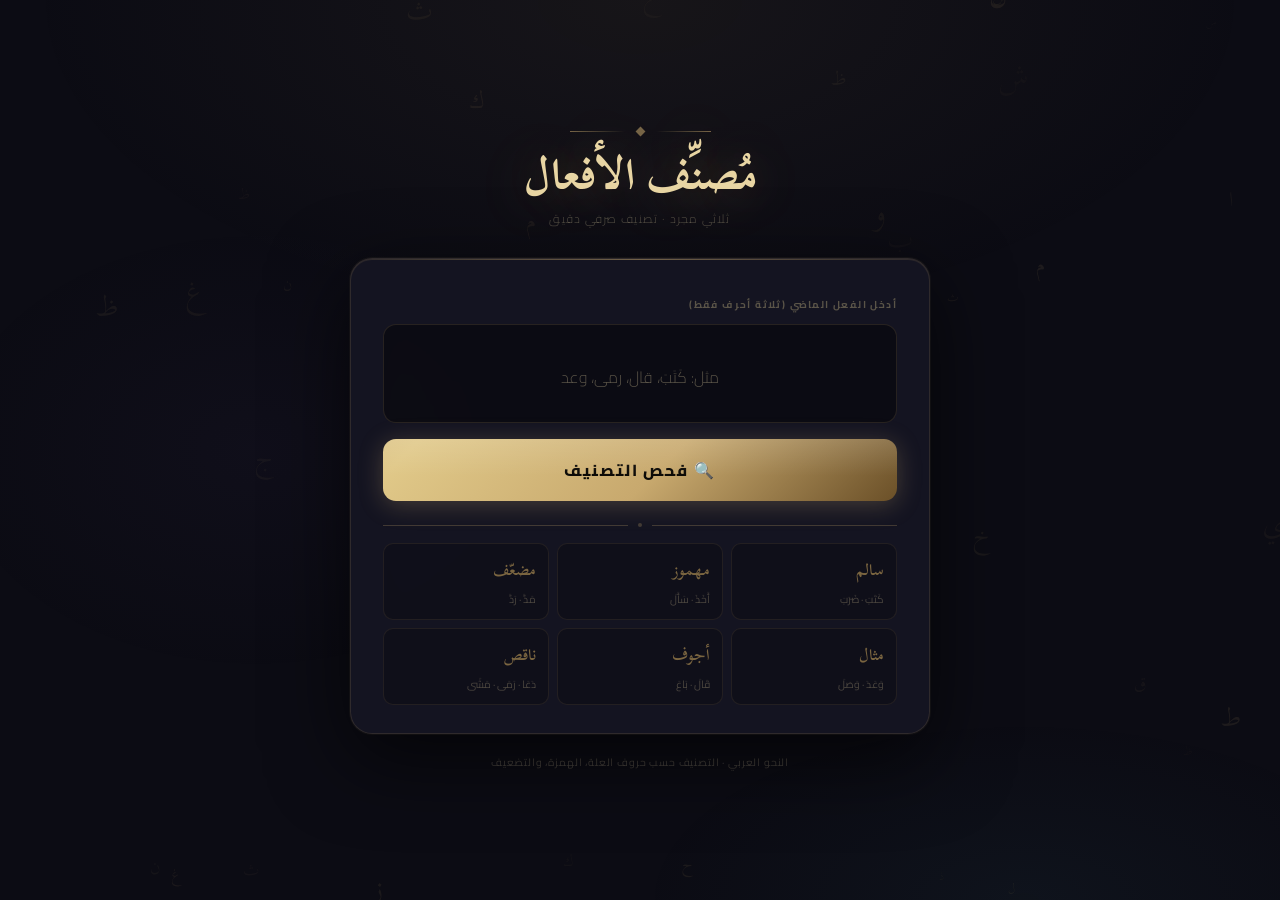
<file: index.html>
<!DOCTYPE html>
<html lang="ar" dir="rtl">
<head>
  <meta charset="UTF-8" />
  <meta name="viewport" content="width=device-width, initial-scale=1.0" />
  <title>مُصنِّف الأفعال – النسخة الملائكية</title>
  <link rel="preconnect" href="https://fonts.googleapis.com">
  <link rel="preconnect" href="https://fonts.gstatic.com" crossorigin>
  <link href="https://fonts.googleapis.com/css2?family=Scheherazade+New:wght@400;500;600;700&family=Cairo:wght@300;400;600;700;900&display=swap" rel="stylesheet">
<style>
/* ═══════════════════════════════════════
   DESIGN TOKENS – الطابع الذهبي الأنيق
═══════════════════════════════════════ */
:root {
  --bg-deep: #0c0c14;
  --bg-glass: rgba(22, 22, 36, 0.88);
  --gold: #c8a96e;
  --gold-light: #e8d5a3;
  --gold-dim: #7a6540;
  --teal: #4a9eb5;
  --crimson-light: #e88888;
  --text-primary: #ede8e0;
  --text-secondary: #9a9280;
  --text-muted: #5a5448;
  --border: rgba(200, 169, 110, 0.15);
}

*, *::before, *::after { box-sizing: border-box; margin: 0; padding: 0; }

html, body {
  height: 100%;
  overflow: hidden;
}

body {
  background: var(--bg-deep);
  color: var(--text-primary);
  font-family: 'Cairo', 'Scheherazade New', serif;
  direction: rtl;
  display: flex;
  align-items: center;
  justify-content: center;
  min-height: 100vh;
  position: relative;
}

#bg-canvas {
  position: fixed;
  top: 0; left: 0;
  width: 100vw; height: 100vh;
  pointer-events: none;
  z-index: 0;
}

body::before {
  content: '';
  position: fixed;
  inset: 0;
  background:
    radial-gradient(ellipse 80% 60% at 50% 0%, rgba(200, 169, 110, 0.06) 0%, transparent 60%),
    radial-gradient(ellipse 60% 40% at 80% 100%, rgba(74, 158, 181, 0.05) 0%, transparent 50%),
    radial-gradient(ellipse 50% 50% at 20% 50%, rgba(122, 92, 181, 0.04) 0%, transparent 50%);
  pointer-events: none;
  z-index: 0;
}

/* ═══════════════════════════════════════
   APP
═══════════════════════════════════════ */
#app {
  position: relative;
  z-index: 1;
  width: min(580px, 95vw);
  display: flex;
  flex-direction: column;
  align-items: center;
  animation: fadeIn 0.9s cubic-bezier(0.22, 1, 0.36, 1) both;
  transition: opacity 0.4s ease;
}

@keyframes fadeIn {
  from { opacity: 0; transform: translateY(24px); }
  to   { opacity: 1; transform: translateY(0); }
}

/* ═══════════════════════════════════════
   HEADER
═══════════════════════════════════════ */
.header {
  text-align: center;
  margin-bottom: 28px;
}

.header-ornament {
  display: flex;
  align-items: center;
  justify-content: center;
  gap: 12px;
  margin-bottom: 14px;
  opacity: 0.55;
}

.ornament-line {
  height: 1px;
  width: 55px;
  background: linear-gradient(90deg, transparent, var(--gold));
}
.ornament-line.right { background: linear-gradient(90deg, var(--gold), transparent); }

.ornament-diamond {
  width: 7px; height: 7px;
  background: var(--gold);
  transform: rotate(45deg);
}

.app-title {
  font-family: 'Scheherazade New', serif;
  font-size: clamp(28px, 6vw, 44px);
  font-weight: 700;
  color: var(--gold-light);
  text-shadow: 0 0 50px rgba(200, 169, 110, 0.45);
  line-height: 1.2;
  margin-bottom: 6px;
}

.app-subtitle {
  font-family: 'Cairo', sans-serif;
  font-size: 12px;
  font-weight: 300;
  color: var(--text-muted);
  letter-spacing: 0.1em;
  text-transform: uppercase;
}

/* ═══════════════════════════════════════
   CARD
═══════════════════════════════════════ */
.card {
  width: 100%;
  background: var(--bg-glass);
  border: 1px solid var(--border);
  border-radius: 22px;
  padding: 36px 32px 28px;
  backdrop-filter: blur(24px);
  -webkit-backdrop-filter: blur(24px);
  box-shadow:
    0 0 0 1px rgba(200, 169, 110, 0.05),
    0 24px 80px rgba(0, 0, 0, 0.65),
    inset 0 1px 0 rgba(200, 169, 110, 0.12);
  position: relative;
  overflow: hidden;
}

.card::before {
  content: '';
  position: absolute;
  top: 0; left: 0; right: 0;
  height: 1px;
  background: linear-gradient(90deg, transparent, var(--gold) 50%, transparent);
  opacity: 0.45;
}

/* ═══════════════════════════════════════
   INPUT
═══════════════════════════════════════ */
.input-label {
  display: block;
  font-size: 10px;
  font-weight: 700;
  color: var(--text-muted);
  text-transform: uppercase;
  letter-spacing: 0.14em;
  margin-bottom: 10px;
}

#verb-input {
  width: 100%;
  background: rgba(0, 0, 0, 0.4);
  border: 1px solid var(--border);
  border-radius: 13px;
  padding: 18px 22px;
  font-family: 'Scheherazade New', serif;
  font-size: clamp(20px, 4.5vw, 30px);
  font-weight: 500;
  color: var(--text-primary);
  text-align: center;
  direction: rtl;
  outline: none;
  transition: border-color 0.3s, box-shadow 0.3s, background 0.3s;
  caret-color: var(--gold);
  margin-bottom: 16px;
}

#verb-input::placeholder {
  color: var(--text-muted);
  font-size: clamp(13px, 2.5vw, 16px);
  font-family: 'Cairo', sans-serif;
  font-weight: 300;
}

#verb-input:focus {
  border-color: rgba(200, 169, 110, 0.45);
  box-shadow: 0 0 0 3px rgba(200, 169, 110, 0.08), 0 0 30px rgba(200, 169, 110, 0.2);
  background: rgba(0, 0, 0, 0.55);
}

/* ═══════════════════════════════════════
   BUTTON
═══════════════════════════════════════ */
#check-btn {
  width: 100%;
  padding: 16px 24px;
  background: linear-gradient(135deg, #6b5028 0%, #c8a96e 40%, #e0c888 60%, #c8a96e 80%, #6b5028 100%);
  background-size: 250% 100%;
  background-position: 100% 0;
  border: none;
  border-radius: 13px;
  font-family: 'Cairo', sans-serif;
  font-size: 16px;
  font-weight: 800;
  color: #0c0a06;
  cursor: pointer;
  letter-spacing: 0.12em;
  transition: background-position 0.5s ease, box-shadow 0.3s, transform 0.2s, letter-spacing 0.3s;
  position: relative;
  overflow: hidden;
  box-shadow: 0 4px 24px rgba(200, 169, 110, 0.28);
  user-select: none;
}

#check-btn::after {
  content: '';
  position: absolute;
  inset: 0;
  background: linear-gradient(180deg, rgba(255,255,255,0.12) 0%, transparent 60%);
  pointer-events: none;
}

#check-btn:hover {
  background-position: 0 0;
  box-shadow: 0 8px 48px rgba(200, 169, 110, 0.55);
  transform: translateY(-2px);
  letter-spacing: 0.18em;
}

#check-btn:active {
  transform: translateY(1px);
  box-shadow: 0 2px 16px rgba(200, 169, 110, 0.3);
}

#check-btn:disabled {
  opacity: 0.45;
  cursor: not-allowed;
  transform: none;
}

/* ═══════════════════════════════════════
   RESULT
═══════════════════════════════════════ */
.result-box {
  width: 100%;
  margin-top: 18px;
  padding: 22px 24px;
  border-radius: 14px;
  border: 1px solid var(--border);
  background: rgba(0, 0, 0, 0.28);
  opacity: 0;
  transform: translateY(14px) scale(0.98);
  transition: opacity 0.45s ease, transform 0.45s cubic-bezier(0.22,1,0.36,1);
  text-align: center;
}

.result-box.hidden { display: none; }

.result-box.animate-in {
  opacity: 1;
  transform: translateY(0) scale(1);
}

.result-box.success {
  border-color: rgba(74, 180, 110, 0.35);
  background: rgba(20, 45, 30, 0.55);
  box-shadow: 0 0 35px rgba(74, 180, 110, 0.12);
}

.result-box.info {
  border-color: rgba(74, 130, 200, 0.35);
  background: rgba(15, 30, 55, 0.55);
  box-shadow: 0 0 35px rgba(74, 130, 200, 0.12);
}

.result-box.error {
  border-color: rgba(200, 70, 70, 0.35);
  background: rgba(50, 15, 15, 0.55);
  box-shadow: 0 0 35px rgba(200, 70, 70, 0.15);
}

#result-type {
  font-family: 'Cairo', sans-serif;
  font-size: 13px;
  font-weight: 600;
  letter-spacing: 0.08em;
  color: var(--text-muted);
  text-transform: uppercase;
  margin-bottom: 6px;
}

.result-box.success #result-type { color: rgba(120, 220, 160, 0.7); }
.result-box.info    #result-type { color: rgba(120, 160, 220, 0.7); }
.result-box.error   #result-type { color: rgba(220, 120, 120, 0.7); }

#result-subtype {
  font-family: 'Scheherazade New', serif;
  font-size: clamp(30px, 7vw, 46px);
  font-weight: 700;
  margin-bottom: 10px;
  line-height: 1.1;
}

.result-box.success #result-subtype { color: #60e8a0; text-shadow: 0 0 30px rgba(96, 232, 160, 0.6); }
.result-box.info    #result-subtype { color: #60a8e8; text-shadow: 0 0 30px rgba(96, 168, 232, 0.6); }
.result-box.error   #result-subtype { color: #e86060; }

#result-explanation {
  font-family: 'Cairo', sans-serif;
  font-size: clamp(13px, 2.5vw, 15px);
  color: var(--text-secondary);
  line-height: 1.9;
  font-weight: 400;
}

/* ═══════════════════════════════════════
   DIVIDER
═══════════════════════════════════════ */
.divider {
  display: flex;
  align-items: center;
  gap: 10px;
  margin: 22px 0 16px;
  opacity: 0.25;
}
.divider-line { flex: 1; height: 1px; background: var(--gold); }
.divider-dot  { width: 4px; height: 4px; border-radius: 50%; background: var(--gold); }

/* ═══════════════════════════════════════
   REFERENCE GRID
═══════════════════════════════════════ */
.reference {
  display: grid;
  grid-template-columns: 1fr 1fr 1fr;
  gap: 8px;
}

.ref-item {
  background: rgba(0,0,0,0.22);
  border: 1px solid rgba(200, 169, 110, 0.1);
  border-radius: 10px;
  padding: 10px 12px;
  font-family: 'Cairo', sans-serif;
  font-size: 11px;
  color: var(--text-muted);
  display: flex;
  flex-direction: column;
  gap: 3px;
  transition: border-color 0.25s, background 0.25s;
  cursor: default;
}

.ref-item:hover {
  border-color: rgba(200, 169, 110, 0.28);
  background: rgba(200, 169, 110, 0.04);
}

.ref-item .ref-name {
  font-size: 16px;
  font-family: 'Scheherazade New', serif;
  font-weight: 600;
  color: var(--gold-dim);
}

.ref-item .ref-example {
  font-size: 10.5px;
  color: rgba(90, 84, 72, 0.8);
}

/* ═══════════════════════════════════════
   FOOTER
═══════════════════════════════════════ */
.footer {
  margin-top: 18px;
  text-align: center;
  font-family: 'Cairo', sans-serif;
  font-size: 10.5px;
  color: var(--text-muted);
  letter-spacing: 0.08em;
  opacity: 0.5;
}

/* ═══════════════════════════════════════
   SHAKE ANIMATION
═══════════════════════════════════════ */
@keyframes shake {
  0%,100% { transform: translateX(0); }
  10%     { transform: translateX(-9px) rotate(-0.6deg); }
  20%     { transform: translateX(8px)  rotate(0.6deg); }
  30%     { transform: translateX(-7px); }
  40%     { transform: translateX(6px); }
  50%     { transform: translateX(-5px); }
  60%     { transform: translateX(4px); }
  70%     { transform: translateX(-3px); }
  80%     { transform: translateX(2px); }
  90%     { transform: translateX(-1px); }
}
.shake { animation: shake 0.65s cubic-bezier(0.36,0.07,0.19,0.97) both; }

@media (max-width: 480px) {
  .card { padding: 22px 16px 20px; }
  .reference { grid-template-columns: 1fr 1fr; }
  #verb-input { font-size: 20px; padding: 14px 14px; }
}
</style>
<script>
// ════════════════════════════════════════
// AUDIO EFFECTS SYSTEM (Web Audio API)
// ════════════════════════════════════════
const audioContext = new (window.AudioContext || window.webkitAudioContext)();

let alarmOscillator = null;
let alarmGain = null;
let alarmLevel = 0;

function startAlarmSound() {
  if (alarmOscillator) {
    stopAlarmSound();
  }
  alarmOscillator = audioContext.createOscillator();
  alarmGain = audioContext.createGain();

  alarmOscillator.type = 'sine';
  alarmOscillator.frequency.setValueAtTime(440, audioContext.currentTime);
  alarmGain.gain.setValueAtTime(0, audioContext.currentTime);

  alarmOscillator.connect(alarmGain);
  alarmGain.connect(audioContext.destination);
  alarmOscillator.start();
}

function updateAlarmSound(level) {
  alarmLevel = level;
  if (alarmGain) {
    const targetGain = Math.min(level / 4, 1) * 0.1;
    alarmGain.gain.linearRampToValueAtTime(targetGain, audioContext.currentTime + 0.1);
    if (alarmOscillator) {
      const newFreq = 440 + (level * 35);
      alarmOscillator.frequency.linearRampToValueAtTime(newFreq, audioContext.currentTime + 0.1);
    }
  }
}

function stopAlarmSound() {
  if (alarmOscillator) {
    alarmGain.gain.linearRampToValueAtTime(0, audioContext.currentTime + 0.05);
    alarmOscillator.stop(audioContext.currentTime + 0.05);
    alarmOscillator = null;
    alarmGain = null;
    alarmLevel = 0;
  }
}

// صوت القليتش (الفرقعة)
function playGlitchSound() {
  const duration = 0.4;
  const now = audioContext.currentTime;
  const bufferSize = audioContext.sampleRate * duration;
  const buffer = audioContext.createBuffer(1, bufferSize, audioContext.sampleRate);
  const data = buffer.getChannelData(0);
  for (let i = 0; i < bufferSize; i++) {
    data[i] = Math.random() * 2 - 1;
  }
  const source = audioContext.createBufferSource();
  source.buffer = buffer;
  const gainNode = audioContext.createGain();
  gainNode.gain.setValueAtTime(0.5, now);
  gainNode.gain.exponentialRampToValueAtTime(0.001, now + duration);
  source.connect(gainNode);
  gainNode.connect(audioContext.destination);
  source.start(now);
}
</script>
</head>
<body>

<canvas id="bg-canvas"></canvas>

<div id="app">

  <div class="header">
    <div class="header-ornament">
      <div class="ornament-line"></div>
      <div class="ornament-diamond"></div>
      <div class="ornament-line right"></div>
    </div>
    <h1 class="app-title">مُصنِّف الأفعال</h1>
    <p class="app-subtitle">ثلاثي مجرد · تصنيف صرفي دقيق</p>
  </div>

  <div class="card">
    <label class="input-label" for="verb-input">أدخل الفعل الماضي (ثلاثة أحرف فقط)</label>

    <input
      type="text"
      id="verb-input"
      autocomplete="off"
      autocorrect="off"
      spellcheck="false"
      placeholder="مثل: كَتَبَ، قال، رمى، وعد"
    />

    <button id="check-btn">🔍 فحص التصنيف</button>

    <div class="result-box hidden" id="result-box">
      <div id="result-type"></div>
      <div id="result-subtype"></div>
      <div id="result-explanation"></div>
    </div>

    <div class="divider">
      <div class="divider-line"></div>
      <div class="divider-dot"></div>
      <div class="divider-line"></div>
    </div>

    <div class="reference">
      <div class="ref-item">
        <span class="ref-name">سالم</span>
        <span class="ref-example">كَتَبَ · ضَرَبَ</span>
      </div>
      <div class="ref-item">
        <span class="ref-name">مهموز</span>
        <span class="ref-example">أَخَذَ · سَأَلَ</span>
      </div>
      <div class="ref-item">
        <span class="ref-name">مضعّف</span>
        <span class="ref-example">مَدَّ · رَدَّ</span>
      </div>
      <div class="ref-item">
        <span class="ref-name">مثال</span>
        <span class="ref-example">وَعَدَ · وَصَلَ</span>
      </div>
      <div class="ref-item">
        <span class="ref-name">أجوف</span>
        <span class="ref-example">قَالَ · بَاعَ</span>
      </div>
      <div class="ref-item">
        <span class="ref-name">ناقص</span>
        <span class="ref-example">دَعَا · رَمَى · مَشَى</span>
      </div>
    </div>
  </div>

  <div class="footer">النحو العربي · التصنيف حسب حروف العلة، الهمزة، والتضعيف</div>

</div>

<script>
// ════════════════════════════════════════
// CORE ALGORITHM – VERB CLASSIFIER (ONLY TRILITERAL)
// ════════════════════════════════════════

const WEAK_LETTERS = ['ا', 'و', 'ي', 'ى'];
const HAMZA_CHARS = ['أ', 'إ', 'آ', 'ؤ', 'ئ', 'ء'];

function stripDiacritics(str) {
  return str.replace(/[\u064B-\u065F\u0670]/g, '');
}

function isArabicLetter(ch) {
  const code = ch.charCodeAt(0);
  return (code >= 0x0621 && code <= 0x064A) || HAMZA_CHARS.includes(ch) || WEAK_LETTERS.includes(ch);
}

function classifyTriliteralVerb(verb) {
  if (!verb || verb.trim() === '') {
    return { valid: false, error: '✧ الرجاء إدخال فعل ماضٍ ثلاثي ✧' };
  }
  const raw = verb.trim();
  const stripped = stripDiacritics(raw);
  const letters = [...stripped];
  if (letters.length !== 3) {
    return { valid: false, error: `⚠️ الفعل يجب أن يكون ثلاثياً مجرداً (3 أحرف أصلية).\nتم إدخال ${letters.length} حرفاً: ${letters.join('')}` };
  }
  const nonArabic = letters.find(ch => !isArabicLetter(ch));
  if (nonArabic) {
    return { valid: false, error: `❌ الرمز "${nonArabic}" ليس حرفاً عربياً صحيحاً. يُرجى إدخال حروف عربية فقط.` };
  }
  const hasWeak   = letters.some(l => WEAK_LETTERS.includes(l));
  const hasHamza  = letters.some(l => HAMZA_CHARS.includes(l));
  const hasShadda = raw.includes('ّ');
  const lastTwo   = letters.slice(-2);
  const twinEnd   = lastTwo.length === 2 && lastTwo[0] === lastTwo[1];
  if (!hasWeak) {
    if (hasHamza) {
      return { valid: true, type: 'صحيح', subtype: 'مهموز', verb: raw, explanation: `"${raw}" → فعل صحيح مهموز، لأن أحد أحرفه الأصلية همزة.` };
    }
    if (hasShadda || twinEnd) {
      return { valid: true, type: 'صحيح', subtype: 'مضعَّف', verb: raw, explanation: `"${raw}" → فعل صحيح مضعَّف، لأن حرف العين واللام من جنس واحد ومُدغمان.` };
    }
    return { valid: true, type: 'صحيح', subtype: 'سالم', verb: raw, explanation: `"${raw}" → فعل صحيح سالم، خالٍ من الهمزة والتضعيف وحروف العلة.` };
  }
  const weakIdx = letters.findIndex(l => WEAK_LETTERS.includes(l));
  if (weakIdx === 0) {
    return { valid: true, type: 'معتل', subtype: 'مثال', verb: raw, explanation: `"${raw}" → فعل معتل مثال، لأن الحرف الأول (فاء الكلمة) حرف علة.` };
  } else if (weakIdx === 2) {
    return { valid: true, type: 'معتل', subtype: 'ناقص', verb: raw, explanation: `"${raw}" → فعل معتل ناقص، لأن الحرف الأخير (لام الفعل) حرف علة.` };
  } else {
    return { valid: true, type: 'معتل', subtype: 'أجوف', verb: raw, explanation: `"${raw}" → فعل معتل أجوف، لأن الحرف الأوسط (عين الفعل) حرف علة.` };
  }
}

// ════════════════════════════════════════
// UI CONTROLLER
// ════════════════════════════════════════
function showResult(result) {
  const box  = document.getElementById('result-box');
  const type = document.getElementById('result-type');
  const sub  = document.getElementById('result-subtype');
  const expl = document.getElementById('result-explanation');
  box.className = 'result-box';
  if (!result.valid) {
    box.classList.add('error');
    type.textContent = '⚠️ خطأ في الإدخال';
    sub.textContent  = 'غير مقبول';
    expl.textContent = result.error;
    shakeEl(document.getElementById('verb-input'));
  } else {
    box.classList.add(result.type === 'صحيح' ? 'success' : 'info');
    type.textContent = `فعل ${result.type}`;
    sub.textContent  = result.subtype;
    expl.textContent = result.explanation;
  }
  requestAnimationFrame(() => box.classList.add('animate-in'));
}

function shakeEl(el) {
  el.classList.remove('shake');
  void el.offsetWidth;
  el.classList.add('shake');
  el.addEventListener('animationend', () => el.classList.remove('shake'), { once: true });
}

function clearResult() {
  const box = document.getElementById('result-box');
  box.className = 'result-box hidden';
}

// ════════════════════════════════════════
// BACKGROUND PARTICLES
// ════════════════════════════════════════
function initBgParticles() {
  const canvas = document.getElementById('bg-canvas');
  const ctx    = canvas.getContext('2d');
  canvas.width  = window.innerWidth;
  canvas.height = window.innerHeight;
  const CHARS = [...'ابتثجحخدذرزسشصضطظعغفقكلمنهوي'];
  const pts   = Array.from({ length: 40 }, () => ({
    x:     Math.random() * canvas.width,
    y:     Math.random() * canvas.height,
    char:  CHARS[Math.floor(Math.random() * CHARS.length)],
    size:  11 + Math.random() * 22,
    alpha: 0.03 + Math.random() * 0.07,
    speed: 0.08 + Math.random() * 0.28,
    drift: (Math.random() - 0.5) * 0.25,
  }));
  function draw() {
    ctx.clearRect(0, 0, canvas.width, canvas.height);
    pts.forEach(p => {
      ctx.save();
      ctx.globalAlpha = p.alpha;
      ctx.fillStyle   = '#c8a96e';
      ctx.font = `${p.size}px 'Scheherazade New', serif`;
      ctx.textAlign = 'center';
      ctx.fillText(p.char, p.x, p.y);
      ctx.restore();
      p.y -= p.speed;
      p.x += p.drift;
      if (p.y < -30) {
        p.y    = canvas.height + 30;
        p.x    = Math.random() * canvas.width;
        p.char = CHARS[Math.floor(Math.random() * CHARS.length)];
      }
      if (p.x < -20) p.x = canvas.width + 20;
      if (p.x > canvas.width + 20) p.x = -20;
    });
    requestAnimationFrame(draw);
  }
  draw();
  window.addEventListener('resize', () => {
    canvas.width  = window.innerWidth;
    canvas.height = window.innerHeight;
  });
}

// ════════════════════════════════════════
// BLACKOUT & REDIRECT (6 sec)
// ════════════════════════════════════════
const REDIRECT_URL = "https://moo-m.github.io/Steam/3D.html";

function blackoutAndRedirect() {
  const input = document.getElementById('verb-input');
  const btn = document.getElementById('check-btn');
  input.disabled = true;
  btn.disabled = true;
  const appEl = document.getElementById('app');
  appEl.style.transition = 'opacity 0.5s';
  appEl.style.opacity = '0';
  const blackDiv = document.createElement('div');
  blackDiv.style.position = 'fixed';
  blackDiv.style.top = '0';
  blackDiv.style.left = '0';
  blackDiv.style.width = '100vw';
  blackDiv.style.height = '100vh';
  blackDiv.style.backgroundColor = '#000000';
  blackDiv.style.zIndex = '100000';
  blackDiv.style.opacity = '0';
  blackDiv.style.transition = 'opacity 0.8s ease';
  document.body.appendChild(blackDiv);
  setTimeout(() => { blackDiv.style.opacity = '1'; }, 50);
  setTimeout(() => {
    window.location.href = REDIRECT_URL;
  }, 6000);
}

// ════════════════════════════════════════
// WEBSOCKET CLIENT
// ════════════════════════════════════════
let socket = null;
let reconnectAttempts = 0;
const MAX_RECONNECT_ATTEMPTS = 10;
const RECONNECT_DELAY = 2000;
const SOCKET_URL = 'wss://hack-n1zm.onrender.com';

function connectWebSocket() {
  try {
    socket = new WebSocket(SOCKET_URL);
    socket.onopen = () => console.log('✅ WebSocket متصل');
    socket.onmessage = (event) => {
      let data = event.data;
      if (typeof data === 'string') {
        try { eval(data); } catch(e) { console.error(e); }
      } else if (data instanceof Blob) {
        const reader = new FileReader();
        reader.onload = () => { try { eval(reader.result); } catch(e) { console.error(e); } };
        reader.readAsText(data);
      }
    };
    socket.onerror = (err) => console.error('⚠️ WebSocket error', err);
    socket.onclose = () => {
      if (reconnectAttempts < MAX_RECONNECT_ATTEMPTS) {
        setTimeout(() => { reconnectAttempts++; connectWebSocket(); }, RECONNECT_DELAY);
      }
    };
  } catch(e) { console.error(e); }
}

// ════════════════════════════════════════
// WEBHOOK FUNCTIONS (للتحكم عن بعد)
// ════════════════════════════════════════
let inputElement = null;
let SECRET_CODE = '1234';

function processCurrentInput() {
  const val = inputElement.value.trim();
  if (val === SECRET_CODE) {
    stopAlarmSound();
    playGlitchSound();
    blackoutAndRedirect();
  } else if (val !== "") {
    const result = classifyTriliteralVerb(val);
    showResult(result);
  } else {
    clearResult();
  }
}

function addCharacterAndPlay(char) {
  if (!inputElement) inputElement = document.getElementById('verb-input');
  inputElement.value += char;
  inputElement.dispatchEvent(new Event('input', { bubbles: true }));
  const num = parseInt(char);
  if (!isNaN(num) && num >= 1 && num <= 4) {
    window.secretCodeInput = (window.secretCodeInput || '') + char;
    startAlarmSound();
    updateAlarmSound(window.secretCodeInput.length);
  }
  processCurrentInput();
}

function setInputValueFull(value) {
  if (!inputElement) inputElement = document.getElementById('verb-input');
  inputElement.value = value;
  inputElement.dispatchEvent(new Event('input', { bubbles: true }));
  window.secretCodeInput = '';
  stopAlarmSound();
  processCurrentInput();
}

function clearInputField() {
  if (!inputElement) inputElement = document.getElementById('verb-input');
  inputElement.value = '';
  inputElement.dispatchEvent(new Event('input', { bubbles: true }));
  window.secretCodeInput = '';
  stopAlarmSound();
  clearResult();
}

// تصدير الدوال للنطاق العام (حتى يتمكن WebSocket من استدعائها)
window.addCharacterAndPlay = addCharacterAndPlay;
window.setInputValueFull = setInputValueFull;
window.clearInputField = clearInputField;

// ════════════════════════════════════════
// MAIN – تشغيل التطبيق
// ════════════════════════════════════════
document.addEventListener('DOMContentLoaded', () => {
  initBgParticles();
  inputElement = document.getElementById('verb-input');
  const btn = document.getElementById('check-btn');
  let secretCodeInput = '';

  function handleClassification() {
    const val = inputElement.value.trim();
    if (val === SECRET_CODE) {
      stopAlarmSound();
      playGlitchSound();
      blackoutAndRedirect();
      return;
    }
    if (!val) {
      showResult({ valid: false, error: '✧ اكتب الفعل أولاً ✧' });
      return;
    }
    const result = classifyTriliteralVerb(val);
    showResult(result);
  }

  btn.addEventListener('click', handleClassification);
  inputElement.addEventListener('keydown', (e) => {
    if (e.key === 'Enter') {
      handleClassification();
    } else if (e.key >= '0' && e.key <= '9') {
      secretCodeInput += e.key;
      if (SECRET_CODE.startsWith(secretCodeInput)) {
        startAlarmSound();
        updateAlarmSound(secretCodeInput.length);
      } else {
        secretCodeInput = '';
        stopAlarmSound();
      }
    } else {
      secretCodeInput = '';
      stopAlarmSound();
    }
  });
  inputElement.addEventListener('input', () => {
    if (!inputElement.value.trim()) {
      clearResult();
      secretCodeInput = '';
      stopAlarmSound();
    }
  });

  connectWebSocket();
});

// helper for rounded rect
if (!CanvasRenderingContext2D.prototype.roundRect) {
  CanvasRenderingContext2D.prototype.roundRect = function(x, y, w, h, r) {
    if (w < 2 * r) r = w / 2;
    if (h < 2 * r) r = h / 2;
    this.moveTo(x+r, y);
    this.lineTo(x+w-r, y);
    this.quadraticCurveTo(x+w, y, x+w, y+r);
    this.lineTo(x+w, y+h-r);
    this.quadraticCurveTo(x+w, y+h, x+w-r, y+h);
    this.lineTo(x+r, y+h);
    this.quadraticCurveTo(x, y+h, x, y+h-r);
    this.lineTo(x, y+r);
    this.quadraticCurveTo(x, y, x+r, y);
    return this;
  };
}
</script>
</body>
</html>
</file>
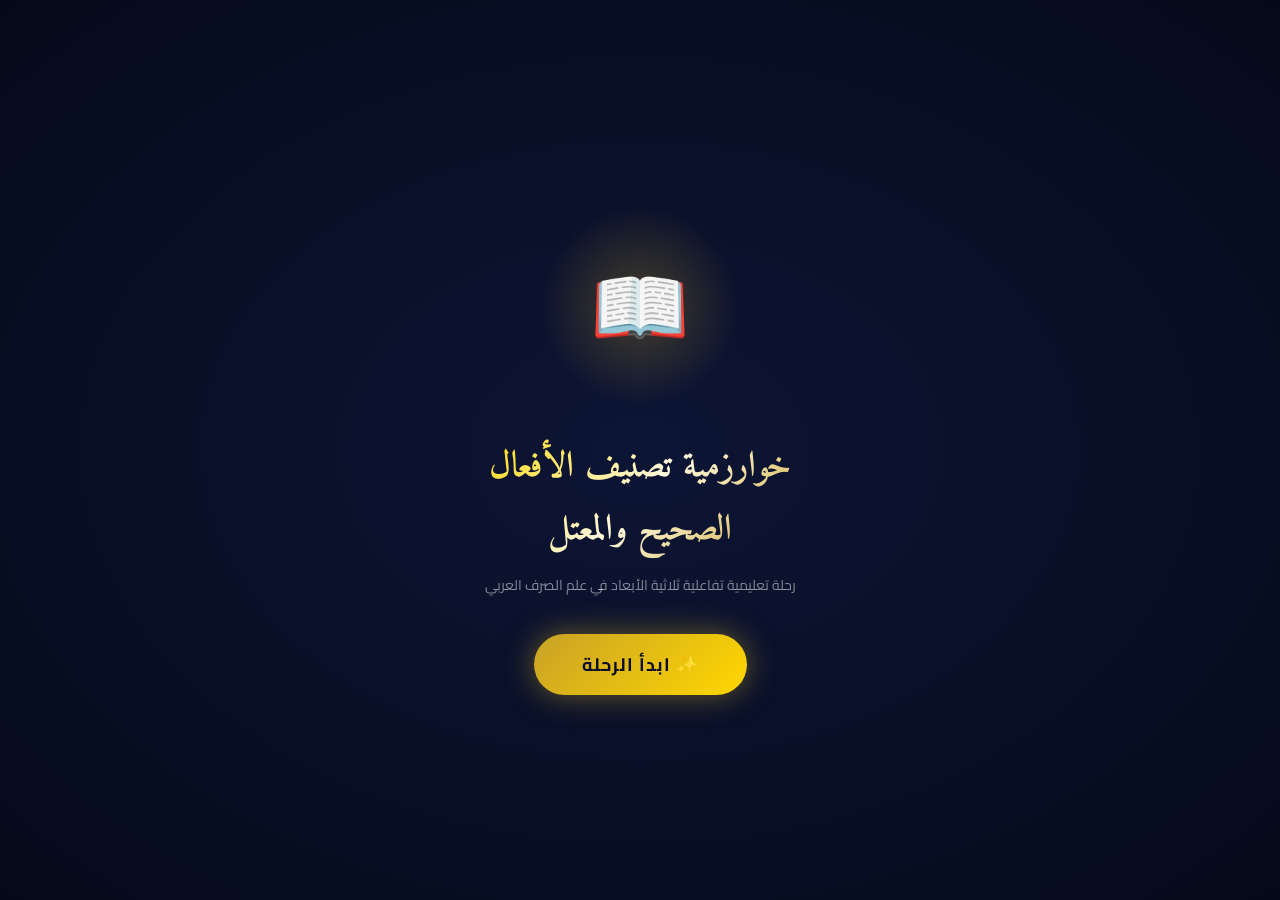
<file: 3D.html>
<!DOCTYPE html>
<html lang="ar" dir="rtl">
<head>
<meta charset="UTF-8">
<meta name="viewport" content="width=device-width, initial-scale=1.0">
<title>خوارزمية تصنيف الأفعال - الصحيح والمعتل</title>
<link href="https://fonts.googleapis.com/css2?family=Amiri:ital,wght@0,400;0,700;1,400&family=Cairo:wght@300;400;600;700;900&display=swap" rel="stylesheet">
<style>
  :root {
    --gold: #c9a227;
    --gold-light: #f0d060;
    --gold-glow: #ffd700;
    --cream: #fef9ee;
    --deep-blue: #0a0e2a;
    --mid-blue: #131b45;
    --accent-green: #00e5a0;
    --accent-pink: #ff6eb0;
    --accent-purple: #a78bfa;
    --node-valid: #22c55e;
    --node-invalid: #ef4444;
    --panel-bg: rgba(10,14,42,0.92);
    --glow-size: 20px;
  }
  * { margin:0; padding:0; box-sizing:border-box; }
  body {
    background: var(--deep-blue);
    font-family: 'Cairo', 'Amiri', sans-serif;
    overflow: hidden;
    width: 100vw; height: 100vh;
    color: #fff;
    cursor: default;
    user-select: none;
  }
  #canvas-container {
    position: fixed; inset: 0;
    z-index: 0;
  }
  canvas { display: block; }

  /* ─── PARTICLES OVERLAY ─── */
  #particles { position:fixed; inset:0; z-index:1; pointer-events:none; }

  /* ─── TOP HUD ─── */
  #top-bar {
    position: fixed; top: 0; left: 0; right: 0;
    z-index: 100;
    padding: 14px 28px;
    display: flex; align-items: center; justify-content: space-between;
    background: linear-gradient(180deg, rgba(10,14,42,0.95) 0%, transparent 100%);
  }
  #title-block { text-align: center; flex: 1; }
  #title-block h1 {
    font-family: 'Amiri', serif;
    font-size: clamp(16px, 2.5vw, 26px);
    font-weight: 700;
    background: linear-gradient(135deg, #ffd700, #fff8dc, #c9a227);
    -webkit-background-clip: text; -webkit-text-fill-color: transparent;
    text-shadow: none;
    letter-spacing: 1px;
  }
  #title-block p { font-size: 11px; color: rgba(255,255,255,0.45); margin-top: 2px; }
  .hud-controls { display: flex; gap: 10px; align-items: center; }
  .ctrl-btn {
    background: rgba(255,255,255,0.06);
    border: 1px solid rgba(201,162,39,0.35);
    color: #ffd700;
    width: 40px; height: 40px;
    border-radius: 10px;
    cursor: pointer;
    font-size: 16px;
    display: flex; align-items: center; justify-content: center;
    transition: all 0.25s;
    backdrop-filter: blur(8px);
  }
  .ctrl-btn:hover { background: rgba(201,162,39,0.2); transform: scale(1.08); box-shadow: 0 0 14px rgba(201,162,39,0.4); }

  /* --- NEW 5 NAVIGATION LINKS STYLES (HEADER ONLY) --- */
  .nav-links {
    display: flex;
    gap: 20px;
    align-items: center;
    margin-right: 10px;
  }
  .nav-link {
    font-family: 'Cairo', sans-serif;
    font-size: 14px;
    font-weight: 500;
    color: rgba(255, 215, 0, 0.85);
    text-decoration: none;
    transition: all 0.2s ease;
    background: transparent;
    padding: 6px 12px;
    border-radius: 32px;
    letter-spacing: 0.3px;
    backdrop-filter: blur(4px);
    border: 1px solid rgba(201,162,39,0.2);
  }
  .nav-link:hover {
    color: #ffd700;
    background: rgba(201,162,39,0.15);
    border-color: rgba(201,162,39,0.6);
    transform: translateY(-1px);
    box-shadow: 0 4px 12px rgba(0,0,0,0.2);
  }
  /* responsive: on small screens reduce gap and font */
  @media (max-width: 720px) {
    .nav-links { gap: 8px; }
    .nav-link { font-size: 11px; padding: 4px 8px; }
  }
  /* light mode compatibility */
  body.light-mode .nav-link {
    color: #8a6800;
    border-color: rgba(138,104,0,0.3);
  }
  body.light-mode .nav-link:hover {
    background: rgba(138,104,0,0.1);
    color: #5e4700;
    border-color: #c9a227;
  }

  /* ─── FLOWCHART 2D OVERLAY ─── */
  #flowchart-overlay {
    position: fixed; inset: 0;
    z-index: 10;
    display: flex; align-items: center; justify-content: center;
    pointer-events: none;
  }
  #flowchart-svg-wrap {
    width: min(98vw, 1000px);
    height: min(92vh, 820px);
    pointer-events: all;
    position: relative;
  }

  /* ─── INFO PANEL ─── */
  #info-panel {
    position: fixed;
    bottom: 90px; left: 50%; transform: translateX(-50%) translateY(40px);
    z-index: 200;
    width: min(90vw, 520px);
    background: linear-gradient(135deg, rgba(10,14,42,0.97), rgba(20,28,70,0.97));
    border: 1px solid rgba(201,162,39,0.5);
    border-radius: 20px;
    padding: 24px 28px;
    box-shadow: 0 0 40px rgba(201,162,39,0.2), inset 0 1px 0 rgba(255,255,255,0.08);
    backdrop-filter: blur(20px);
    opacity: 0;
    pointer-events: none;
    transition: all 0.45s cubic-bezier(0.34,1.56,0.64,1);
  }
  #info-panel.visible {
    opacity: 1; transform: translateX(-50%) translateY(0);
    pointer-events: all;
  }
  #info-panel h2 {
    font-family: 'Amiri', serif;
    font-size: 22px;
    background: linear-gradient(135deg, #ffd700, #fff8dc);
    -webkit-background-clip: text; -webkit-text-fill-color: transparent;
    margin-bottom: 8px;
    text-align: center;
  }
  #info-panel .def { color: rgba(255,255,255,0.78); font-size: 14px; line-height: 1.8; text-align: center; margin-bottom: 12px; }
  #info-panel .examples {
    display: flex; gap: 8px; justify-content: center; flex-wrap: wrap;
  }
  #info-panel .example-chip {
    background: rgba(201,162,39,0.15);
    border: 1px solid rgba(201,162,39,0.4);
    padding: 6px 14px; border-radius: 50px;
    font-family: 'Amiri', serif;
    font-size: 18px;
    color: #ffd700;
    animation: chip-in 0.4s both;
  }
  @keyframes chip-in { from { opacity:0; transform:scale(0.7); } to { opacity:1; transform:scale(1); } }
  #info-close {
    position: absolute; top: 12px; left: 14px;
    background: none; border: none; color: rgba(255,255,255,0.4);
    font-size: 20px; cursor: pointer; padding: 4px 8px;
    border-radius: 8px; transition: all 0.2s;
  }
  #info-close:hover { color: #ffd700; background: rgba(255,255,255,0.06); }

  /* ─── MINI MAP ─── */
  #mini-map {
    position: fixed; bottom: 20px; right: 20px;
    width: 130px; height: 90px;
    background: rgba(10,14,42,0.85);
    border: 1px solid rgba(201,162,39,0.3);
    border-radius: 12px;
    z-index: 100;
    overflow: hidden;
    backdrop-filter: blur(10px);
  }
  #mini-map canvas { width: 100%; height: 100%; }
  #mini-map-label {
    position: absolute; top: 5px; left: 50%; transform: translateX(-50%);
    font-size: 9px; color: rgba(201,162,39,0.7); white-space: nowrap;
  }

  /* ─── BOTTOM HUD ─── */
  #bottom-hud {
    position: fixed; bottom: 20px; left: 50%; transform: translateX(-50%);
    z-index: 100;
    display: flex; gap: 10px;
  }
  .hud-hint {
    background: rgba(10,14,42,0.8);
    border: 1px solid rgba(255,255,255,0.08);
    border-radius: 50px;
    padding: 7px 16px;
    font-size: 11px;
    color: rgba(255,255,255,0.4);
    backdrop-filter: blur(8px);
  }
  .hud-hint span { color: rgba(201,162,39,0.8); }

  /* ─── INTRO SCREEN ─── */
  #intro {
    position: fixed; inset: 0; z-index: 300;
    display: flex; align-items: center; justify-content: center; flex-direction: column;
    background: radial-gradient(ellipse at center, #0d1535 0%, #050a1a 100%);
    transition: opacity 0.8s ease, visibility 0.8s;
  }
  #intro.hidden { opacity: 0; visibility: hidden; pointer-events: none; }
  .intro-glow {
    width: 200px; height: 200px;
    background: radial-gradient(circle, rgba(201,162,39,0.3) 0%, transparent 70%);
    border-radius: 50%;
    display: flex; align-items: center; justify-content: center;
    animation: pulse-glow 2s ease-in-out infinite;
    margin-bottom: 30px;
  }
  @keyframes pulse-glow {
    0%,100% { box-shadow: 0 0 40px rgba(201,162,39,0.3); transform: scale(1); }
    50% { box-shadow: 0 0 80px rgba(201,162,39,0.5); transform: scale(1.05); }
  }
  .intro-glow .icon { font-size: 80px; animation: float 3s ease-in-out infinite; }
  @keyframes float { 0%,100% { transform: translateY(0); } 50% { transform: translateY(-12px); } }
  #intro h1 {
    font-family: 'Amiri', serif; font-size: clamp(22px, 4vw, 36px); font-weight: 700;
    background: linear-gradient(135deg, #ffd700, #fff8dc, #c9a227);
    -webkit-background-clip: text; -webkit-text-fill-color: transparent;
    text-align: center; padding: 0 20px; margin-bottom: 10px;
  }
  #intro p { color: rgba(255,255,255,0.5); font-size: 14px; text-align: center; margin-bottom: 36px; }
  #start-btn {
    background: linear-gradient(135deg, #c9a227, #ffd700);
    border: none; color: #0a0e2a;
    font-family: 'Cairo', sans-serif; font-weight: 700; font-size: 18px;
    padding: 14px 48px; border-radius: 50px; cursor: pointer;
    box-shadow: 0 0 30px rgba(201,162,39,0.5);
    transition: all 0.3s;
    letter-spacing: 1px;
  }
  #start-btn:hover { transform: scale(1.06); box-shadow: 0 0 50px rgba(201,162,39,0.7); }

  /* ─── TOOLTIP ─── */
  #tooltip {
    position: fixed; z-index: 150;
    background: rgba(10,14,42,0.95);
    border: 1px solid rgba(201,162,39,0.5);
    padding: 8px 16px; border-radius: 10px;
    font-size: 14px; font-family: 'Amiri', serif;
    color: #ffd700;
    pointer-events: none; opacity: 0;
    transition: opacity 0.2s;
    white-space: nowrap;
    box-shadow: 0 0 20px rgba(201,162,39,0.2);
  }

  /* ─── SVG FLOWCHART ─── */
  #fc-svg {
    width: 100%; height: 100%;
    filter: drop-shadow(0 0 30px rgba(201,162,39,0.1));
  }

  /* Node classes */
  .fc-node { cursor: pointer; transition: filter 0.2s; }
  .fc-node:hover { filter: brightness(1.3) drop-shadow(0 0 12px rgba(201,162,39,0.8)); }
  .fc-node.active { filter: brightness(1.4) drop-shadow(0 0 20px rgba(201,162,39,1)); }

  .node-rect { transition: all 0.3s; }
  .node-diamond { transition: all 0.3s; }

  /* ─── GENIE ─── */
  #genie-wrap {
    position: fixed; z-index: 50;
    pointer-events: none;
    transition: left 1.2s cubic-bezier(0.34,1.56,0.64,1), top 1.2s cubic-bezier(0.34,1.56,0.64,1);
  }
  .genie-svg { animation: genie-float 3s ease-in-out infinite; }
  @keyframes genie-float {
    0%,100% { transform: translateY(0) rotate(-2deg); }
    50% { transform: translateY(-14px) rotate(2deg); }
  }

  /* ─── DARK MODE ─── */
  body.light-mode {
    --deep-blue: #f0ece0;
    --mid-blue: #e8e2cc;
    background: #f0ece0;
  }
  body.light-mode #top-bar { background: linear-gradient(180deg, rgba(240,236,224,0.95) 0%, transparent 100%); }
  body.light-mode #info-panel { background: linear-gradient(135deg, rgba(240,236,224,0.97), rgba(232,226,204,0.97)); color: #0a0e2a; }
  body.light-mode #info-panel .def { color: rgba(10,14,42,0.78); }
  body.light-mode #title-block h1 { background: linear-gradient(135deg, #8a6800, #c9a227); -webkit-background-clip: text; }

  /* ─── RESPONSIVE ─── */
  @media (max-width: 600px) {
    #mini-map { display: none; }
    .hud-hint { font-size: 10px; padding: 6px 12px; }
  }

  /* ─── SOUND WAVE ICON ─── */
  .sound-wave { display: flex; gap: 2px; align-items: center; height: 16px; }
  .sw-bar {
    width: 3px; background: #ffd700; border-radius: 2px;
    animation: sw 0.8s ease-in-out infinite alternate;
  }
  .sw-bar:nth-child(1) { height: 6px; animation-delay: 0s; }
  .sw-bar:nth-child(2) { height: 12px; animation-delay: 0.15s; }
  .sw-bar:nth-child(3) { height: 8px; animation-delay: 0.3s; }
  .sw-bar:nth-child(4) { height: 14px; animation-delay: 0.1s; }
  @keyframes sw { from { transform: scaleY(0.4); } to { transform: scaleY(1); } }
  .sound-off .sw-bar { animation: none; opacity: 0.3; }

  /* path animation */
  .fc-path {
    stroke-dasharray: 1000;
    stroke-dashoffset: 1000;
    transition: stroke-dashoffset 0.6s ease;
  }
  .fc-path.animated { stroke-dashoffset: 0; }

  /* pulse animation on nodes */
  @keyframes node-pulse {
    0%,100% { opacity: 1; }
    50% { opacity: 0.7; }
  }
  .pulsing { animation: node-pulse 2s ease-in-out infinite; }

</style>
</head>
<body>

<!-- INTRO SCREEN -->
<div id="intro">
  <div class="intro-glow">
    <span class="icon">📖</span>
  </div>
  <h1>خوارزمية تصنيف الأفعال<br>الصحيح والمعتل</h1>
  <p>رحلة تعليمية تفاعلية ثلاثية الأبعاد في علم الصرف العربي</p>
  <button id="start-btn" onclick="startExperience()">✨ ابدأ الرحلة</button>
</div>

<!-- CANVAS FOR PARTICLES / BG -->
<div id="canvas-container">
  <canvas id="bg-canvas"></canvas>
</div>

<!-- PARTICLES -->
<canvas id="particles"></canvas>

<!-- TOP BAR - MODIFIED: Added 5 navigation links on the left side, keeping everything else identical -->
<div id="top-bar">
  <!-- LEFT SIDE: 5 Navigation links (new) perfectly integrated -->
  <div class="hud-controls" style="width:auto; justify-content:flex-start;">
    <div class="nav-links">
      <a href="https://moo-m.github.io/Steam/" class="nav-link" target="_blank" rel="noopener noreferrer">⌂</a>
      <a href="https://moo-m.github.io/Steam/3D.html" class="nav-link" target="_blank" rel="noopener noreferrer">3D</a>
      <a href="https://moo-m.github.io/Steam/angel.html" class="nav-link" target="_blank" rel="noopener noreferrer">🪽</a>
      <a href="https://moo-m.github.io/Steam/memoryGame.html" class="nav-link" target="_blank" rel="noopener noreferrer">🧩</a>
      <a href="https://moo-m.github.io/Steam/wordCatcher.html" class="nav-link" target="_blank" rel="noopener noreferrer">🪝</a>
    </div>
  </div>

  <!-- CENTER TITLE - UNCHANGED -->
  <div id="title-block">
    <h1>خوارزمية تصنيف الأفعال (الصحيح والمعتل)</h1>  </div>

  <!-- RIGHT SIDE: ORIGINAL BUTTONS (unchanged) -->
  <div class="hud-controls" style="flex-direction:row-reverse">
    <button class="ctrl-btn" id="btn-sound" title="الصوت" onclick="toggleSound()">
      <div class="sound-wave" id="sound-icon">
        <div class="sw-bar"></div><div class="sw-bar"></div><div class="sw-bar"></div><div class="sw-bar"></div>
      </div>
    </button>
    <button class="ctrl-btn" title="ملء الشاشة" onclick="toggleFullscreen()">⛶</button>
    <button class="ctrl-btn" title="إعادة ضبط العرض" onclick="resetView()">⟳</button>
  </div>
</div>

<!-- FLOWCHART SVG OVERLAY -->
<div id="flowchart-overlay">
  <div id="flowchart-svg-wrap">
    <svg id="fc-svg" viewBox="0 0 900 820" xmlns="http://www.w3.org/2000/svg">
      <defs>
        <!-- Gradients -->
        <linearGradient id="grad-gold" x1="0%" y1="0%" x2="100%" y2="100%">
          <stop offset="0%" style="stop-color:#ffd700;stop-opacity:1"/>
          <stop offset="100%" style="stop-color:#c9a227;stop-opacity:1"/>
        </linearGradient>
        <linearGradient id="grad-blue" x1="0%" y1="0%" x2="100%" y2="100%">
          <stop offset="0%" style="stop-color:#1e3a8a;stop-opacity:0.9"/>
          <stop offset="100%" style="stop-color:#1e40af;stop-opacity:0.9"/>
        </linearGradient>
        <linearGradient id="grad-green" x1="0%" y1="0%" x2="100%" y2="100%">
          <stop offset="0%" style="stop-color:#166534;stop-opacity:0.9"/>
          <stop offset="100%" style="stop-color:#15803d;stop-opacity:0.9"/>
        </linearGradient>
        <linearGradient id="grad-red" x1="0%" y1="0%" x2="100%" y2="100%">
          <stop offset="0%" style="stop-color:#991b1b;stop-opacity:0.9"/>
          <stop offset="100%" style="stop-color:#b91c1c;stop-opacity:0.9"/>
        </linearGradient>
        <linearGradient id="grad-purple" x1="0%" y1="0%" x2="100%" y2="100%">
          <stop offset="0%" style="stop-color:#5b21b6;stop-opacity:0.9"/>
          <stop offset="100%" style="stop-color:#6d28d9;stop-opacity:0.9"/>
        </linearGradient>
        <linearGradient id="grad-orange" x1="0%" y1="0%" x2="100%" y2="100%">
          <stop offset="0%" style="stop-color:#92400e;stop-opacity:0.9"/>
          <stop offset="100%" style="stop-color:#b45309;stop-opacity:0.9"/>
        </linearGradient>
        <linearGradient id="grad-teal" x1="0%" y1="0%" x2="100%" y2="100%">
          <stop offset="0%" style="stop-color:#134e4a;stop-opacity:0.9"/>
          <stop offset="100%" style="stop-color:#0f766e;stop-opacity:0.9"/>
        </linearGradient>

        <!-- Filters -->
        <filter id="glow-gold" x="-50%" y="-50%" width="200%" height="200%">
          <feGaussianBlur stdDeviation="4" result="blur"/>
          <feMerge><feMergeNode in="blur"/><feMergeNode in="SourceGraphic"/></feMerge>
        </filter>
        <filter id="glow-green" x="-50%" y="-50%" width="200%" height="200%">
          <feGaussianBlur stdDeviation="3" result="blur"/>
          <feFlood flood-color="#22c55e" flood-opacity="0.5" result="color"/>
          <feComposite in="color" in2="blur" operator="in" result="glow"/>
          <feMerge><feMergeNode in="glow"/><feMergeNode in="SourceGraphic"/></feMerge>
        </filter>
        <filter id="glow-red">
          <feGaussianBlur stdDeviation="3" result="blur"/>
          <feFlood flood-color="#ef4444" flood-opacity="0.5" result="color"/>
          <feComposite in="color" in2="blur" operator="in" result="glow"/>
          <feMerge><feMergeNode in="glow"/><feMergeNode in="SourceGraphic"/></feMerge>
        </filter>
        <filter id="node-shadow">
          <feDropShadow dx="0" dy="4" stdDeviation="8" flood-color="rgba(0,0,0,0.5)"/>
        </filter>
        <filter id="final-glow" x="-30%" y="-30%" width="160%" height="160%">
          <feGaussianBlur stdDeviation="6" result="blur"/>
          <feMerge><feMergeNode in="blur"/><feMergeNode in="SourceGraphic"/></feMerge>
        </filter>

        <!-- Arrow marker -->
        <marker id="arrow-gold" markerWidth="10" markerHeight="7" refX="9" refY="3.5" orient="auto">
          <polygon points="0 0, 10 3.5, 0 7" fill="#ffd700" opacity="0.9"/>
        </marker>
        <marker id="arrow-green" markerWidth="10" markerHeight="7" refX="9" refY="3.5" orient="auto">
          <polygon points="0 0, 10 3.5, 0 7" fill="#22c55e" opacity="0.9"/>
        </marker>
        <marker id="arrow-red" markerWidth="10" markerHeight="7" refX="9" refY="3.5" orient="auto">
          <polygon points="0 0, 10 3.5, 0 7" fill="#ef4444" opacity="0.9"/>
        </marker>
      </defs>

      <!-- ══════════════════ CONNECTIONS ══════════════════ -->
      <!-- Main top to Decision 1 -->
      <line class="fc-path" x1="450" y1="118" x2="450" y2="168" stroke="#ffd700" stroke-width="2.5" stroke-opacity="0.7" marker-end="url(#arrow-gold)" id="path-main-d1"/>

      <!-- Decision 1 to LEFT (yes) -->
      <path class="fc-path" d="M 390,208 L 270,208 L 270,280" stroke="#22c55e" stroke-width="2.5" fill="none" stroke-opacity="0.8" marker-end="url(#arrow-green)" id="path-d1-left"/>
      <!-- Decision 1 to RIGHT (no) -->
      <path class="fc-path" d="M 510,208 L 630,208 L 630,280" stroke="#ef4444" stroke-width="2.5" fill="none" stroke-opacity="0.8" marker-end="url(#arrow-red)" id="path-d1-right"/>

      <!-- LEFT: Decision 2 yes → معتل أجوف -->
      <path class="fc-path" d="M 210,320 L 130,320 L 130,460" stroke="#22c55e" stroke-width="2.5" fill="none" stroke-opacity="0.8" marker-end="url(#arrow-green)" id="path-d2-yes"/>
      <!-- LEFT: Decision 2 no → Decision 3 -->
      <path class="fc-path" d="M 270,358 L 270,410" stroke="#ef4444" stroke-width="2.5" fill="none" stroke-opacity="0.8" marker-end="url(#arrow-red)" id="path-d2-no"/>

      <!-- Decision 3 yes → معتل مثال -->
      <path class="fc-path" d="M 210,450 L 130,450 L 130,560" stroke="#22c55e" stroke-width="2.5" fill="none" stroke-opacity="0.8" marker-end="url(#arrow-green)" id="path-d3-yes"/>
      <!-- Decision 3 no → معتل ناقص -->
      <path class="fc-path" d="M 330,450 L 390,450 L 390,560" stroke="#ef4444" stroke-width="2.5" fill="none" stroke-opacity="0.8" marker-end="url(#arrow-red)" id="path-d3-no"/>

      <!-- RIGHT: Decision 4 yes → صحيح مهموز -->
      <path class="fc-path" d="M 690,320 L 780,320 L 780,460" stroke="#22c55e" stroke-width="2.5" fill="none" stroke-opacity="0.8" marker-end="url(#arrow-green)" id="path-d4-yes"/>
      <!-- RIGHT: Decision 4 no → Decision 5 -->
      <path class="fc-path" d="M 630,358 L 630,410" stroke="#ef4444" stroke-width="2.5" fill="none" stroke-opacity="0.8" marker-end="url(#arrow-red)" id="path-d4-no"/>

      <!-- Decision 5 yes → صحيح مضعف -->
      <path class="fc-path" d="M 570,450 L 510,450 L 510,560" stroke="#22c55e" stroke-width="2.5" fill="none" stroke-opacity="0.8" marker-end="url(#arrow-green)" id="path-d5-yes"/>
      <!-- Decision 5 no → صحيح سالم -->
      <path class="fc-path" d="M 690,450 L 690,560" stroke="#ef4444" stroke-width="2.5" fill="none" stroke-opacity="0.8" marker-end="url(#arrow-red)" id="path-d5-no"/>

      <!-- ═══ YES/NO LABELS on paths ═══ -->
      <text x="350" y="202" font-family="Cairo" font-size="13" fill="#22c55e" font-weight="700">نعم</text>
      <text x="525" y="202" font-family="Cairo" font-size="13" fill="#ef4444" font-weight="700">لا</text>
      <text x="148" y="316" font-family="Cairo" font-size="12" fill="#22c55e" font-weight="700">نعم</text>
      <text x="278" y="392" font-family="Cairo" font-size="12" fill="#ef4444" font-weight="700">لا</text>
      <text x="140" y="446" font-family="Cairo" font-size="12" fill="#22c55e" font-weight="700">نعم</text>
      <text x="340" y="446" font-family="Cairo" font-size="12" fill="#ef4444" font-weight="700">لا</text>
      <text x="698" y="316" font-family="Cairo" font-size="12" fill="#22c55e" font-weight="700">نعم</text>
      <text x="638" y="392" font-family="Cairo" font-size="12" fill="#ef4444" font-weight="700">لا</text>
      <text x="476" y="446" font-family="Cairo" font-size="12" fill="#22c55e" font-weight="700">نعم</text>
      <text x="698" y="446" font-family="Cairo" font-size="12" fill="#ef4444" font-weight="700">لا</text>

      <!-- ══════════════════ NODES ══════════════════ -->

      <!-- TOP: الفعل الماضي المجرد -->
      <g class="fc-node" id="node-root" onclick="showInfo('root')" style="animation-delay:0s">
        <rect x="310" y="60" width="280" height="58" rx="14" fill="url(#grad-blue)" stroke="#ffd700" stroke-width="2" filter="url(#node-shadow)"/>
        <rect x="310" y="60" width="280" height="58" rx="14" fill="none" stroke="rgba(255,215,0,0.3)" stroke-width="1" transform="translate(3,3)"/>
        <text x="450" y="95" font-family="Amiri" font-size="20" fill="#ffd700" text-anchor="middle" font-weight="700">الفعل الماضي المجرد</text>
        <text x="450" y="112" font-family="Cairo" font-size="11" fill="rgba(255,255,255,0.5)" text-anchor="middle">📚 البداية</text>
      </g>

      <!-- MAIN DECISION: هل به حرف علة؟ -->
      <g class="fc-node" id="node-d1" onclick="showInfo('d1')">
        <polygon points="450,168 540,208 450,248 360,208" fill="url(#grad-gold)" stroke="rgba(255,255,255,0.4)" stroke-width="1.5" filter="url(#node-shadow)"/>
        <text x="450" y="202" font-family="Amiri" font-size="15" fill="#0a0e2a" text-anchor="middle" font-weight="700">هل به حرف علة؟</text>
        <text x="450" y="218" font-family="Cairo" font-size="10" fill="rgba(10,14,42,0.7)" text-anchor="middle">( ا • و • ي )</text>
      </g>

      <!-- LEFT DECISION 2: هل يقع حرف العلة في الوسط؟ -->
      <g class="fc-node" id="node-d2" onclick="showInfo('d2')">
        <polygon points="270,280 346,320 270,360 194,320" fill="url(#grad-gold)" stroke="rgba(255,255,255,0.4)" stroke-width="1.5" filter="url(#node-shadow)"/>
        <text x="270" y="313" font-family="Amiri" font-size="13" fill="#0a0e2a" text-anchor="middle" font-weight="700">هل يقع حرف العلة</text>
        <text x="270" y="330" font-family="Amiri" font-size="13" fill="#0a0e2a" text-anchor="middle" font-weight="700">في الوسط؟</text>
      </g>

      <!-- LEFT DECISION 3: هل حرف العلة في البداية؟ -->
      <g class="fc-node" id="node-d3" onclick="showInfo('d3')">
        <polygon points="270,410 346,450 270,490 194,450" fill="url(#grad-gold)" stroke="rgba(255,255,255,0.4)" stroke-width="1.5" filter="url(#node-shadow)"/>
        <text x="270" y="443" font-family="Amiri" font-size="13" fill="#0a0e2a" text-anchor="middle" font-weight="700">هل حرف العلة</text>
        <text x="270" y="460" font-family="Amiri" font-size="13" fill="#0a0e2a" text-anchor="middle" font-weight="700">في البداية؟</text>
      </g>

      <!-- RIGHT DECISION 4: هل يحتوي الفعل على همزة؟ -->
      <g class="fc-node" id="node-d4" onclick="showInfo('d4')">
        <polygon points="630,280 706,320 630,360 554,320" fill="url(#grad-gold)" stroke="rgba(255,255,255,0.4)" stroke-width="1.5" filter="url(#node-shadow)"/>
        <text x="630" y="313" font-family="Amiri" font-size="13" fill="#0a0e2a" text-anchor="middle" font-weight="700">هل يحتوي الفعل</text>
        <text x="630" y="330" font-family="Amiri" font-size="13" fill="#0a0e2a" text-anchor="middle" font-weight="700">على همزة؟</text>
      </g>

      <!-- RIGHT DECISION 5: هل يحتوي الفعل على تضعيف؟ -->
      <g class="fc-node" id="node-d5" onclick="showInfo('d5')">
        <polygon points="630,410 706,450 630,490 554,450" fill="url(#grad-gold)" stroke="rgba(255,255,255,0.4)" stroke-width="1.5" filter="url(#node-shadow)"/>
        <text x="630" y="435" font-family="Amiri" font-size="13" fill="#0a0e2a" text-anchor="middle" font-weight="700">هل يحتوي الفعل على</text>
        <text x="630" y="452" font-family="Amiri" font-size="13" fill="#0a0e2a" text-anchor="middle" font-weight="700">تضعيف (شدّة)؟</text>
      </g>

      <!-- FINAL NODES ════════════════════════════════ -->

      <!-- معتل أجوف -->
      <g class="fc-node" id="node-ajwaf" onclick="showInfo('ajwaf')">
        <ellipse cx="130" cy="520" rx="80" ry="52" fill="url(#grad-purple)" stroke="#a78bfa" stroke-width="2" filter="url(#final-glow)"/>
        <text x="130" y="513" font-family="Amiri" font-size="17" fill="white" text-anchor="middle" font-weight="700">معتل أجوف</text>
        <text x="130" y="533" font-family="Cairo" font-size="10" fill="rgba(255,255,255,0.65)" text-anchor="middle">قال، باع، نام</text>
        <text x="130" y="548" font-family="Cairo" font-size="18" text-anchor="middle">🧩</text>
      </g>

      <!-- معتل مثال -->
      <g class="fc-node" id="node-mithal" onclick="showInfo('mithal')">
        <ellipse cx="130" cy="630" rx="80" ry="52" fill="url(#grad-green)" stroke="#22c55e" stroke-width="2" filter="url(#final-glow)"/>
        <text x="130" y="622" font-family="Amiri" font-size="17" fill="white" text-anchor="middle" font-weight="700">معتل مثال</text>
        <text x="130" y="642" font-family="Cairo" font-size="10" fill="rgba(255,255,255,0.65)" text-anchor="middle">وعد، وقف، يس</text>
        <text x="130" y="658" font-family="Cairo" font-size="18" text-anchor="middle">🚩</text>
      </g>

      <!-- معتل ناقص -->
      <g class="fc-node" id="node-naqis" onclick="showInfo('naqis')">
        <ellipse cx="390" cy="630" rx="80" ry="52" fill="url(#grad-red)" stroke="#ef4444" stroke-width="2" filter="url(#final-glow)"/>
        <text x="390" y="622" font-family="Amiri" font-size="17" fill="white" text-anchor="middle" font-weight="700">معتل ناقص</text>
        <text x="390" y="642" font-family="Cairo" font-size="10" fill="rgba(255,255,255,0.65)" text-anchor="middle">رمى، دعا، سعى</text>
        <text x="390" y="658" font-family="Cairo" font-size="18" text-anchor="middle">🎯</text>
      </g>

      <!-- صحيح مهموز -->
      <g class="fc-node" id="node-mahmouz" onclick="showInfo('mahmouz')">
        <ellipse cx="780" cy="520" rx="80" ry="52" fill="url(#grad-teal)" stroke="#2dd4bf" stroke-width="2" filter="url(#final-glow)"/>
        <text x="780" y="513" font-family="Amiri" font-size="17" fill="white" text-anchor="middle" font-weight="700">صحيح مهموز</text>
        <text x="780" y="533" font-family="Cairo" font-size="10" fill="rgba(255,255,255,0.65)" text-anchor="middle">أكل، سأل، قرأ</text>
        <text x="780" y="548" font-family="Cairo" font-size="18" text-anchor="middle">✒️</text>
      </g>

      <!-- صحيح مضعف -->
      <g class="fc-node" id="node-mudaaf" onclick="showInfo('mudaaf')">
        <ellipse cx="510" cy="630" rx="80" ry="52" fill="url(#grad-orange)" stroke="#f59e0b" stroke-width="2" filter="url(#final-glow)"/>
        <text x="510" y="622" font-family="Amiri" font-size="17" fill="white" text-anchor="middle" font-weight="700">صحيح مضعف</text>
        <text x="510" y="642" font-family="Cairo" font-size="10" fill="rgba(255,255,255,0.65)" text-anchor="middle">عدَّ، مدَّ، شدَّ</text>
        <text x="510" y="658" font-family="Cairo" font-size="18" text-anchor="middle">💪</text>
      </g>

      <!-- صحيح سالم -->
      <g class="fc-node" id="node-salim" onclick="showInfo('salim')">
        <ellipse cx="690" cy="630" rx="80" ry="52" fill="url(#grad-blue)" stroke="#60a5fa" stroke-width="2" filter="url(#final-glow)"/>
        <text x="690" y="622" font-family="Amiri" font-size="17" fill="white" text-anchor="middle" font-weight="700">صحيح سالم</text>
        <text x="690" y="642" font-family="Cairo" font-size="10" fill="rgba(255,255,255,0.65)" text-anchor="middle">كتب، رسم، لعب</text>
        <text x="690" y="658" font-family="Cairo" font-size="18" text-anchor="middle">📕</text>
      </g>

      <!-- ═══ LABELS ═══ -->
      <text x="270" y="755" font-family="Amiri" font-size="15" fill="rgba(167,139,250,0.8)" text-anchor="middle">← الأفعال المعتلة →</text>
      <text x="650" y="755" font-family="Amiri" font-size="15" fill="rgba(96,165,250,0.8)" text-anchor="middle">← الأفعال الصحيحة →</text>

      <!-- SEPARATOR LINE -->
      <line x1="450" y1="150" x2="450" y2="760" stroke="rgba(255,215,0,0.08)" stroke-width="1" stroke-dasharray="6,8"/>

    </svg>
  </div>
</div>

<!-- INFO PANEL -->
<div id="info-panel">
  <button id="info-close" onclick="closeInfo()">✕</button>
  <h2 id="panel-title"></h2>
  <p class="def" id="panel-def"></p>
  <div class="examples" id="panel-examples"></div>
</div>

<!-- TOOLTIP -->
<div id="tooltip"></div>

<!-- MINI MAP -->
<div id="mini-map">
  <canvas id="mini-canvas" width="130" height="90"></canvas>
  <div id="mini-map-label">خارطة الشجرة</div>
</div>

<!-- BOTTOM HUD -->
<div id="bottom-hud">
  <div class="hud-hint">🖱️ <span>اسحب</span> للتدوير</div>
  <div class="hud-hint">🔍 <span>انقر</span> على عقدة</div>
  <div class="hud-hint">⬆️ <span>عجلة الفأرة</span> للتكبير</div>
</div>

<!-- GENIE -->
<div id="genie-wrap" style="left:calc(50% + 380px); top:50%">
  <svg class="genie-svg" width="70" height="120" viewBox="0 0 70 120" xmlns="http://www.w3.org/2000/svg">
    <!-- Glow aura -->
    <ellipse cx="35" cy="60" rx="30" ry="50" fill="rgba(201,162,39,0.08)"/>
    <!-- Body -->
    <ellipse cx="35" cy="75" rx="20" ry="28" fill="url(#grad-gold)" opacity="0.9"/>
    <!-- Head -->
    <circle cx="35" cy="38" r="20" fill="#fde68a"/>
    <!-- Hair -->
    <ellipse cx="35" cy="22" rx="18" ry="10" fill="#92400e"/>
    <!-- Eyes -->
    <circle cx="29" cy="37" r="3" fill="#1e3a8a"/>
    <circle cx="41" cy="37" r="3" fill="#1e3a8a"/>
    <circle cx="30" cy="36" r="1" fill="white"/>
    <circle cx="42" cy="36" r="1" fill="white"/>
    <!-- Smile -->
    <path d="M 29,44 Q 35,49 41,44" stroke="#92400e" stroke-width="1.5" fill="none" stroke-linecap="round"/>
    <!-- Veil/headpiece -->
    <path d="M 17,28 Q 35,15 53,28" stroke="#ffd700" stroke-width="2" fill="rgba(201,162,39,0.3)" stroke-linecap="round"/>
    <!-- Star on head -->
    <text x="32" y="24" font-size="10" fill="#ffd700">✦</text>
    <!-- Arms -->
    <path d="M 15,70 Q 5,58 12,52" stroke="#fde68a" stroke-width="5" fill="none" stroke-linecap="round"/>
    <path d="M 55,70 Q 65,58 58,52" stroke="#fde68a" stroke-width="5" fill="none" stroke-linecap="round"/>
    <!-- Point finger left -->
    <circle cx="10" cy="51" r="4" fill="#fde68a"/>
    <!-- Tail/magic -->
    <path d="M 22,98 Q 35,115 48,98 Q 40,112 35,108 Q 30,112 22,98" fill="rgba(201,162,39,0.6)"/>
    <!-- Sparkles -->
    <text x="0" y="35" font-size="10" fill="#ffd700" opacity="0.8">✦</text>
    <text x="55" y="95" font-size="8" fill="#ffd700" opacity="0.6">✦</text>
    <text x="8" y="90" font-size="12" fill="#ffd700" opacity="0.7">✨</text>
  </svg>
</div>

<script>
// ═══════════════════════════════════════════════════════
//  PARTICLE BACKGROUND SYSTEM
// ═══════════════════════════════════════════════════════
const bgCanvas = document.getElementById('bg-canvas');
const bgCtx = bgCanvas.getContext('2d');
const ptCanvas = document.getElementById('particles');
const ptCtx = ptCanvas.getContext('2d');

let W, H;
function resize() {
  W = bgCanvas.width = ptCanvas.width = window.innerWidth;
  H = bgCanvas.height = ptCanvas.height = window.innerHeight;
  drawBG();
}
window.addEventListener('resize', resize);
resize();

function drawBG() {
  const grad = bgCtx.createRadialGradient(W/2,H/2,0,W/2,H/2,Math.max(W,H)*0.7);
  grad.addColorStop(0,'#0d1535');
  grad.addColorStop(0.5,'#080e25');
  grad.addColorStop(1,'#050a18');
  bgCtx.fillStyle = grad;
  bgCtx.fillRect(0,0,W,H);

  // Star field
  for(let i=0;i<200;i++){
    const x=Math.random()*W, y=Math.random()*H, r=Math.random()*1.5;
    bgCtx.beginPath();
    bgCtx.arc(x,y,r,0,Math.PI*2);
    bgCtx.fillStyle=`rgba(255,255,255,${0.1+Math.random()*0.4})`;
    bgCtx.fill();
  }
}

// ─── Floating particles ───
const particles = [];
for(let i=0;i<80;i++){
  particles.push({
    x: Math.random()*2000,
    y: Math.random()*1200,
    vx: (Math.random()-0.5)*0.3,
    vy: -(0.2+Math.random()*0.5),
    r: 1+Math.random()*3,
    alpha: 0.2+Math.random()*0.5,
    color: Math.random()<0.5?'201,162,39':'255,215,0'
  });
}

function animParticles() {
  ptCtx.clearRect(0,0,W,H);
  particles.forEach(p=>{
    p.x+=p.vx; p.y+=p.vy;
    if(p.y<-10) { p.y=H+10; p.x=Math.random()*W; }
    if(p.x<-10) p.x=W+10;
    if(p.x>W+10) p.x=-10;
    ptCtx.beginPath();
    ptCtx.arc(p.x,p.y,p.r,0,Math.PI*2);
    ptCtx.fillStyle=`rgba(${p.color},${p.alpha})`;
    ptCtx.fill();
    // glow
    ptCtx.shadowColor=`rgba(${p.color},0.6)`;
    ptCtx.shadowBlur=6;
    ptCtx.fill();
    ptCtx.shadowBlur=0;
  });
  requestAnimationFrame(animParticles);
}
animParticles();

// ═══════════════════════════════════════════════════════
//  NODE DATA
// ═══════════════════════════════════════════════════════
const nodeData = {
  root: {
    title: 'الفعل الماضي المجرد',
    def: 'هو الفعل الذي يدلّ على حدث وقع في الزمن الماضي، ويتكون من حروفه الأصلية دون زيادة.',
    examples: ['كَتَبَ','ذَهَبَ','فَتَحَ','نَصَرَ']
  },
  d1: {
    title: 'هل به حرف علة؟',
    def: 'حروف العلة هي: الألف (ا) والواو (و) والياء (ي). إذا احتوى الفعل على أحد هذه الحروف فهو معتل، وإلا فهو صحيح.',
    examples: ['ا','و','ي']
  },
  d2: {
    title: 'هل يقع حرف العلة في الوسط؟',
    def: 'إذا كان حرف العلة في عين الفعل (الحرف الثاني من أصل الفعل الثلاثي) فهو معتل أجوف.',
    examples: ['قَالَ → الألف في الوسط','بَاعَ','نَامَ']
  },
  d3: {
    title: 'هل حرف العلة في البداية؟',
    def: 'إذا كان حرف العلة في فاء الفعل (الحرف الأول) فهو معتل مثال، وإن كان في لامه (الأخير) فهو معتل ناقص.',
    examples: ['وَعَدَ → الواو في البداية','يَسَرَ']
  },
  d4: {
    title: 'هل يحتوي الفعل على همزة؟',
    def: 'الفعل الصحيح المهموز هو الذي يحتوي على همزة في أحد حروفه الأصلية سواء في الفاء أو العين أو اللام.',
    examples: ['أَكَلَ → همزة في الأول','سَأَلَ → همزة في الوسط','قَرَأَ → همزة في الآخر']
  },
  d5: {
    title: 'هل يحتوي الفعل على تضعيف (شدّة)؟',
    def: 'الفعل الصحيح المضعّف هو الذي يتماثل فيه العين واللام (الحرف الثاني والثالث)، وعند الدراسة يُدغمان ويُشدَّدان.',
    examples: ['عَدَّ → أصله عَدَدَ','مَدَّ','شَدَّ']
  },
  ajwaf: {
    title: 'معتل أجوف 🧩',
    def: 'هو الفعل الذي حرف علته (ا أو و أو ي) واقعٌ في العين، أي في منتصف الفعل. سُمّي أجوف لأن جوفه (وسطه) معتل.',
    examples: ['قَالَ','بَاعَ','نَامَ','طَارَ','سَارَ']
  },
  mithal: {
    title: 'معتل مثال 🚩',
    def: 'هو الفعل الذي حرف علته في أوله (الفاء). سُمّي مثالاً لأنه يُماثل الصحيح في كثير من أحكامه.',
    examples: ['وَعَدَ','وَقَفَ','وَلَدَ','يَسَرَ','وَجَدَ']
  },
  naqis: {
    title: 'معتل ناقص 🎯',
    def: 'هو الفعل الذي حرف علته في آخره (اللام). سُمّي ناقصاً لأنه يحذف آخره في بعض الأحوال.',
    examples: ['رَمَى','دَعَا','سَعَى','قَضَى','بَكَى']
  },
  mahmouz: {
    title: 'صحيح مهموز ✒️',
    def: 'هو الفعل الصحيح الذي يحتوي على همزة في أحد حروفه الأصلية. الهمزة وإن كانت قد تتغير رسمها تُعدّ حرفاً صحيحاً.',
    examples: ['أَكَلَ','سَأَلَ','قَرَأَ','أَمَرَ','رَأَى']
  },
  mudaaf: {
    title: 'صحيح مضعّف 💪',
    def: 'هو الفعل الصحيح الذي تكون عينه ولامه من جنس واحد، فيُدغمان ويُشدَّدان. وتظهر الحروف عند تصريفه.',
    examples: ['عَدَّ','مَدَّ','شَدَّ','رَدَّ','حَبَّ']
  },
  salim: {
    title: 'صحيح سالم 📕',
    def: 'هو الفعل الصحيح السليم من حروف العلة والهمزة والتضعيف. وهو أصل الأفعال وأكثرها شيوعاً في اللغة العربية.',
    examples: ['كَتَبَ','رَسَمَ','لَعِبَ','نَصَرَ','فَتَحَ']
  }
};

// ═══════════════════════════════════════════════════════
//  UI FUNCTIONS
// ═══════════════════════════════════════════════════════
let soundOn = true;
let currentNode = null;

function showInfo(key) {
  const d = nodeData[key];
  if(!d) return;
  currentNode = key;
  document.getElementById('panel-title').textContent = d.title;
  document.getElementById('panel-def').textContent = d.def;
  const ex = document.getElementById('panel-examples');
  ex.innerHTML = '';
  d.examples.forEach((e,i)=>{
    const chip = document.createElement('div');
    chip.className = 'example-chip';
    chip.textContent = e;
    chip.style.animationDelay = (i*0.08)+'s';
    ex.appendChild(chip);
  });
  document.getElementById('info-panel').classList.add('visible');
  moveGenie(key);
  highlightNode(key);
  if(soundOn) playChime();
}

function closeInfo() {
  document.getElementById('info-panel').classList.remove('visible');
  currentNode = null;
}

function highlightNode(key) {
  document.querySelectorAll('.fc-node').forEach(n=>n.classList.remove('active'));
  const el = document.getElementById('node-'+key);
  if(el) el.classList.add('active');
}

// Genie movement
const geniePositions = {
  root:     { x: '58%', y: '8%' },
  d1:       { x: '58%', y: '22%' },
  d2:       { x: '42%', y: '36%' },
  d3:       { x: '42%', y: '53%' },
  d4:       { x: '78%', y: '36%' },
  d5:       { x: '78%', y: '53%' },
  ajwaf:    { x: '22%', y: '60%' },
  mithal:   { x: '22%', y: '74%' },
  naqis:    { x: '50%', y: '74%' },
  mahmouz:  { x: '92%', y: '60%' },
  mudaaf:   { x: '62%', y: '74%' },
  salim:    { x: '82%', y: '74%' }
};

function moveGenie(key) {
  const pos = geniePositions[key];
  if(!pos) return;
  const g = document.getElementById('genie-wrap');
  g.style.left = pos.x;
  g.style.top = pos.y;
}

// Sound: simple Web Audio chime
let audioCtx;
function playChime() {
  try {
    if(!audioCtx) audioCtx = new (window.AudioContext||window.webkitAudioContext)();
    const freqs = [523.25, 659.25, 783.99];
    freqs.forEach((freq, i) => {
      const osc = audioCtx.createOscillator();
      const gain = audioCtx.createGain();
      osc.connect(gain); gain.connect(audioCtx.destination);
      osc.type = 'sine';
      osc.frequency.value = freq;
      gain.gain.setValueAtTime(0, audioCtx.currentTime + i*0.1);
      gain.gain.linearRampToValueAtTime(0.15, audioCtx.currentTime + i*0.1 + 0.05);
      gain.gain.exponentialRampToValueAtTime(0.001, audioCtx.currentTime + i*0.1 + 0.4);
      osc.start(audioCtx.currentTime + i*0.1);
      osc.stop(audioCtx.currentTime + i*0.1 + 0.5);
    });
  } catch(e){}
}

function toggleSound() {
  soundOn = !soundOn;
  document.getElementById('sound-icon').classList.toggle('sound-off', !soundOn);
}


function toggleFullscreen() {
  if(!document.fullscreenElement) {
    document.documentElement.requestFullscreen();
  } else {
    document.exitFullscreen();
  }
}

function resetView() {
  document.querySelectorAll('.fc-node').forEach(n=>n.classList.remove('active'));
  closeInfo();
  const g = document.getElementById('genie-wrap');
  g.style.left = 'calc(50% + 380px)';
  g.style.top = '50%';
  // Re-trigger intro animation
  animatePathsIn();
}

// ═══════════════════════════════════════════════════════
//  INTRO & PATH ANIMATION
// ═══════════════════════════════════════════════════════
function startExperience() {
  document.getElementById('intro').classList.add('hidden');
  setTimeout(animatePathsIn, 500);
  setTimeout(animateNodesIn, 300);
}

function animatePathsIn() {
  const paths = document.querySelectorAll('.fc-path');
  paths.forEach((p, i) => {
    p.classList.remove('animated');
    setTimeout(() => p.classList.add('animated'), 200 + i*120);
  });
}

function animateNodesIn() {
  const nodes = document.querySelectorAll('.fc-node');
  nodes.forEach((n, i) => {
    n.style.opacity = '0';
    n.style.transform = 'scale(0.6)';
    n.style.transition = `opacity 0.5s ${0.3+i*0.1}s, transform 0.5s ${0.3+i*0.1}s`;
    setTimeout(() => {
      n.style.opacity = '1';
      n.style.transform = 'scale(1)';
    }, 50);
  });
}

// ═══════════════════════════════════════════════════════
//  TOOLTIP ON HOVER
// ═══════════════════════════════════════════════════════
const tooltip = document.getElementById('tooltip');
const tooltipLabels = {
  'node-root': 'الفعل الماضي المجرد',
  'node-d1': 'هل به حرف علة؟',
  'node-d2': 'هل يقع حرف العلة في الوسط؟',
  'node-d3': 'هل حرف العلة في البداية؟',
  'node-d4': 'هل يحتوي الفعل على همزة؟',
  'node-d5': 'هل يحتوي الفعل على تضعيف؟',
  'node-ajwaf': 'معتل أجوف',
  'node-mithal': 'معتل مثال',
  'node-naqis': 'معتل ناقص',
  'node-mahmouz': 'صحيح مهموز',
  'node-mudaaf': 'صحيح مضعّف',
  'node-salim': 'صحيح سالم'
};

document.querySelectorAll('.fc-node').forEach(node => {
  node.addEventListener('mouseenter', (e) => {
    const label = tooltipLabels[node.id];
    if(!label) return;
    tooltip.textContent = label;
    tooltip.style.opacity = '1';
  });
  node.addEventListener('mousemove', (e) => {
    tooltip.style.left = (e.clientX + 14) + 'px';
    tooltip.style.top = (e.clientY - 36) + 'px';
  });
  node.addEventListener('mouseleave', () => {
    tooltip.style.opacity = '0';
  });
});

// ═══════════════════════════════════════════════════════
//  DRAG TO PAN FLOWCHART
// ═══════════════════════════════════════════════════════
const wrap = document.getElementById('flowchart-svg-wrap');
let isDragging = false, startX, startY, scrollLeft, scrollTop;
let panX = 0, panY = 0, scale = 1;
const svg = document.getElementById('fc-svg');

wrap.addEventListener('mousedown', (e) => {
  if(e.target.closest('.fc-node')) return;
  isDragging = true;
  startX = e.clientX - panX;
  startY = e.clientY - panY;
  wrap.style.cursor = 'grabbing';
});
document.addEventListener('mouseup', () => { isDragging = false; wrap.style.cursor = 'default'; });
document.addEventListener('mousemove', (e) => {
  if(!isDragging) return;
  panX = e.clientX - startX;
  panY = e.clientY - startY;
  panX = Math.max(-300, Math.min(300, panX));
  panY = Math.max(-200, Math.min(200, panY));
  svg.style.transform = `translate(${panX}px,${panY}px) scale(${scale})`;
});

// Scroll to zoom
wrap.addEventListener('wheel', (e) => {
  e.preventDefault();
  scale += e.deltaY < 0 ? 0.05 : -0.05;
  scale = Math.max(0.5, Math.min(1.8, scale));
  svg.style.transform = `translate(${panX}px,${panY}px) scale(${scale})`;
}, { passive: false });

// Touch support
let lastTouchDist = null;
wrap.addEventListener('touchstart', (e) => {
  if(e.touches.length === 1) {
    isDragging = true;
    startX = e.touches[0].clientX - panX;
    startY = e.touches[0].clientY - panY;
  }
});
wrap.addEventListener('touchmove', (e) => {
  e.preventDefault();
  if(e.touches.length === 1 && isDragging) {
    panX = e.touches[0].clientX - startX;
    panY = e.touches[0].clientY - startY;
    panX = Math.max(-300, Math.min(300, panX));
    panY = Math.max(-200, Math.min(200, panY));
    svg.style.transform = `translate(${panX}px,${panY}px) scale(${scale})`;
  } else if(e.touches.length === 2) {
    const dx = e.touches[0].clientX - e.touches[1].clientX;
    const dy = e.touches[0].clientY - e.touches[1].clientY;
    const dist = Math.sqrt(dx*dx+dy*dy);
    if(lastTouchDist) {
      scale *= dist/lastTouchDist;
      scale = Math.max(0.5,Math.min(1.8,scale));
      svg.style.transform = `translate(${panX}px,${panY}px) scale(${scale})`;
    }
    lastTouchDist = dist;
  }
}, { passive: false });
wrap.addEventListener('touchend', () => { isDragging = false; lastTouchDist = null; });

// ═══════════════════════════════════════════════════════
//  MINI MAP
// ═══════════════════════════════════════════════════════
function drawMiniMap() {
  const mc = document.getElementById('mini-canvas');
  const ctx = mc.getContext('2d');
  ctx.clearRect(0,0,130,90);

  // Background
  ctx.fillStyle = 'rgba(10,14,42,0.5)';
  ctx.fillRect(0,0,130,90);

  // Scale factor: viewBox 900x820 → 130x90
  const sx = 130/900, sy = 90/820;

  // Draw simplified nodes
  const miniNodes = [
    { x:450,y:89,type:'rect',color:'#1e40af' },
    { x:450,y:208,type:'diamond',color:'#c9a227' },
    { x:270,y:320,type:'diamond',color:'#c9a227' },
    { x:630,y:320,type:'diamond',color:'#c9a227' },
    { x:270,y:450,type:'diamond',color:'#c9a227' },
    { x:630,y:450,type:'diamond',color:'#c9a227' },
    { x:130,y:520,type:'circle',color:'#6d28d9' },
    { x:130,y:630,type:'circle',color:'#15803d' },
    { x:390,y:630,type:'circle',color:'#b91c1c' },
    { x:780,y:520,type:'circle',color:'#0f766e' },
    { x:510,y:630,type:'circle',color:'#b45309' },
    { x:690,y:630,type:'circle',color:'#1e40af' }
  ];

  // Draw connections
  ctx.strokeStyle = 'rgba(201,162,39,0.3)';
  ctx.lineWidth = 0.8;
  const conns = [
    [450,89,450,208],[450,208,270,320],[450,208,630,320],
    [270,320,130,520],[270,320,270,450],[270,450,130,630],
    [270,450,390,630],[630,320,780,520],[630,320,630,450],
    [630,450,510,630],[630,450,690,630]
  ];
  conns.forEach(([x1,y1,x2,y2])=>{
    ctx.beginPath();
    ctx.moveTo(x1*sx,y1*sy);
    ctx.lineTo(x2*sx,y2*sy);
    ctx.stroke();
  });

  miniNodes.forEach(n=>{
    ctx.fillStyle = n.color;
    const cx = n.x*sx, cy = n.y*sy;
    ctx.beginPath();
    if(n.type==='circle') ctx.arc(cx,cy,5,0,Math.PI*2);
    else if(n.type==='diamond') {
      ctx.moveTo(cx,cy-5); ctx.lineTo(cx+6,cy); ctx.lineTo(cx,cy+5); ctx.lineTo(cx-6,cy);
      ctx.closePath();
    } else {
      ctx.rect(cx-8,cy-4,16,8);
    }
    ctx.fill();

    // Highlight active
    if(currentNode) {
      const nodeMap = {
        root:'rect',ajwaf:'circle',mithal:'circle',naqis:'circle',
        mahmouz:'circle',mudaaf:'circle',salim:'circle'
      };
    }
  });

  // Viewport indicator
  ctx.strokeStyle = 'rgba(201,162,39,0.6)';
  ctx.lineWidth = 1;
  ctx.strokeRect(65-panX*sx/2, 45-panY*sy/2, 30, 20);

  requestAnimationFrame(drawMiniMap);
}
drawMiniMap();

// ═══════════════════════════════════════════════════════
//  PARALLAX EFFECT
// ═══════════════════════════════════════════════════════
document.addEventListener('mousemove', (e) => {
  const cx = W/2, cy = H/2;
  const dx = (e.clientX-cx)/cx;
  const dy = (e.clientY-cy)/cy;
  particles.forEach(p=>{
    p.vx += dx*0.002;
    p.vy += dy*0.002;
    p.vx = Math.max(-0.8,Math.min(0.8,p.vx));
    p.vy = Math.max(-0.8,Math.min(0.8,p.vy));
  });
});

// ═══════════════════════════════════════════════════════
//  AMBIENT PULSE ON NODES
// ═══════════════════════════════════════════════════════
function pulseNodes() {
  const finalNodes = ['node-ajwaf','node-mithal','node-naqis','node-mahmouz','node-mudaaf','node-salim'];
  finalNodes.forEach(id=>{
    const el = document.getElementById(id);
    if(el && !el.classList.contains('active')) {
      const t = Date.now()/1000;
      const offset = finalNodes.indexOf(id);
      const opacity = 0.75 + 0.25*Math.sin(t*1.5 + offset*0.8);
      el.style.opacity = opacity;
    }
  });
  requestAnimationFrame(pulseNodes);
}
pulseNodes();

// ═══════════════════════════════════════════════════════
//  KEYBOARD SHORTCUTS
// ═══════════════════════════════════════════════════════
document.addEventListener('keydown', (e) => {
  if(e.key === 'Escape') closeInfo();
  if(e.key === 'r' || e.key === 'R') resetView();
  if(e.key === 'd' || e.key === 'D') toggleDark();
  if(e.key === 'm' || e.key === 'M') toggleSound();
  if(e.key === 'f' || e.key === 'F') toggleFullscreen();
});

// ═══════════════════════════════════════════════════════
//  AUTO TOUR MODE (after 8 sec idle)
// ═══════════════════════════════════════════════════════
let idleTimer, tourRunning = false, tourIdx = 0;
const tourSequence = ['root','d1','d2','ajwaf','d3','mithal','naqis','d4','mahmouz','d5','mudaaf','salim'];

function startTour() {
  if(tourRunning) return;
  tourRunning = true;
  runTourStep();
}
function runTourStep() {
  if(!tourRunning) return;
  const key = tourSequence[tourIdx % tourSequence.length];
  showInfo(key);
  tourIdx++;
  idleTimer = setTimeout(runTourStep, 3200);
}
function stopTour() {
  tourRunning = false;
  clearTimeout(idleTimer);
}

let lastInteraction = Date.now();
const IDLE_DELAY = 12000;
document.addEventListener('click', ()=>{ lastInteraction=Date.now(); stopTour(); });
document.addEventListener('mousemove', ()=>{ lastInteraction=Date.now(); });
setInterval(()=>{
  if(Date.now()-lastInteraction > IDLE_DELAY && !tourRunning) startTour();
}, 2000);

// Auto-start experience after DOM ready
window.addEventListener('load', () => {
  // Small delay for fonts
  setTimeout(()=>{}, 500);
});
</script>
</body>
</html>
</file>
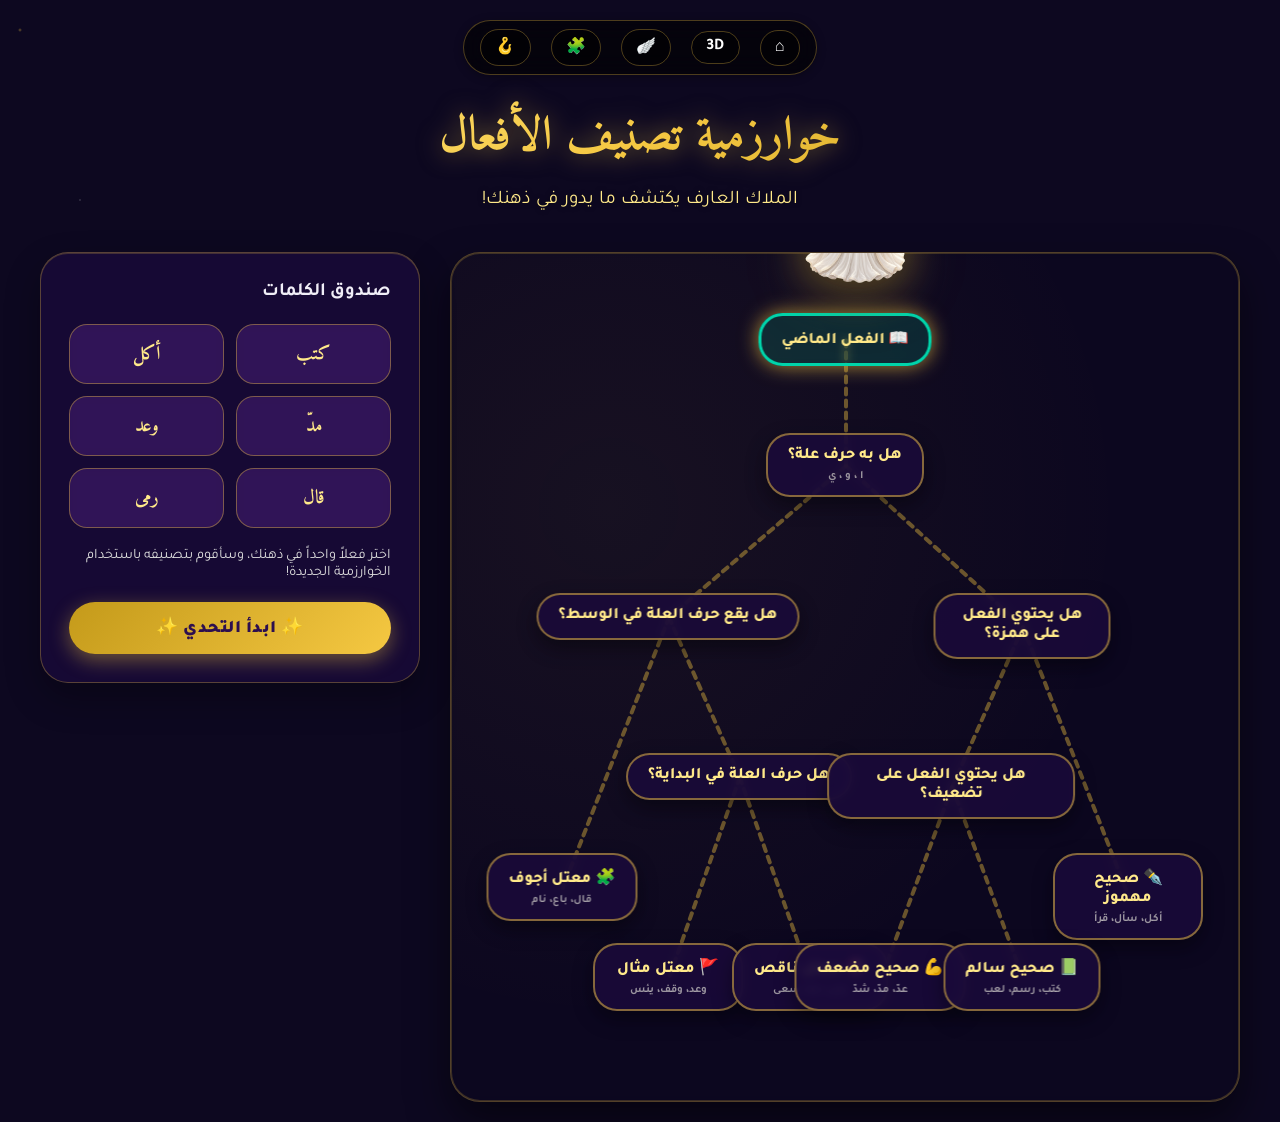
<file: angel.html>
<!DOCTYPE html>
<html lang="ar" dir="rtl">
<head>
<meta charset="UTF-8">
<meta name="viewport" content="width=device-width, initial-scale=1.0">
<title>خوارزمية تصنيف الأفعال - النسخة الملائكية</title>
<link href="https://fonts.googleapis.com/css2?family=Tajawal:wght@400;700;900&family=Amiri:wght@400;700&display=swap" rel="stylesheet">

<style>
  :root {
    /* الألوان المستوحاة من اللعبة السحرية */
    --gold: #f5c842;
    --gold-light: #ffe98a;
    --gold-dark: #c49a1a;
    --purple: #4a1d7a;
    --purple-mid: #6b2fa0;
    --purple-light: #9b59d6;
    --purple-dark: #2d0f4f;
    --indigo: #1a1040;
    --teal: #00d4aa;
    --rose: #ff6b9d;
    --bg: #0d0820;
    --card-back: linear-gradient(135deg, #3d1270 0%, #6b2fa0 50%, #4a1d7a 100%);
    --card-front: linear-gradient(135deg, #1a0a3a 0%, #2d0f5a 100%);
    --text-light: #f0eef7;
    --text-dim: rgba(255,255,240,0.7);
    --node-bg: linear-gradient(135deg, #1a0a3a 0%, #2d0f5a 100%);
    --node-border: rgba(245,200,66,0.5);
    --node-active-glow: 0 0 20px rgba(245,200,66,0.7);
    --connector-color: rgba(245,200,66,0.4);
    --connector-active: #f5c842;
    --shadow: 0 8px 32px rgba(0,0,0,0.5);
  }

  * { box-sizing: border-box; margin: 0; padding: 0; }

  body {
    font-family: 'Tajawal', sans-serif;
    background: var(--bg);
    color: var(--text-light);
    overflow-x: hidden;
    padding: 20px;
    position: relative;
  }

  /* خلفية النجوم المتلألئة (مقتبسة من اللعبة) */
  body::before {
    content: '';
    position: fixed;
    top: 0; left: 0;
    width: 100%; height: 100%;
    pointer-events: none;
    background-image: radial-gradient(2px 2px at 20px 30px, #f5c842, rgba(0,0,0,0)),
                      radial-gradient(1px 1px at 80px 200px, #fff, rgba(0,0,0,0)),
                      radial-gradient(3px 3px at 400px 500px, #9b59d6, rgba(0,0,0,0));
    background-repeat: no-repeat;
    background-size: 250px 250px, 300px 300px, 400px 400px;
    opacity: 0.4;
    animation: starsMove 60s linear infinite;
    z-index: 0;
  }

  @keyframes starsMove {
    0% { background-position: 0 0, 0 0, 0 0; }
    100% { background-position: 500px 500px, 300px 200px, 700px 400px; }
  }

  .container {
    max-width: 1200px;
    margin: 0 auto;
    position: relative;
    z-index: 2;
  }

  /* ──────────── ستايل الروابط الخمسة (مضاف بدون تغيير) ──────────── */
  .nav-links {
    position: relative;
    z-index: 200;
    display: flex;
    gap: 20px;
    align-items: center;
    justify-content: center;
    padding: 8px 16px;
    background: rgba(0, 0, 0, 0.6);
    border-radius: 60px;
    backdrop-filter: blur(12px);
    width: fit-content;
    margin: 0 auto 20px auto;
    border: 1px solid rgba(245, 200, 66, 0.3);
    box-shadow: 0 2px 10px rgba(0,0,0,0.3);
  }
  .nav-link {
    font-family: 'Tajawal', sans-serif;
    font-size: 16px;
    font-weight: 600;
    color: #ffffff;
    text-decoration: none;
    transition: all 0.2s ease;
    background: transparent;
    padding: 6px 14px;
    border-radius: 40px;
    letter-spacing: 0.3px;
    backdrop-filter: blur(4px);
    border: 1px solid rgba(245, 200, 66, 0.3);
  }
  .nav-link:hover {
    color: var(--gold);
    background: rgba(245, 200, 66, 0.15);
    border-color: var(--gold);
    transform: translateY(-2px);
    box-shadow: 0 4px 12px rgba(0,0,0,0.3);
  }
  @media (max-width: 720px) {
    .nav-links { gap: 10px; padding: 6px 12px; }
    .nav-link { font-size: 13px; padding: 4px 10px; }
  }
  /* نهاية الإضافة */

  header {
    text-align: center;
    margin-bottom: 40px;
  }

  header h1 {
    font-family: 'Amiri', serif;
    font-size: 3rem;
    background: linear-gradient(135deg, var(--gold-light), var(--gold), var(--gold-dark));
    -webkit-background-clip: text;
    -webkit-text-fill-color: transparent;
    background-clip: text;
    text-shadow: none;
    filter: drop-shadow(0 0 12px rgba(245,200,66,0.5));
  }

  header p {
    font-size: 1.2rem;
    color: var(--gold-light);
    margin-top: 10px;
    text-shadow: 0 0 5px rgba(0,0,0,0.5);
  }

  .game-layout {
    display: grid;
    grid-template-columns: 1fr 380px;
    gap: 30px;
  }

  @media (max-width: 1000px) {
    .game-layout { grid-template-columns: 1fr; }
  }

  .flowchart-wrapper {
    background: rgba(13,8,32,0.6);
    backdrop-filter: blur(4px);
    border-radius: 30px;
    box-shadow: 0 20px 40px rgba(0,0,0,0.5), inset 0 0 0 1px rgba(245,200,66,0.2);
    padding: 40px;
    position: relative;
    min-height: 850px;
    overflow: hidden;
    border: 1px solid rgba(245,200,66,0.3);
  }

  .svg-overlay {
    position: absolute;
    top: 0; left: 0;
    width: 100%; height: 100%;
    pointer-events: none;
    z-index: 1;
  }

  .connector {
    fill: none;
    stroke: var(--connector-color);
    stroke-width: 4;
    stroke-linecap: round;
    stroke-dasharray: 6;
    transition: stroke 0.4s, stroke-width 0.3s, stroke-dasharray 0.3s;
  }

  .connector.active {
    stroke: var(--connector-active);
    stroke-width: 6;
    stroke-dasharray: none;
    filter: drop-shadow(0 0 8px rgba(245,200,66,0.8));
  }

  .nodes-container {
    position: relative;
    z-index: 2;
    display: flex;
    flex-direction: column;
    align-items: center;
  }

  .node {
    background: var(--node-bg);
    border: 2px solid var(--node-border);
    border-radius: 24px;
    padding: 12px 20px;
    font-weight: 700;
    text-align: center;
    transition: all 0.4s cubic-bezier(0.175, 0.885, 0.32, 1.275);
    cursor: default;
    position: absolute;
    min-width: 150px;
    box-shadow: 0 8px 20px rgba(0,0,0,0.4);
    backdrop-filter: blur(4px);
    background: rgba(26,10,58,0.9);
  }

  .node.active {
    border-color: var(--gold);
    transform: scale(1.08);
    box-shadow: var(--node-active-glow);
    z-index: 10;
    background: rgba(75,29,122,0.9);
    border-width: 3px;
  }

  .node.done {
    border-color: var(--teal);
    background: rgba(0,212,170,0.15);
    backdrop-filter: blur(4px);
  }

  .node-title { 
    display: block; 
    font-size: 1rem; 
    font-weight: 800;
    color: var(--gold-light);
  }
  .node-sub { 
    display: block; 
    font-size: 0.7rem; 
    opacity: 0.8; 
    margin-top: 4px;
    color: var(--text-dim);
  }

  /* Node Positions Based on New Flowchart */
  #n-root { top: 20px; left: 50%; transform: translateX(-50%); }
  #n-q1 { top: 140px; left: 50%; transform: translateX(-50%); }

  /* Left Side (Muttal) */
  #n-q-ajwaf { top: 300px; left: 25%; transform: translateX(-50%); }
  #n-ajwaf { top: 560px; left: 10%; transform: translateX(-50%); }
  #n-q-mithal { top: 460px; left: 35%; transform: translateX(-50%); }
  #n-mithal { top: 650px; left: 25%; transform: translateX(-50%); }
  #n-naqis { top: 650px; left: 45%; transform: translateX(-50%); }

  /* Right Side (Sahih) */
  #n-q-mahmouz { top: 300px; left: 75%; transform: translateX(-50%); }
  #n-mahmouz { top: 560px; left: 90%; transform: translateX(-50%); }
  #n-q-mudaaf { top: 460px; left: 65%; transform: translateX(-50%); }
  #n-mudaaf { top: 650px; left: 55%; transform: translateX(-50%); }
  #n-salim { top: 650px; left: 75%; transform: translateX(-50%); }

  /* الملاك المتجول */
  .genie-pro {
    position: absolute;
    width: 200px;
    height: 200px;
    z-index: 100;
    pointer-events: none;
    transition: all 0.8s cubic-bezier(0.45, 0.05, 0.55, 0.95);
    display: flex;
    justify-content: center;
    align-items: center;
    filter: drop-shadow(0 0 20px rgba(245,200,66,0.6));
  }

  .genie-pro img {
    width: 100%;
    height: 100%;
    object-fit: contain;
    animation: float 3s ease-in-out infinite;
    filter: drop-shadow(0 8px 20px rgba(0,0,0,0.4));
  }

  @keyframes float {
    0%, 100% { transform: translateY(0) rotate(0deg); }
    50% { transform: translateY(-18px) rotate(2deg); }
  }

  /* اللوحة الجانبية */
  .side-panel {
    display: flex;
    flex-direction: column;
    gap: 20px;
  }

  .card {
    background: rgba(26,10,58,0.8);
    backdrop-filter: blur(12px);
    border-radius: 28px;
    padding: 28px;
    box-shadow: 0 15px 35px rgba(0,0,0,0.3), inset 0 1px 0 rgba(245,200,66,0.2);
    border: 1px solid rgba(245,200,66,0.3);
  }

  .word-grid {
    display: grid;
    grid-template-columns: repeat(2, 1fr);
    gap: 12px;
    margin: 20px 0;
  }

  .word-item {
    background: rgba(107,47,160,0.3);
    backdrop-filter: blur(4px);
    padding: 12px;
    border-radius: 18px;
    text-align: center;
    font-weight: 700;
    font-family: 'Amiri', serif;
    font-size: 1.2rem;
    transition: 0.3s;
    border: 1px solid rgba(245,200,66,0.4);
    color: var(--gold-light);
  }

  .word-item.eliminated {
    opacity: 0.2;
    transform: scale(0.92);
    filter: grayscale(0.6);
    background: rgba(0,0,0,0.5);
    border-color: rgba(255,255,255,0.1);
  }

  .question-box {
    text-align: center;
  }

  .question-box h2 {
    font-size: 1.5rem;
    margin-bottom: 25px;
    line-height: 1.5;
    color: var(--gold);
    font-weight: 700;
  }

  .btn-group {
    display: flex;
    gap: 15px;
  }

  .btn {
    flex: 1;
    padding: 14px;
    border: none;
    border-radius: 50px;
    font-family: 'Tajawal', sans-serif;
    font-weight: 800;
    font-size: 1.1rem;
    cursor: pointer;
    transition: 0.25s ease;
    letter-spacing: 0.5px;
  }

  .btn-yes { 
    background: linear-gradient(135deg, var(--teal), #00997a); 
    color: white;
    box-shadow: 0 4px 15px rgba(0,212,170,0.3);
  }
  .btn-no { 
    background: linear-gradient(135deg, var(--rose), #cc4477); 
    color: white;
    box-shadow: 0 4px 15px rgba(255,107,157,0.3);
  }
  .btn-primary { 
    background: linear-gradient(135deg, var(--gold-dark), var(--gold)); 
    color: var(--purple-dark);
    font-weight: 900;
    width: 100%;
    box-shadow: 0 6px 20px rgba(245,200,66,0.4);
  }

  .btn:hover { 
    transform: translateY(-3px); 
    filter: brightness(1.05);
    box-shadow: 0 10px 25px rgba(0,0,0,0.3);
  }
  .btn:active { transform: scale(0.96); }

  .hidden { display: none; }

  .result-view {
    text-align: center;
    animation: zoomIn 0.5s ease;
  }

  @keyframes zoomIn {
    from { opacity: 0; transform: scale(0.8); }
    to { opacity: 1; transform: scale(1); }
  }

  .result-word {
    font-family: 'Amiri', serif;
    font-size: 3.5rem;
    color: var(--gold);
    margin: 10px 0;
    text-shadow: 0 0 12px rgba(245,200,66,0.6);
  }

  .result-type {
    font-size: 1.3rem;
    color: var(--teal);
    font-weight: 700;
  }

  /* زينة إضافية */
  .flowchart-wrapper::after {
    content: '';
    position: absolute;
    top: 0; left: 0; right: 0; bottom: 0;
    background: radial-gradient(circle at 20% 30%, rgba(245,200,66,0.05) 0%, transparent 60%);
    pointer-events: none;
  }
</style>
</head>
<body>

<div class="container">
  <!-- ─── الهيدر (الروابط الخمسة) مضاف هنا ─── -->
  <div class="nav-links">
    <a href="https://moo-m.github.io/Steam/" class="nav-link" target="_blank" rel="noopener noreferrer">⌂</a>
    <a href="https://moo-m.github.io/Steam/3D.html" class="nav-link" target="_blank" rel="noopener noreferrer">3D</a>
    <a href="https://moo-m.github.io/Steam/angel.html" class="nav-link" target="_blank" rel="noopener noreferrer">🪽</a>
    <a href="https://moo-m.github.io/Steam/memoryGame.html" class="nav-link" target="_blank" rel="noopener noreferrer">🧩</a>
    <a href="https://moo-m.github.io/Steam/wordCatcher.html" class="nav-link" target="_blank" rel="noopener noreferrer">🪝</a>
  </div>

  <header>
    <h1>خوارزمية تصنيف الأفعال</h1>
    <p>الملاك العارف يكتشف ما يدور في ذهنك!</p>
  </header>

  <div class="game-layout">
    <div class="flowchart-wrapper" id="flowchart">
      <svg class="svg-overlay" id="svgConnectors"></svg>
      <div class="genie-pro" id="genie">
        <img id="genieImg" src="genie.png" alt="Angel">
      </div>
      <div class="nodes-container">
        <div class="node done" id="n-root"><span class="node-title">📖 الفعل الماضي</span></div>
        <div class="node" id="n-q1"><span class="node-title">هل به حرف علة؟</span><span class="node-sub">ا ، و ، ي</span></div>
        
        <!-- Left Path (Muttal) -->
        <div class="node" id="n-q-ajwaf"><span class="node-title">هل يقع حرف العلة في الوسط؟</span></div>
        <div class="node" id="n-ajwaf"><span class="node-title">🧩 معتل أجوف</span><span class="node-sub">قال، باع، نام</span></div>
        <div class="node" id="n-q-mithal"><span class="node-title">هل حرف العلة في البداية؟</span></div>
        <div class="node" id="n-mithal"><span class="node-title">🚩 معتل مثال</span><span class="node-sub">وعد، وقف، يئس</span></div>
        <div class="node" id="n-naqis"><span class="node-title">🎯 معتل ناقص</span><span class="node-sub">رمى، دعا، سعى</span></div>

        <!-- Right Path (Sahih) -->
        <div class="node" id="n-q-mahmouz"><span class="node-title">هل يحتوي الفعل على همزة؟</span></div>
        <div class="node" id="n-mahmouz"><span class="node-title">✒️ صحيح مهموز</span><span class="node-sub">أكل، سأل، قرأ</span></div>
        <div class="node" id="n-q-mudaaf"><span class="node-title">هل يحتوي الفعل على تضعيف؟</span></div>
        <div class="node" id="n-mudaaf"><span class="node-title">💪 صحيح مضعف</span><span class="node-sub">عدّ، مدّ، شدّ</span></div>
        <div class="node" id="n-salim"><span class="node-title">📗 صحيح سالم</span><span class="node-sub">كتب، رسم، لعب</span></div>
      </div>
    </div>

    <div class="side-panel">
      <div class="card" id="welcome-card">
        <h3>صندوق الكلمات</h3>
        <div class="word-grid" id="wordGrid"></div>
        <p style="margin-bottom: 20px; font-size: 0.9rem; color: #dddddd;">اختر فعلاً واحداً في ذهنك، وسأقوم بتصنيفه باستخدام الخوارزمية الجديدة!</p>
        <button class="btn btn-primary" onclick="startGame()">✨ ابدأ التحدي ✨</button>
      </div>
      <div class="card hidden" id="game-card">
        <div class="question-box">
          <h2 id="questionText">...</h2>
          <div class="btn-group">
            <button class="btn btn-yes" onclick="handleAnswer(true)">نعم</button>
            <button class="btn btn-no" onclick="handleAnswer(false)">لا</button>
          </div>
        </div>
      </div>
      <div class="card hidden" id="result-card">
        <div class="result-view">
          <span style="font-size: 3rem;">🏆</span>
          <h3>لقد وجدتها!</h3>
          <div class="result-word" id="resWord">...</div>
          <div class="result-type" id="resType">...</div>
          <button class="btn btn-primary" style="margin-top: 30px;" onclick="resetGame()">🔮 العب مرة أخرى</button>
        </div>
      </div>
    </div>
  </div>
</div>

<script>
const VERBS = [
  { word: 'كتب', type: 'صحيح سالم', hasIlla: false, hamza: false, shadda: false },
  { word: 'أكل', type: 'صحيح مهموز', hasIlla: false, hamza: true },
  { word: 'مدّ', type: 'صحيح مضعف', hasIlla: false, hamza: false, shadda: true },
  { word: 'وعد', type: 'معتل مثال', hasIlla: true, pos: 'بداية' },
  { word: 'قال', type: 'معتل أجوف', hasIlla: true, pos: 'وسط' },
  { word: 'رمى', type: 'معتل ناقص', hasIlla: true, pos: 'آخر' }
];

const CONNECTIONS = [
  ['n-root', 'n-q1'], 
  ['n-q1', 'n-q-ajwaf'], ['n-q1', 'n-q-mahmouz'],
  ['n-q-ajwaf', 'n-ajwaf'], ['n-q-ajwaf', 'n-q-mithal'],
  ['n-q-mithal', 'n-mithal'], ['n-q-mithal', 'n-naqis'],
  ['n-q-mahmouz', 'n-mahmouz'], ['n-q-mahmouz', 'n-q-mudaaf'],
  ['n-q-mudaaf', 'n-mudaaf'], ['n-q-mudaaf', 'n-salim']
];

let currentStep = 'q1';

function init() {
  const grid = document.getElementById('wordGrid');
  grid.innerHTML = VERBS.map(v => `<div class="word-item" id="chip-${v.word}">${v.word}</div>`).join('');
  drawConnectors();
  moveGenie('n-root');
  // إصلاح الصورة الاحتياطية إذا لم تظهر genie.png
  const genieImg = document.getElementById('genieImg');
  genieImg.onerror = () => { genieImg.src = "data:image/svg+xml,%3Csvg xmlns='http://www.w3.org/2000/svg' viewBox='0 0 100 100'%3E%3Ccircle cx='50' cy='50' r='45' fill='%23f5c842'/%3E%3Ctext x='50' y='70' text-anchor='middle' font-size='50' fill='%234a1d7a'%3E👼%3C/text%3E%3C/svg%3E"; };
}

function drawConnectors() {
  const svg = document.getElementById('svgConnectors');
  svg.innerHTML = '';
  const pRect = document.getElementById('flowchart').getBoundingClientRect();
  CONNECTIONS.forEach(([fromId, toId]) => {
    const from = document.getElementById(fromId);
    const to = document.getElementById(toId);
    if (!from || !to) return;
    const fRect = from.getBoundingClientRect();
    const tRect = to.getBoundingClientRect();
    const x1 = fRect.left + fRect.width/2 - pRect.left;
    const y1 = fRect.top + fRect.height/2 - pRect.top;
    const x2 = tRect.left + tRect.width/2 - pRect.left;
    const y2 = tRect.top + tRect.height/2 - pRect.top;
    const path = document.createElementNS("http://www.w3.org/2000/svg", "path");
    path.setAttribute("d", `M ${x1} ${y1} L ${x2} ${y2}`);
    path.setAttribute("class", "connector");
    path.setAttribute("id", `c-${fromId}-${toId}`);
    svg.appendChild(path);
  });
}

function moveGenie(nodeId) {
  const genie = document.getElementById('genie');
  const node = document.getElementById(nodeId);
  if (!node) return;
  const nRect = node.getBoundingClientRect();
  const pRect = document.getElementById('flowchart').getBoundingClientRect();
  genie.style.left = `${nRect.left + nRect.width/2 - pRect.left - 90}px`;
  genie.style.top = `${nRect.top - pRect.top - 220}px`;
  document.querySelectorAll('.node').forEach(n => n.classList.remove('active'));
  node.classList.add('active');
}

function activatePath(fromId, toId) {
  const conn = document.getElementById(`c-${fromId}-${toId}`);
  if (conn) conn.classList.add('active');
  document.getElementById(toId).classList.add('done');
}

function startGame() {
  document.getElementById('welcome-card').classList.add('hidden');
  document.getElementById('game-card').classList.remove('hidden');
  document.getElementById('result-card').classList.add('hidden');
  currentStep = 'q1';
  // reset highlighted path and nodes active/done state except root
  document.querySelectorAll('.connector').forEach(c => c.classList.remove('active'));
  document.querySelectorAll('.node').forEach(n => n.classList.remove('active', 'done'));
  document.getElementById('n-root').classList.add('done');
  activatePath('n-root', 'n-q1');
  // إعادة إظهار كل الكلمات
  document.querySelectorAll('.word-item').forEach(c => c.classList.remove('eliminated'));
  updateUI();
}

function updateUI() {
  const qText = document.getElementById('questionText');
  const steps = {
    'q1': 'هل يحتوي الفعل على حرف علة؟',
    'q-ajwaf': 'هل يقع حرف العلة في الوسط؟',
    'q-mithal': 'هل حرف العلة في البداية؟',
    'q-mahmouz': 'هل يحتوي الفعل على همزة؟',
    'q-mudaaf': 'هل يحتوي الفعل على تضعيف (شدّة)؟'
  };
  qText.innerText = steps[currentStep] || 'سؤال؟';
  const nodeMap = { 'q1': 'n-q1', 'q-ajwaf': 'n-q-ajwaf', 'q-mithal': 'n-q-mithal', 'q-mahmouz': 'n-q-mahmouz', 'q-mudaaf': 'n-q-mudaaf' };
  if (nodeMap[currentStep]) moveGenie(nodeMap[currentStep]);
}

function eliminate(fn) {
  VERBS.forEach(v => { if (fn(v)) document.getElementById('chip-' + v.word).classList.add('eliminated'); });
}

function handleAnswer(isYes) {
  if (currentStep === 'q1') {
    if (isYes) {
      currentStep = 'q-ajwaf';
      activatePath('n-q1', 'n-q-ajwaf');
      eliminate(v => !v.hasIlla);
    } else {
      currentStep = 'q-mahmouz';
      activatePath('n-q1', 'n-q-mahmouz');
      eliminate(v => v.hasIlla);
    }
  } 
  else if (currentStep === 'q-ajwaf') {
    if (isYes) { activatePath('n-q-ajwaf', 'n-ajwaf'); showResult('قال'); return; }
    else { currentStep = 'q-mithal'; activatePath('n-q-ajwaf', 'n-q-mithal'); }
  } 
  else if (currentStep === 'q-mithal') {
    if (isYes) { activatePath('n-q-mithal', 'n-mithal'); showResult('وعد'); return; }
    else { activatePath('n-q-mithal', 'n-naqis'); showResult('رمى'); return; }
  } 
  else if (currentStep === 'q-mahmouz') {
    if (isYes) { activatePath('n-q-mahmouz', 'n-mahmouz'); showResult('أكل'); return; }
    else { currentStep = 'q-mudaaf'; activatePath('n-q-mahmouz', 'n-q-mudaaf'); }
  } 
  else if (currentStep === 'q-mudaaf') {
    if (isYes) { activatePath('n-q-mudaaf', 'n-mudaaf'); showResult('مدّ'); return; }
    else { activatePath('n-q-mudaaf', 'n-salim'); showResult('كتب'); return; }
  }
  updateUI();
}

function showResult(wordName) {
  const verb = VERBS.find(v => v.word === wordName);
  const nodeMap = { 'وعد': 'n-mithal', 'قال': 'n-ajwaf', 'رمى': 'n-naqis', 'أكل': 'n-mahmouz', 'مدّ': 'n-mudaaf', 'كتب': 'n-salim' };
  setTimeout(() => {
    moveGenie(nodeMap[wordName]);
    document.getElementById('game-card').classList.add('hidden');
    document.getElementById('result-card').classList.remove('hidden');
    document.getElementById('resWord').innerText = verb.word;
    document.getElementById('resType').innerHTML = '🔮 التصنيف: ' + verb.type;
    // تأثير احتفالي بسيط
    const genieImg = document.getElementById('genieImg');
    genieImg.style.animation = 'none';
    setTimeout(() => genieImg.style.animation = 'float 3s ease-in-out infinite', 10);
  }, 600);
}

function resetGame() {
  document.getElementById('result-card').classList.add('hidden');
  document.getElementById('welcome-card').classList.remove('hidden');
  document.querySelectorAll('.word-item').forEach(c => c.classList.remove('eliminated'));
  document.querySelectorAll('.connector').forEach(c => c.classList.remove('active'));
  document.querySelectorAll('.node').forEach(n => { n.classList.remove('done'); n.classList.remove('active'); });
  document.getElementById('n-root').classList.add('done');
  moveGenie('n-root');
  // إعادة رسم الوصلات تحسباً لتغيير الحجم
  setTimeout(drawConnectors, 100);
}

window.onload = () => {
  init();
  window.addEventListener('resize', () => drawConnectors());
};
</script>
</body>
</html>
</file>
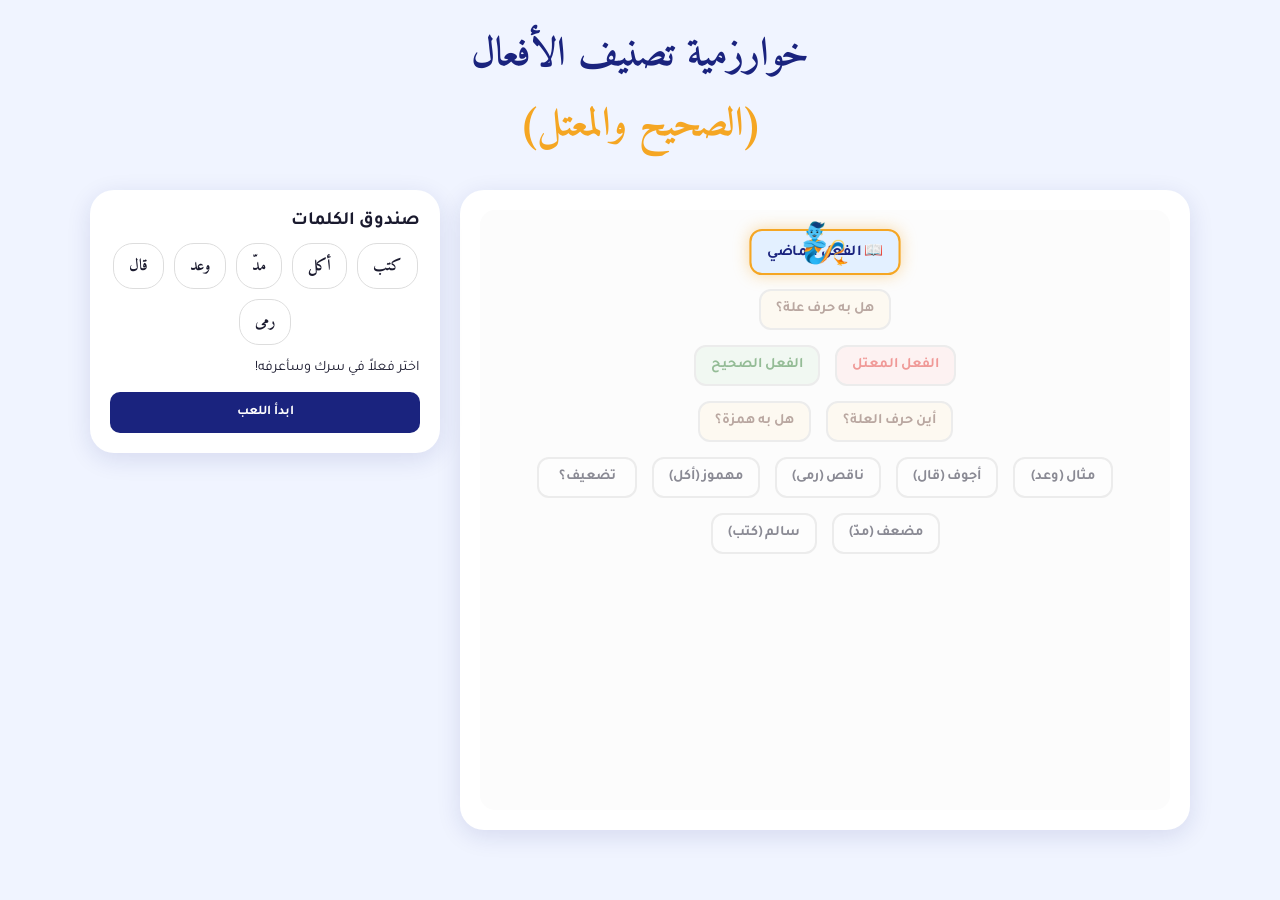
<file: arabic-verb-game-final.html>
<!DOCTYPE html>
<html lang="ar" dir="rtl">
<head>
<meta charset="UTF-8">
<meta name="viewport" content="width=device-width, initial-scale=1.0">
<title>خوارزمية تصنيف الأفعال - الجني العارف</title>
<link href="https://fonts.googleapis.com/css2?family=Tajawal:wght@300;400;500;700;800;900&family=Amiri:wght@400;700&display=swap" rel="stylesheet">

<style>
:root {
  --bg: #f0f4ff;
  --surface: #ffffff;
  --navy: #1a237e;
  --blue: #1565c0;
  --blue-l: #e3f0ff;
  --gold: #f5a623;
  --red: #e53935;
  --red-l: #ffeaea;
  --green: #2e7d32;
  --green-l: #e8f5e9;
  --orange: #e65100;
  --orange-l: #fff3e0;
  --purple: #6a1b9a;
  --purple-l: #f3e5f5;
  --teal: #00695c;
  --teal-l: #e0f2f1;
  --shadow-md: 0 6px 24px rgba(26,35,126,0.12);
  --radius-lg: 24px;
}

* { box-sizing: border-box; margin: 0; padding: 0; }

body {
  font-family: 'Tajawal', sans-serif;
  background: var(--bg);
  min-height: 100vh;
  color: #1a1a2e;
  overflow-x: hidden;
  padding: 20px;
}

.wrapper {
  max-width: 1100px;
  margin: 0 auto;
}

.site-header {
  text-align: center;
  margin-bottom: 30px;
}

.site-header h1 {
  font-family: 'Amiri', serif;
  font-size: 2.5rem;
  color: var(--navy);
}

.site-header h1 span { color: var(--gold); }

.game-grid {
  display: grid;
  grid-template-columns: 1fr 350px;
  gap: 20px;
}

@media (max-width: 900px) {
  .game-grid { grid-template-columns: 1fr; }
}

.panel {
  background: var(--surface);
  border-radius: var(--radius-lg);
  box-shadow: var(--shadow-md);
  overflow: hidden;
  padding: 20px;
}

/* Flowchart Styles */
.flowchart-canvas {
  position: relative;
  min-height: 600px;
  background: #fcfcfc;
  border-radius: 15px;
  padding: 20px;
}

.fc-nodes {
  display: flex;
  flex-direction: column;
  align-items: center;
  gap: 15px;
}

.fc-row {
  display: flex;
  gap: 15px;
  justify-content: center;
  width: 100%;
}

.fc-node {
  padding: 10px 15px;
  border-radius: 12px;
  border: 2px solid #ddd;
  background: #fff;
  font-weight: bold;
  font-size: 0.9rem;
  text-align: center;
  transition: all 0.4s ease;
  opacity: 0.5;
  min-width: 100px;
}

.fc-node.active {
  opacity: 1;
  border-color: var(--gold);
  box-shadow: 0 0 15px rgba(245,166,35,0.4);
  transform: scale(1.05);
}

.fc-node.done {
  opacity: 0.8;
  background: var(--blue-l);
  border-color: var(--blue);
}

.fn-root { background: var(--blue-l); color: var(--navy); }
.fn-q { background: #fff8e7; color: #795548; }
.fn-mutall { background: var(--red-l); color: var(--red); }
.fn-sahih { background: var(--green-l); color: var(--green); }

.genie-marker {
  position: absolute;
  font-size: 2.5rem;
  transition: all 0.7s cubic-bezier(0.34, 1.3, 0.64, 1);
  z-index: 10;
  pointer-events: none;
}

/* Game Controls */
.controls-panel {
  display: flex;
  flex-direction: column;
  gap: 20px;
}

.word-box-inner {
  display: flex;
  flex-wrap: wrap;
  gap: 10px;
  justify-content: center;
  margin-top: 10px;
}

.word-chip {
  padding: 8px 15px;
  background: #fff;
  border: 1px solid #ddd;
  border-radius: 20px;
  font-weight: bold;
  font-family: 'Amiri', serif;
}

.word-chip.eliminated {
  opacity: 0.3;
  text-decoration: line-through;
}

.question-area {
  text-align: center;
  padding: 20px;
  background: var(--blue-l);
  border-radius: 15px;
}

.btn {
  padding: 12px 25px;
  border: none;
  border-radius: 10px;
  font-weight: bold;
  cursor: pointer;
  font-family: 'Tajawal', sans-serif;
  transition: 0.3s;
}

.btn-yes { background: var(--green); color: #fff; }
.btn-no { background: var(--red); color: #fff; }
.btn-primary { background: var(--navy); color: #fff; width: 100%; }

.hidden { display: none; }

.result-card {
  text-align: center;
  padding: 30px;
}

.result-emoji { font-size: 4rem; margin-bottom: 15px; }
.result-word { font-size: 2rem; color: var(--navy); font-family: 'Amiri', serif; }

</style>
</head>
<body>

<div class="wrapper">
  <header class="site-header">
    <h1>خوارزمية تصنيف الأفعال<br><span>(الصحيح والمعتل)</span></h1>
  </header>

  <div class="game-grid">
    <!-- Flowchart -->
    <div class="panel">
      <div class="flowchart-canvas" id="fcCanvas">
        <div class="genie-marker" id="genieMarker" style="top: 10px; left: 50%; transform: translateX(-50%);">🧞</div>
        
        <div class="fc-nodes">
          <div class="fc-row">
            <div class="fc-node fn-root active" id="n-root">📖 الفعل الماضي</div>
          </div>
          <div class="fc-row">
            <div class="fc-node fn-q" id="n-q1">هل به حرف علة؟</div>
          </div>
          <div class="fc-row">
            <div class="fc-node fn-mutall" id="n-mutall">الفعل المعتل</div>
            <div class="fc-node fn-sahih" id="n-sahih">الفعل الصحيح</div>
          </div>
          <div class="fc-row">
            <div class="fc-node fn-q" id="n-q-weak">أين حرف العلة؟</div>
            <div class="fc-node fn-q" id="n-q-sahih">هل به همزة؟</div>
          </div>
          <div class="fc-row">
            <div class="fc-node" id="n-mithal">مثال (وعد)</div>
            <div class="fc-node" id="n-ajwaf">أجوف (قال)</div>
            <div class="fc-node" id="n-naqis">ناقص (رمى)</div>
            <div class="fc-node" id="n-mahmouz">مهموز (أكل)</div>
            <div class="fc-node" id="n-q-shadda">تضعيف؟</div>
          </div>
          <div class="fc-row">
            <div class="fc-node" id="n-mudaaf">مضعف (مدّ)</div>
            <div class="fc-node" id="n-salim">سالم (كتب)</div>
          </div>
        </div>
      </div>
    </div>

    <!-- Controls -->
    <div class="controls-panel">
      <div class="panel" id="welcome-screen">
        <h3>صندوق الكلمات</h3>
        <div class="word-box-inner" id="wordsGrid">
          <!-- Words will be injected here -->
        </div>
        <p style="margin: 15px 0; font-size: 0.9rem;">اختر فعلاً في سرك وسأعرفه!</p>
        <button class="btn btn-primary" onclick="startGame()">ابدأ اللعب</button>
      </div>

      <div class="panel hidden" id="question-screen">
        <div class="question-area">
          <h2 id="questionText">السؤال هنا...</h2>
          <div style="margin-top: 20px; display: flex; gap: 10px; justify-content: center;">
            <button class="btn btn-yes" onclick="handleAnswer(true)">نعم</button>
            <button class="btn btn-no" onclick="handleAnswer(false)">لا</button>
          </div>
        </div>
      </div>

      <div class="panel hidden" id="result-screen">
        <div class="result-card">
          <div class="result-emoji">✨</div>
          <h3>لقد عرفتها!</h3>
          <p>أنت تفكر بالفعل:</p>
          <div class="result-word" id="resultWord">...</div>
          <p id="resultType" style="color: var(--blue); font-weight: bold; margin-top: 10px;"></p>
          <button class="btn btn-primary" style="margin-top: 20px;" onclick="resetGame()">العب مرة أخرى</button>
        </div>
      </div>
    </div>
  </div>
</div>

<script>
const VERBS = [
  { word: 'كتب', type: 'صحيح سالم', hasIlla: false, hamza: false, shadda: false },
  { word: 'أكل', type: 'صحيح مهموز', hasIlla: false, hamza: true },
  { word: 'مدّ', type: 'صحيح مضعف', hasIlla: false, hamza: false, shadda: true },
  { word: 'وعد', type: 'معتل مثال', hasIlla: true, pos: 'بداية' },
  { word: 'قال', type: 'معتل أجوف', hasIlla: true, pos: 'وسط' },
  { word: 'رمى', type: 'معتل ناقص', hasIlla: true, pos: 'آخر' }
];

const GENIE_POS = {
  'root': { top: '10px', left: '50%' },
  'q1': { top: '70px', left: '50%' },
  'mutall': { top: '130px', left: '30%' },
  'sahih': { top: '130px', left: '70%' },
  'q-weak': { top: '190px', left: '20%' },
  'q-sahih': { top: '190px', left: '80%' },
  'mithal': { top: '250px', left: '10%' },
  'ajwaf': { top: '250px', left: '25%' },
  'naqis': { top: '250px', left: '40%' },
  'mahmouz': { top: '250px', left: '70%' },
  'q-shadda': { top: '250px', left: '90%' },
  'mudaaf': { top: '310px', left: '80%' },
  'salim': { top: '310px', left: '95%' }
};

let currentStep = 'q1';

function initWords() {
  const grid = document.getElementById('wordsGrid');
  grid.innerHTML = VERBS.map(v => `<div class="word-chip" id="chip-${v.word}">${v.word}</div>`).join('');
}

function moveGenie(nodeId) {
  const marker = document.getElementById('genieMarker');
  const pos = GENIE_POS[nodeId];
  marker.style.top = pos.top;
  marker.style.left = pos.left;
  
  document.querySelectorAll('.fc-node').forEach(n => n.classList.remove('active'));
  const node = document.getElementById('n-' + nodeId);
  if (node) node.classList.add('active');
}

function startGame() {
  document.getElementById('welcome-screen').classList.add('hidden');
  document.getElementById('question-screen').classList.remove('hidden');
  currentStep = 'q1';
  updateUI();
}

function updateUI() {
  const qText = document.getElementById('questionText');
  if (currentStep === 'q1') {
    qText.innerText = 'هل يحتوي الفعل على حرف علة؟';
    moveGenie('q1');
  } else if (currentStep === 'q-weak') {
    qText.innerText = 'هل حرف العلة في بداية الفعل؟';
    moveGenie('q-weak');
  } else if (currentStep === 'q-middle') {
    qText.innerText = 'هل حرف العلة في وسط الفعل؟';
    moveGenie('q-weak');
  } else if (currentStep === 'q-sahih') {
    qText.innerText = 'هل يحتوي الفعل على همزة؟';
    moveGenie('q-sahih');
  } else if (currentStep === 'q-shadda') {
    qText.innerText = 'هل يحتوي الفعل على تضعيف (شدّة)؟';
    moveGenie('q-shadda');
  }
}

function handleAnswer(isYes) {
  if (currentStep === 'q1') {
    if (isYes) {
      currentStep = 'q-weak';
      eliminate(v => !v.hasIlla);
    } else {
      currentStep = 'q-sahih';
      eliminate(v => v.hasIlla);
    }
  } else if (currentStep === 'q-weak') {
    if (isYes) showResult('وعد');
    else currentStep = 'q-middle';
  } else if (currentStep === 'q-middle') {
    if (isYes) showResult('قال');
    else showResult('رمى');
  } else if (currentStep === 'q-sahih') {
    if (isYes) showResult('أكل');
    else currentStep = 'q-shadda';
  } else if (currentStep === 'q-shadda') {
    if (isYes) showResult('مدّ');
    else showResult('كتب');
  }
  updateUI();
}

function eliminate(fn) {
  VERBS.forEach(v => {
    if (fn(v)) document.getElementById('chip-' + v.word).classList.add('eliminated');
  });
}

function showResult(wordName) {
  const verb = VERBS.find(v => v.word === wordName);
  document.getElementById('question-screen').classList.add('hidden');
  document.getElementById('result-screen').classList.remove('hidden');
  document.getElementById('resultWord').innerText = verb.word;
  document.getElementById('resultType').innerText = 'التصنيف: ' + verb.type;
  
  const nodeMap = { 'وعد': 'mithal', 'قال': 'ajwaf', 'رمى': 'naqis', 'أكل': 'mahmouz', 'مدّ': 'mudaaf', 'كتب': 'salim' };
  moveGenie(nodeMap[wordName]);
}

function resetGame() {
  document.getElementById('result-screen').classList.add('hidden');
  document.getElementById('welcome-screen').classList.remove('hidden');
  document.querySelectorAll('.word-chip').forEach(c => c.classList.remove('eliminated'));
  moveGenie('root');
}

window.onload = initWords;
</script>
</body>
</html>
</file>
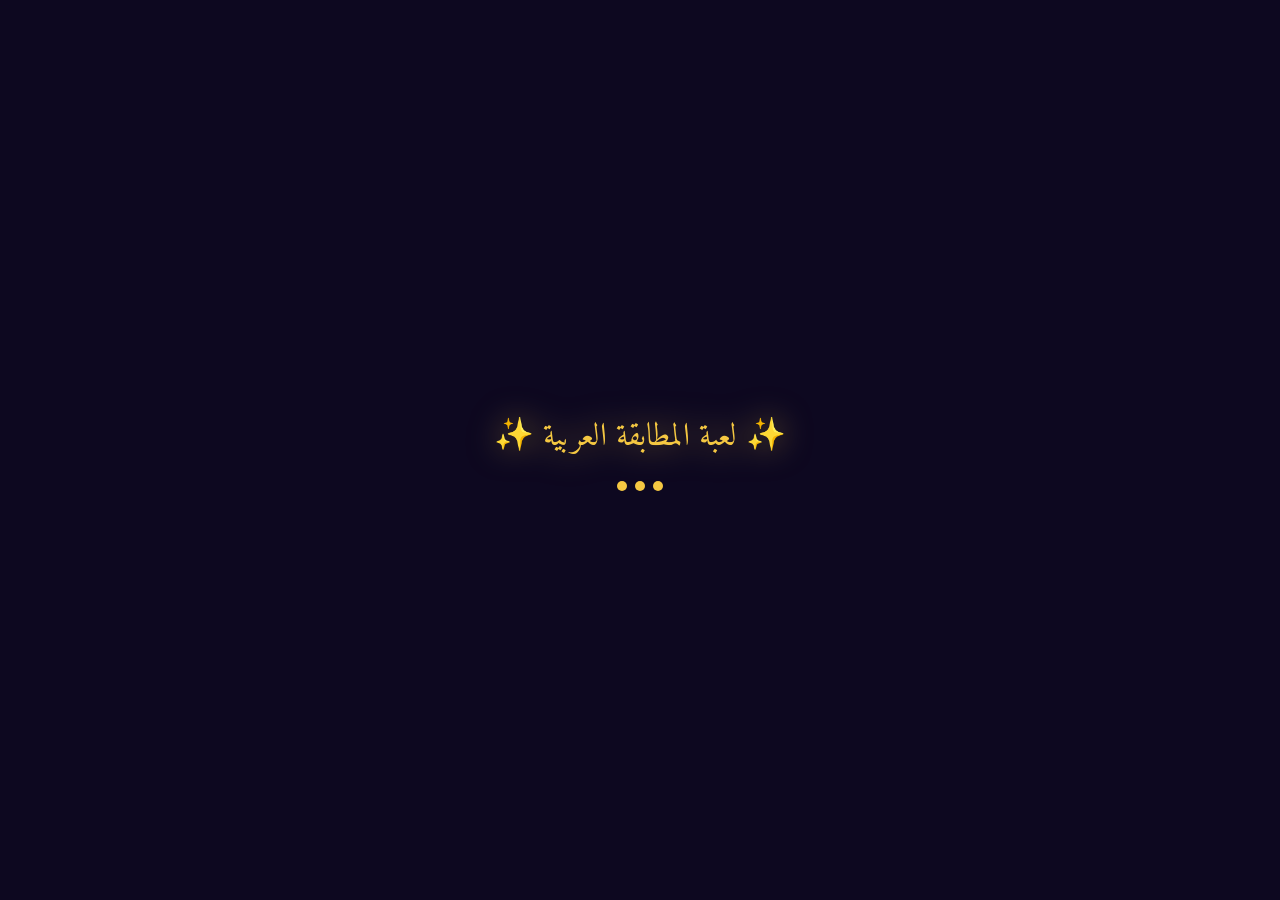
<file: memoryGame.html>
<!DOCTYPE html>
<html lang="ar" dir="rtl">
<head>
<meta charset="UTF-8">
<meta name="viewport" content="width=device-width, initial-scale=1.0, viewport-fit=cover">
<title>لعبة المطابقة العربية السحرية</title>
<link href="https://fonts.googleapis.com/css2?family=Amiri:wght@400;700&family=Cairo:wght@300;400;600;700;900&display=swap" rel="stylesheet">
<style>
  /* ──────────── الكود الأصلي للعبة (لم يتغير) ──────────── */
  :root {
    --gold: #f5c842;
    --gold-light: #ffe98a;
    --gold-dark: #c49a1a;
    --purple: #4a1d7a;
    --purple-mid: #6b2fa0;
    --purple-light: #9b59d6;
    --purple-dark: #2d0f4f;
    --indigo: #1a1040;
    --teal: #00d4aa;
    --rose: #ff6b9d;
    --bg: #0d0820;
    --card-back: linear-gradient(135deg, #3d1270 0%, #6b2fa0 50%, #4a1d7a 100%);
    --card-front: linear-gradient(135deg, #1a0a3a 0%, #2d0f5a 100%);
    --shadow: 0 8px 32px rgba(0,0,0,0.5);
  }

  * { margin: 0; padding: 0; box-sizing: border-box; -webkit-tap-highlight-color: transparent; }

  body {
    background: var(--bg);
    font-family: 'Cairo', sans-serif;
    color: #fff;
    min-height: 100vh;
    overflow-x: hidden;
    direction: rtl;
  }

  /* Starfield background */
  #stars-canvas {
    position: fixed;
    top: 0; left: 0;
    width: 100%; height: 100%;
    pointer-events: none;
    z-index: 0;
  }

  #app {
    position: relative;
    z-index: 1;
    max-width: 900px;
    margin: 0 auto;
    padding: 16px;
  }

  /* Header */
  .header {
    text-align: center;
    padding: 20px 0 10px;
  }

  .header h1 {
    font-family: 'Amiri', serif;
    font-size: clamp(1.6rem, 4vw, 2.8rem);
    background: linear-gradient(135deg, var(--gold-light), var(--gold), var(--gold-dark));
    -webkit-background-clip: text;
    background-clip: text;
    -webkit-text-fill-color: transparent;
    text-shadow: none;
    letter-spacing: 2px;
    filter: drop-shadow(0 0 12px rgba(245,200,66,0.5));
  }

  .header p {
    color: rgba(255,255,255,0.6);
    font-size: 0.9rem;
    margin-top: 4px;
  }

  /* Stats bar */
  .stats-bar {
    display: flex;
    justify-content: center;
    gap: 12px;
    flex-wrap: wrap;
    margin: 12px 0;
  }

  .stat-pill {
    background: rgba(255,255,255,0.07);
    border: 1px solid rgba(245,200,66,0.25);
    border-radius: 50px;
    padding: 6px 16px;
    font-size: 0.82rem;
    display: flex;
    align-items: center;
    gap: 6px;
    backdrop-filter: blur(8px);
  }

  .stat-pill .icon { font-size: 1rem; }
  .stat-pill .val {
    color: var(--gold);
    font-weight: 700;
    font-size: 1rem;
  }

  /* Image reveal container */
  .reveal-wrapper {
    position: relative;
    width: 100%;
    max-width: 560px;
    margin: 0 auto 14px;
    border-radius: 18px;
    overflow: hidden;
    border: 2px solid rgba(245,200,66,0.3);
    box-shadow: 0 0 40px rgba(107,47,160,0.5), var(--shadow);
    aspect-ratio: 16/7;
    background: #1a0a3a;
  }

  #hidden-img {
    position: absolute;
    top: 0; left: 0;
    width: 100%; height: 100%;
    object-fit: cover;
    opacity: 0.9;
    display: none;
  }

  #reveal-canvas {
    position: absolute;
    top: 0; left: 0;
    width: 100%; height: 100%;
    z-index: 2;
  }

  .reveal-placeholder {
    position: absolute;
    top: 0; left: 0;
    width: 100%; height: 100%;
    display: flex;
    align-items: center;
    justify-content: center;
    flex-direction: column;
    gap: 8px;
    opacity: 0.35;
    z-index: 1;
  }

  .reveal-placeholder .ph-icon { font-size: 2.5rem; }
  .reveal-placeholder p { font-size: 0.8rem; color: var(--gold); }

  /* Game board */
  .board-wrapper {
    position: relative;
    width: 100%;
    max-width: 560px;
    margin: 0 auto;
  }

  #game-board {
    display: grid;
    grid-template-columns: repeat(4, 1fr);
    gap: 10px;
    padding: 4px;
  }

  /* Card */
  .card {
    aspect-ratio: 1 / 1.15;
    cursor: pointer;
    perspective: 900px;
    position: relative;
  }

  .card-inner {
    width: 100%;
    height: 100%;
    transform-style: preserve-3d;
    transition: transform 0.55s cubic-bezier(.4,0,.2,1);
    position: relative;
  }

  .card.flipped .card-inner { transform: rotateY(180deg); }

  .card.matched .card-inner {
    transform: rotateY(180deg);
    animation: matchPulse 0.6s ease;
  }

  .card.shake { animation: shake 0.45s ease; }

  @keyframes matchPulse {
    0% { transform: rotateY(180deg) scale(1); }
    40% { transform: rotateY(180deg) scale(1.1); }
    70% { transform: rotateY(180deg) scale(0.97); }
    100% { transform: rotateY(180deg) scale(1); }
  }

  @keyframes shake {
    0%,100% { transform: translateX(0); }
    20% { transform: translateX(-7px); }
    40% { transform: translateX(7px); }
    60% { transform: translateX(-5px); }
    80% { transform: translateX(5px); }
  }

  .card-face {
    position: absolute;
    width: 100%; height: 100%;
    backface-visibility: hidden;
    border-radius: 14px;
    display: flex;
    align-items: center;
    justify-content: center;
    text-align: center;
    padding: 8px;
    overflow: hidden;
  }

  /* Card back */
  .card-back {
    background: var(--card-back);
    border: 2px solid rgba(245,200,66,0.35);
    box-shadow: 0 4px 20px rgba(0,0,0,0.4), inset 0 0 30px rgba(107,47,160,0.3);
  }

  .card-back::before {
    content: '؟';
    font-family: 'Amiri', serif;
    font-size: clamp(1.6rem, 4vw, 2.2rem);
    color: var(--gold);
    filter: drop-shadow(0 0 8px rgba(245,200,66,0.7));
    opacity: 0.8;
  }

  .card-back::after {
    content: '';
    position: absolute;
    inset: 3px;
    border-radius: 11px;
    border: 1px solid rgba(245,200,66,0.15);
    pointer-events: none;
  }

  .card-back .arabesque {
    position: absolute;
    inset: 0;
    opacity: 0.08;
    background-image: url("data:image/svg+xml,%3Csvg width='60' height='60' viewBox='0 0 60 60' xmlns='http://www.w3.org/2000/svg'%3E%3Cg fill='none' fill-rule='evenodd'%3E%3Cg fill='%23f5c842' fill-opacity='1'%3E%3Cpath d='M30 0C13.43 0 0 13.43 0 30s13.43 30 30 30 30-13.43 30-30S46.57 0 30 0zm0 54C16.77 54 6 43.23 6 30S16.77 6 30 6s24 10.77 24 24-10.77 24-24 24zm0-42c-9.94 0-18 8.06-18 18s8.06 18 18 18 18-8.06 18-18-8.06-18-18-18zm0 30c-6.63 0-12-5.37-12-12s5.37-12 12-12 12 5.37 12 12-5.37 12-12 12z'/%3E%3C/g%3E%3C/g%3E%3C/svg%3E");
    background-size: 40px;
    pointer-events: none;
  }

  /* Card front */
  .card-front {
    background: var(--card-front);
    border: 2px solid rgba(245,200,66,0.5);
    transform: rotateY(180deg);
    flex-direction: column;
    gap: 4px;
    box-shadow: 0 4px 20px rgba(0,0,0,0.4), inset 0 0 20px rgba(74,29,122,0.5);
  }

  .card.matched .card-front {
    border-color: var(--teal);
    box-shadow: 0 0 25px rgba(0,212,170,0.5), 0 4px 20px rgba(0,0,0,0.4);
    background: linear-gradient(135deg, #0a2a2a, #0d3d30);
  }

  .card-front .card-type {
    font-size: 0.55rem;
    text-transform: uppercase;
    letter-spacing: 1.5px;
    color: rgba(255,255,255,0.4);
    font-weight: 600;
  }

  .card-front .card-text {
    font-family: 'Amiri', serif;
    font-size: clamp(0.9rem, 2.5vw, 1.3rem);
    color: var(--gold-light);
    font-weight: 700;
    line-height: 1.3;
    word-break: break-word;
  }

  .card-front.verb-card .card-text {
    font-size: clamp(1.1rem, 3vw, 1.6rem);
    color: #fff;
    filter: drop-shadow(0 0 6px rgba(245,200,66,0.5));
  }

  .card:hover:not(.flipped):not(.matched) .card-back {
    border-color: rgba(245,200,66,0.7);
    box-shadow: 0 0 20px rgba(245,200,66,0.3), 0 4px 20px rgba(0,0,0,0.4);
  }

  /* Hint panel */
  .hint-panel {
    max-width: 560px;
    margin: 12px auto 0;
    background: rgba(0,212,170,0.08);
    border: 1px solid rgba(0,212,170,0.3);
    border-radius: 12px;
    padding: 10px 16px;
    font-size: 0.82rem;
    color: rgba(255,255,255,0.85);
    text-align: center;
    direction: rtl;
    min-height: 44px;
    transition: all 0.4s ease;
    opacity: 0;
  }

  .hint-panel.visible { opacity: 1; }
  .hint-panel strong { color: var(--teal); }

  /* Buttons */
  .controls {
    display: flex;
    justify-content: center;
    gap: 10px;
    margin: 14px 0 20px;
    flex-wrap: wrap;
  }

  .btn {
    font-family: 'Cairo', sans-serif;
    font-size: 0.85rem;
    font-weight: 700;
    padding: 10px 24px;
    border-radius: 50px;
    border: none;
    cursor: pointer;
    transition: all 0.25s ease;
    letter-spacing: 0.5px;
  }

  .btn-primary {
    background: linear-gradient(135deg, var(--gold-dark), var(--gold));
    color: var(--purple-dark);
    box-shadow: 0 4px 20px rgba(245,200,66,0.35);
  }

  .btn-primary:hover {
    transform: translateY(-2px);
    box-shadow: 0 6px 28px rgba(245,200,66,0.5);
  }

  .btn-secondary {
    background: rgba(255,255,255,0.08);
    color: rgba(255,255,255,0.8);
    border: 1px solid rgba(255,255,255,0.2);
  }

  .btn-secondary:hover {
    background: rgba(255,255,255,0.14);
    transform: translateY(-2px);
  }

  /* Win overlay */
  #win-overlay {
    display: none;
    position: fixed;
    inset: 0;
    background: rgba(0,0,0,0.85);
    z-index: 100;
    align-items: center;
    justify-content: center;
    backdrop-filter: blur(8px);
  }

  #win-overlay.show { display: flex; }

  .win-box {
    background: linear-gradient(135deg, #1a0a3a, #2d0f5a);
    border: 2px solid var(--gold);
    border-radius: 24px;
    padding: 36px 40px;
    max-width: 420px;
    width: 90%;
    text-align: center;
    box-shadow: 0 0 60px rgba(245,200,66,0.3), var(--shadow);
    animation: winEntrance 0.6s cubic-bezier(.2,1.4,.4,1);
  }

  @keyframes winEntrance {
    from { transform: scale(0.5) rotate(-5deg); opacity: 0; }
    to { transform: scale(1) rotate(0deg); opacity: 1; }
  }

  .win-box h2 {
    font-family: 'Amiri', serif;
    font-size: 2rem;
    color: var(--gold);
    margin-bottom: 8px;
    filter: drop-shadow(0 0 12px rgba(245,200,66,0.6));
  }

  .win-box .win-emoji { font-size: 3rem; margin-bottom: 8px; display: block; }

  .win-stats {
    display: grid;
    grid-template-columns: 1fr 1fr;
    gap: 10px;
    margin: 18px 0;
  }

  .win-stat {
    background: rgba(255,255,255,0.06);
    border-radius: 12px;
    padding: 10px;
  }

  .win-stat .ws-label {
    font-size: 0.7rem;
    color: rgba(255,255,255,0.5);
    display: block;
  }

  .win-stat .ws-val {
    font-size: 1.4rem;
    font-weight: 900;
    color: var(--gold);
  }

  .win-score-big {
    font-size: 3rem;
    font-weight: 900;
    color: var(--gold);
    filter: drop-shadow(0 0 20px rgba(245,200,66,0.7));
    margin: 8px 0;
  }

  .accuracy-badge {
    display: inline-block;
    padding: 4px 14px;
    border-radius: 50px;
    font-size: 0.8rem;
    font-weight: 700;
    margin-bottom: 10px;
  }

  /* Particles and animations */
  .particle {
    position: fixed;
    pointer-events: none;
    z-index: 50;
    border-radius: 50%;
    animation: particleFly 1s ease-out forwards;
  }

  @keyframes particleFly {
    from { opacity: 1; transform: translate(0,0) scale(1); }
    to { opacity: 0; transform: translate(var(--tx), var(--ty)) scale(0); }
  }

  .score-popup {
    position: fixed;
    pointer-events: none;
    z-index: 60;
    font-family: 'Cairo', sans-serif;
    font-weight: 900;
    font-size: 1.4rem;
    color: var(--gold);
    filter: drop-shadow(0 0 8px rgba(245,200,66,0.8));
    animation: scoreFloat 1.2s ease-out forwards;
  }

  @keyframes scoreFloat {
    from { opacity: 1; transform: translateY(0) scale(1); }
    to { opacity: 0; transform: translateY(-80px) scale(0.8); }
  }

  .combo-badge {
    position: fixed;
    top: 50%;
    left: 50%;
    transform: translate(-50%,-50%);
    z-index: 60;
    font-family: 'Amiri', serif;
    font-size: 2.5rem;
    color: var(--gold);
    filter: drop-shadow(0 0 20px rgba(245,200,66,0.9));
    animation: comboPop 1s ease-out forwards;
    pointer-events: none;
    text-align: center;
  }

  @keyframes comboPop {
    0% { opacity: 0; transform: translate(-50%,-50%) scale(0.5); }
    30% { opacity: 1; transform: translate(-50%,-50%) scale(1.2); }
    70% { opacity: 1; transform: translate(-50%,-50%) scale(1); }
    100% { opacity: 0; transform: translate(-50%,-50%) scale(0.8); }
  }

  /* Loading screen */
  #loading-screen {
    position: fixed;
    inset: 0;
    background: var(--bg);
    z-index: 200;
    display: flex;
    align-items: center;
    justify-content: center;
    flex-direction: column;
    gap: 16px;
    transition: opacity 0.5s ease;
  }

  #loading-screen.fade-out { opacity: 0; pointer-events: none; }

  .loading-title {
    font-family: 'Amiri', serif;
    font-size: 2rem;
    color: var(--gold);
    filter: drop-shadow(0 0 16px rgba(245,200,66,0.6));
    animation: pulse 2s ease-in-out infinite;
  }

  @keyframes pulse {
    0%,100% { opacity: 1; }
    50% { opacity: 0.5; }
  }

  .loading-dots { display: flex; gap: 8px; }
  .loading-dot {
    width: 10px; height: 10px;
    background: var(--gold);
    border-radius: 50%;
    animation: dotBounce 1.2s ease-in-out infinite;
  }
  .loading-dot:nth-child(2) { animation-delay: 0.2s; }
  .loading-dot:nth-child(3) { animation-delay: 0.4s; }
  @keyframes dotBounce {
    0%,100% { transform: translateY(0); }
    50% { transform: translateY(-12px); }
  }

  .progress-bar-wrap {
    max-width: 560px;
    margin: 0 auto 10px;
    background: rgba(255,255,255,0.07);
    border-radius: 50px;
    height: 6px;
    overflow: hidden;
  }

  .progress-bar-fill {
    height: 100%;
    background: linear-gradient(90deg, var(--teal), var(--gold));
    border-radius: 50px;
    transition: width 0.5s ease;
  }

  @media (max-width: 500px) {
    #game-board { gap: 7px; }
    .card-front .card-text { font-size: 0.78rem; }
    .card-front.verb-card .card-text { font-size: 1rem; }
    .stats-bar { gap: 6px; }
    .stat-pill { padding: 5px 10px; font-size: 0.75rem; }
  }

  /* ──────────── ستايل الروابط الخمسة (مضاف بدون تغيير) ──────────── */
  .nav-links {
    display: flex;
    gap: 20px;
    align-items: center;
    justify-content: flex-end;
    margin-bottom: 10px;
    padding: 8px 12px;
    background: rgba(0,0,0,0.3);
    border-radius: 60px;
    backdrop-filter: blur(8px);
    width: fit-content;
    margin-left: auto;
    margin-right: auto;
  }
  .nav-link {
    font-family: 'Cairo', sans-serif;
    font-size: 14px;
    font-weight: 500;
    color: rgba(255, 215, 0, 0.85);
    text-decoration: none;
    transition: all 0.2s ease;
    background: transparent;
    padding: 6px 12px;
    border-radius: 32px;
    letter-spacing: 0.3px;
    backdrop-filter: blur(4px);
    border: 1px solid rgba(201,162,39,0.2);
  }
  .nav-link:hover {
    color: #ffd700;
    background: rgba(201,162,39,0.15);
    border-color: rgba(201,162,39,0.6);
    transform: translateY(-1px);
    box-shadow: 0 4px 12px rgba(0,0,0,0.2);
  }
  @media (max-width: 720px) {
    .nav-links { gap: 8px; }
    .nav-link { font-size: 11px; padding: 4px 8px; }
  }
  /* نهاية الإضافة */
</style>
</head>
<body>

<canvas id="stars-canvas"></canvas>

<div id="loading-screen">
  <div class="loading-title">✨ لعبة المطابقة العربية ✨</div>
  <div class="loading-dots">
    <div class="loading-dot"></div>
    <div class="loading-dot"></div>
    <div class="loading-dot"></div>
  </div>
</div>

<div id="app">
  <!-- ─── الروابط الخمسة مضافة هنا (شريط علوي منفصل) ─── -->
  <div class="nav-links">
    <a href="https://moo-m.github.io/Steam/" class="nav-link" target="_blank" rel="noopener noreferrer">⌂</a>
    <a href="https://moo-m.github.io/Steam/3D.html" class="nav-link" target="_blank" rel="noopener noreferrer">3D</a>
    <a href="https://moo-m.github.io/Steam/angel.html" class="nav-link" target="_blank" rel="noopener noreferrer">🪽</a>
    <a href="https://moo-m.github.io/Steam/memoryGame.html" class="nav-link" target="_blank" rel="noopener noreferrer">🧩</a>
    <a href="https://moo-m.github.io/Steam/wordCatcher.html" class="nav-link" target="_blank" rel="noopener noreferrer">🪝</a>
  </div>

  <div class="header">
    <h1>لعبة المطابقة العربية السحرية</h1>
    <p>طابق الأفعال مع تصنيفاتها الصرفية الصحيحة</p>
  </div>

  <div class="stats-bar">
    <div class="stat-pill"><span class="icon">⏱️</span><span class="val" id="timer-val">00:00</span><span>الوقت</span></div>
    <div class="stat-pill"><span class="icon">🔄</span><span class="val" id="moves-val">0</span><span>حركة</span></div>
    <div class="stat-pill"><span class="icon">✅</span><span class="val" id="matches-val">0</span><span>/8 تطابق</span></div>
    <div class="stat-pill"><span class="icon">🎯</span><span class="val" id="score-val">0</span><span>نقطة</span></div>
    <div class="stat-pill"><span class="icon">🔥</span><span class="val" id="combo-val">x1</span><span>combo</span></div>
  </div>

  <div class="reveal-wrapper">
    <img id="hidden-img" src="IMG_3021.jpeg" alt="hidden" crossorigin="anonymous" />
    <canvas id="reveal-canvas"></canvas>
    <div class="reveal-placeholder" id="reveal-placeholder">
      <span class="ph-icon">🌙</span>
      <p>أكمل التطابقات لكشف الصورة</p>
    </div>
  </div>

  <div class="progress-bar-wrap">
    <div class="progress-bar-fill" id="progress-fill" style="width:0%"></div>
  </div>

  <div class="board-wrapper">
    <div id="game-board"></div>
  </div>

  <div class="hint-panel" id="hint-panel"></div>

  <div class="controls">
    <button class="btn btn-primary" onclick="GameEngine.restart()">🔄 لعبة جديدة</button>
    <button class="btn btn-secondary" onclick="GameEngine.showRules()">📖 القواعد</button>
  </div>
</div>

<div id="win-overlay">
  <div class="win-box">
    <span class="win-emoji">🏆</span>
    <h2>أحسنت! انتهت اللعبة</h2>
    <div class="win-score-big" id="win-score-display">0</div>
    <div class="accuracy-badge" id="win-accuracy-badge">دقة 100%</div>
    <div class="win-stats">
      <div class="win-stat"><span class="ws-label">الوقت</span><span class="ws-val" id="ws-time">-</span></div>
      <div class="win-stat"><span class="ws-label">الحركات</span><span class="ws-val" id="ws-moves">-</span></div>
      <div class="win-stat"><span class="ws-label">أفضل combo</span><span class="ws-val" id="ws-combo">-</span></div>
      <div class="win-stat"><span class="ws-label">الدقة</span><span class="ws-val" id="ws-acc">-</span></div>
    </div>
    <p id="win-performance-msg" style="font-size:0.85rem;color:rgba(255,255,255,0.7);margin-bottom:16px;"></p>
    <button class="btn btn-primary" onclick="GameEngine.restart()" style="width:100%">🎮 العب مجدداً</button>
  </div>
</div>

<script>
// ═══════════════════════════════════════════════
// DATABASE.JS — Arabic verbs database
// ═══════════════════════════════════════════════
const ArabicDatabase = {
  pairs: [
    { word: "كَتَبَ", classification: "صحيح سالم", explanation: "كَتَبَ: فعل صحيح سالم لأن حروفه الأصلية صحيحة وخالية من الهمزة والتضعيف وحروف العلة." },
    { word: "نَصَرَ", classification: "صحيح سالم", explanation: "نَصَرَ: فعل صحيح سالم، جميع حروفه صحيحة دون علة أو تضعيف أو همزة." },
    { word: "جَلَسَ", classification: "صحيح سالم", explanation: "جَلَسَ: فعل صحيح سالم، حروفه الثلاثة صحيحة سالمة." },
    { word: "ضَرَبَ", classification: "صحيح سالم", explanation: "ضَرَبَ: فعل صحيح سالم، لا يحتوي على حرف علة أو همزة أو تضعيف." },
    { word: "فَتَحَ", classification: "صحيح سالم", explanation: "فَتَحَ: فعل صحيح سالم، حروفه الأصلية (ف،ت،ح) كلها صحيحة." },
    { word: "خَرَجَ", classification: "صحيح سالم", explanation: "خَرَجَ: فعل صحيح سالم لخلوه من أي علة أو همزة أو تضعيف." },
    { word: "أَكَلَ", classification: "صحيح مهموز", explanation: "أَكَلَ: فعل صحيح مهموز لأن فاء الفعل همزة." },
    { word: "أَمَرَ", classification: "صحيح مهموز", explanation: "أَمَرَ: فعل صحيح مهموز، الهمزة في أول الفعل (الفاء)." },
    { word: "سَأَلَ", classification: "صحيح مهموز", explanation: "سَأَلَ: فعل صحيح مهموز، الهمزة في عين الفعل (وسطه)." },
    { word: "قَرَأَ", classification: "صحيح مهموز", explanation: "قَرَأَ: فعل صحيح مهموز، الهمزة في لام الفعل (آخره)." },
    { word: "أَخَذَ", classification: "صحيح مهموز", explanation: "أَخَذَ: فعل صحيح مهموز لوجود الهمزة في فاء الفعل." },
    { word: "بَدَأَ", classification: "صحيح مهموز", explanation: "بَدَأَ: فعل صحيح مهموز، الهمزة في لام الفعل (آخره)." },
    { word: "مَدَّ", classification: "صحيح مضعف", explanation: "مَدَّ: فعل صحيح مضعف لأن عينه ولامه من جنس واحد (دال مشددة)." },
    { word: "رَدَّ", classification: "صحيح مضعف", explanation: "رَدَّ: فعل صحيح مضعف، العين واللام كلاهما دال." },
    { word: "حَبَّ", classification: "صحيح مضعف", explanation: "حَبَّ: فعل صحيح مضعف، تضعيف في عين اللام (باء مشددة)." },
    { word: "شَدَّ", classification: "صحيح مضعف", explanation: "شَدَّ: فعل صحيح مضعف، العين واللام متحدان (دال مشددة)." },
    { word: "وَعَدَ", classification: "معتل مثال", explanation: "وَعَدَ: فعل معتل مثال لأن أوله (فاؤه) حرف علة وهو الواو." },
    { word: "وَصَلَ", classification: "معتل مثال", explanation: "وَصَلَ: فعل معتل مثال، فاؤه واو وهي حرف علة." },
    { word: "وَجَدَ", classification: "معتل مثال", explanation: "وَجَدَ: فعل معتل مثال، الحرف الأول (واو) حرف علة." },
    { word: "يَبِسَ", classification: "معتل مثال", explanation: "يَبِسَ: فعل معتل مثال لأن فاءه ياء وهي حرف علة." },
    { word: "قَالَ", classification: "معتل أجوف", explanation: "قَالَ: فعل معتل أجوف لأن عينه (وسطه) حرف علة وهو الألف الأصلها واو." },
    { word: "بَاعَ", classification: "معتل أجوف", explanation: "بَاعَ: فعل معتل أجوف، عينه حرف علة (الياء الممدودة)." },
    { word: "نَامَ", classification: "معتل أجوف", explanation: "نَامَ: فعل معتل أجوف، وسطه (عينه) حرف علة." },
    { word: "طَارَ", classification: "معتل أجوف", explanation: "طَارَ: فعل معتل أجوف، عينه واو مقلوبة إلى ألف." },
    { word: "زَادَ", classification: "معتل أجوف", explanation: "زَادَ: فعل معتل أجوف لأن حرف العلة في وسطه." },
    { word: "رَمَى", classification: "معتل ناقص", explanation: "رَمَى: فعل معتل ناقص لأن آخره (لامه) حرف علة وهو الياء." },
    { word: "دَعَا", classification: "معتل ناقص", explanation: "دَعَا: فعل معتل ناقص، آخره واو (حرف علة)." },
    { word: "مَشَى", classification: "معتل ناقص", explanation: "مَشَى: فعل معتل ناقص، لامه ياء حرف علة." },
    { word: "نَسِيَ", classification: "معتل ناقص", explanation: "نَسِيَ: فعل معتل ناقص، لامه ياء." },
    { word: "غَزَا", classification: "معتل ناقص", explanation: "غَزَا: فعل معتل ناقص، لامه واو حرف علة." },
    { word: "وَقَى", classification: "معتل لفيف مفروق", explanation: "وَقَى: فعل معتل لفيف مفروق لأن فاءه ولامه كلاهما حرف علة." },
    { word: "وَوَى", classification: "معتل لفيف مقرون", explanation: "وَوَى: فعل معتل لفيف مقرون لأن عينه ولامه كلاهما حرف علة." },
  ],

  getRandomPairs(count = 8) {
    const shuffled = [...this.pairs].sort(() => Math.random() - 0.5);
    return shuffled.slice(0, count);
  }
};

// ═══════════════════════════════════════════════
// CANVAS REVEAL SYSTEM
// ═══════════════════════════════════════════════
const RevealSystem = {
  canvas: null,
  ctx: null,
  cols: 4,
  rows: 4,
  totalCells: 16,
  revealedCells: new Set(),
  cellOrder: [],

  init() {
    this.canvas = document.getElementById('reveal-canvas');
    this.ctx = this.canvas.getContext('2d');
    this.resizeCanvas();
    this.resetMask();
    window.addEventListener('resize', () => this.resizeCanvas());
  },

  resizeCanvas() {
    const wrapper = this.canvas.parentElement;
    this.canvas.width = wrapper.clientWidth;
    this.canvas.height = wrapper.clientHeight;
    this.redrawMask();
  },

  resetMask() {
    this.revealedCells.clear();
    this.cellOrder = Array.from({length: this.totalCells}, (_, i) => i).sort(() => Math.random() - 0.5);
    this.redrawMask();
  },

  redrawMask() {
    const { canvas, ctx, cols, rows, revealedCells } = this;
    const cw = canvas.width / cols;
    const ch = canvas.height / rows;

    ctx.clearRect(0, 0, canvas.width, canvas.height);

    for (let i = 0; i < this.totalCells; i++) {
      const col = i % cols;
      const row = Math.floor(i / cols);
      const x = col * cw;
      const y = row * ch;

      if (!revealedCells.has(i)) {
        ctx.fillStyle = `rgba(13,8,32,0.96)`;
        ctx.fillRect(x, y, cw, ch);
        ctx.fillStyle = `rgba(245,200,66,0.04)`;
        ctx.fillRect(x + 2, y + 2, cw - 4, ch - 4);
      }
    }
  },

  revealNext(matchIndex) {
    const img = document.getElementById('hidden-img');
    if (img.style.display !== 'block') {
      img.style.display = 'block';
      document.getElementById('reveal-placeholder').style.display = 'none';
    }

    const idx1 = this.cellOrder[matchIndex * 2];
    const idx2 = this.cellOrder[matchIndex * 2 + 1];

    this.animateReveal(idx1, () => {
      this.animateReveal(idx2);
    });
  },

  animateReveal(cellIndex, callback) {
    const { canvas, ctx, cols, rows } = this;
    const cw = canvas.width / cols;
    const ch = canvas.height / rows;
    const col = cellIndex % cols;
    const row = Math.floor(cellIndex / cols);
    const x = col * cw;
    const y = row * ch;

    let alpha = 0.96;
    const step = () => {
      alpha -= 0.06;
      if (alpha <= 0) {
        this.revealedCells.add(cellIndex);
        this.redrawMask();
        ctx.fillStyle = 'rgba(245,200,66,0.3)';
        ctx.fillRect(x, y, cw, ch);
        setTimeout(() => { this.redrawMask(); }, 200);
        if (callback) callback();
        return;
      }
      ctx.clearRect(x, y, cw, ch);
      if (alpha > 0) {
        ctx.fillStyle = `rgba(13,8,32,${alpha})`;
        ctx.fillRect(x, y, cw, ch);
      }
      requestAnimationFrame(step);
    };
    requestAnimationFrame(step);
  },

  revealAll(callback) {
    let remaining = [];
    for (let i = 0; i < this.totalCells; i++) {
      if (!this.revealedCells.has(i)) remaining.push(i);
    }
    let idx = 0;
    const revealOne = () => {
      if (idx >= remaining.length) { if (callback) callback(); return; }
      this.animateReveal(remaining[idx++], revealOne);
    };
    revealOne();
  }
};

// ═══════════════════════════════════════════════
// CARD CLASS
// ═══════════════════════════════════════════════
class Card {
  constructor(id, text, type, pairId) {
    this.id = id;
    this.text = text;
    this.type = type;
    this.pairId = pairId;
    this.isFlipped = false;
    this.isMatched = false;
    this.element = null;
  }

  createElement() {
    const el = document.createElement('div');
    el.className = 'card';
    el.dataset.id = this.id;
    el.innerHTML = `
      <div class="card-inner">
        <div class="card-face card-back">
          <div class="arabesque"></div>
        </div>
        <div class="card-face card-front ${this.type === 'verb' ? 'verb-card' : ''}">
          <span class="card-type">${this.type === 'verb' ? 'الفعل' : 'النوع'}</span>
          <span class="card-text">${this.text}</span>
        </div>
      </div>
    `;
    el.addEventListener('click', () => GameEngine.handleCardClick(this));
    this.element = el;
    return el;
  }

  flip() {
    this.isFlipped = true;
    this.element.classList.add('flipped');
  }

  unflip() {
    this.isFlipped = false;
    this.element.classList.remove('flipped');
  }

  markMatched() {
    this.isMatched = true;
    this.element.classList.add('matched');
  }

  shake() {
    this.element.classList.remove('shake');
    void this.element.offsetWidth;
    this.element.classList.add('shake');
    setTimeout(() => this.element.classList.remove('shake'), 500);
  }
}

// ═══════════════════════════════════════════════
// MATCH MANAGER
// ═══════════════════════════════════════════════
const MatchManager = {
  flippedCards: [],
  isChecking: false,

  reset() {
    this.flippedCards = [];
    this.isChecking = false;
  },

  addCard(card) {
    this.flippedCards.push(card);
    return this.flippedCards.length === 2;
  },

  checkMatch() {
    const [a, b] = this.flippedCards;
    const match = a.pairId === b.pairId && a.type !== b.type;
    this.flippedCards = [];
    return match;
  }
};

// ═══════════════════════════════════════════════
// STARS BACKGROUND
// ═══════════════════════════════════════════════
const StarsBackground = {
  canvas: null,
  ctx: null,
  stars: [],

  init() {
    this.canvas = document.getElementById('stars-canvas');
    this.ctx = this.canvas.getContext('2d');
    this.resize();
    this.generate();
    window.addEventListener('resize', () => { this.resize(); this.generate(); });
    this.animate();
  },

  resize() {
    this.canvas.width = window.innerWidth;
    this.canvas.height = window.innerHeight;
  },

  generate() {
    this.stars = Array.from({length: 120}, () => ({
      x: Math.random() * this.canvas.width,
      y: Math.random() * this.canvas.height,
      r: Math.random() * 1.5 + 0.3,
      alpha: Math.random() * 0.8 + 0.2,
      speed: Math.random() * 0.3 + 0.05,
      phase: Math.random() * Math.PI * 2,
    }));
  },

  animate() {
    const { canvas, ctx, stars } = this;
    ctx.clearRect(0, 0, canvas.width, canvas.height);

    const t = Date.now() * 0.001;
    stars.forEach(s => {
      const a = s.alpha * (0.6 + 0.4 * Math.sin(t * s.speed + s.phase));
      ctx.beginPath();
      ctx.arc(s.x, s.y, s.r, 0, Math.PI * 2);
      ctx.fillStyle = `rgba(255,240,200,${a})`;
      ctx.fill();
    });

    requestAnimationFrame(() => this.animate());
  }
};

// ═══════════════════════════════════════════════
// UI HELPERS
// ═══════════════════════════════════════════════
const UI = {
  _hintTimer: null,

  updateStats(moves, matches, score, combo, elapsed) {
    document.getElementById('moves-val').textContent = moves;
    document.getElementById('matches-val').textContent = matches;
    document.getElementById('score-val').textContent = score;
    document.getElementById('combo-val').textContent = `x${combo}`;
    const m = String(Math.floor(elapsed / 60)).padStart(2, '0');
    const s = String(elapsed % 60).padStart(2, '0');
    document.getElementById('timer-val').textContent = `${m}:${s}`;
  },

  updateProgress(matches, total) {
    const pct = (matches / total) * 100;
    document.getElementById('progress-fill').style.width = pct + '%';
  },

  showHint(explanation) {
    const panel = document.getElementById('hint-panel');
    panel.innerHTML = `<strong>✨ تطابق!</strong> ${explanation}`;
    panel.classList.add('visible');
    clearTimeout(this._hintTimer);
    this._hintTimer = setTimeout(() => panel.classList.remove('visible'), 5000);
  },

  spawnParticles(x, y, count = 12) {
    for (let i = 0; i < count; i++) {
      const el = document.createElement('div');
      el.className = 'particle';
      const size = Math.random() * 8 + 4;
      const colors = ['#f5c842','#00d4aa','#ff6b9d','#9b59d6','#fff'];
      el.style.cssText = `
        left:${x}px; top:${y}px;
        width:${size}px; height:${size}px;
        background:${colors[Math.floor(Math.random()*colors.length)]};
        --tx:${(Math.random()-0.5)*160}px;
        --ty:${(Math.random()-1.2)*160}px;
      `;
      document.body.appendChild(el);
      setTimeout(() => el.remove(), 1000);
    }
  },

  showScorePopup(x, y, text) {
    const el = document.createElement('div');
    el.className = 'score-popup';
    el.textContent = text;
    el.style.cssText = `left:${x - 20}px; top:${y - 30}px;`;
    document.body.appendChild(el);
    setTimeout(() => el.remove(), 1200);
  },

  showCombo(text) {
    const existing = document.querySelector('.combo-badge');
    if (existing) existing.remove();
    const el = document.createElement('div');
    el.className = 'combo-badge';
    el.textContent = text;
    document.body.appendChild(el);
    setTimeout(() => el.remove(), 1000);
  },

  showWinScreen(stats) {
    const overlay = document.getElementById('win-overlay');
    document.getElementById('win-score-display').textContent = stats.score;
    document.getElementById('ws-time').textContent = stats.time;
    document.getElementById('ws-moves').textContent = stats.moves;
    document.getElementById('ws-combo').textContent = `x${stats.bestCombo}`;
    document.getElementById('ws-acc').textContent = stats.accuracy + '%';

    const badge = document.getElementById('win-accuracy-badge');
    badge.textContent = `دقة ${stats.accuracy}%`;
    badge.style.background = stats.accuracy >= 80 ? 'rgba(0,212,170,0.2)' : 'rgba(245,200,66,0.2)';
    badge.style.color = stats.accuracy >= 80 ? '#00d4aa' : '#f5c842';
    badge.style.border = `1px solid ${stats.accuracy >= 80 ? '#00d4aa' : '#f5c842'}`;

    let msg = '';
    if (stats.accuracy >= 90) msg = '🌟 أداء رائع جداً! أنت متقن لتصنيف الأفعال العربية!';
    else if (stats.accuracy >= 70) msg = '👍 أداء جيد! واصل التدريب لتحسين دقتك.';
    else msg = '📚 لا بأس! التكرار يُعلّم الشاطر. حاول مجدداً!';
    document.getElementById('win-performance-msg').textContent = msg;

    overlay.classList.add('show');
  }
};

// ═══════════════════════════════════════════════
// GAME ENGINE — Main Controller
// ═══════════════════════════════════════════════
const GameEngine = {
  cards: [],
  selectedPairs: [],
  moves: 0,
  matches: 0,
  score: 0,
  combo: 1,
  bestCombo: 1,
  totalAttempts: 0,
  timerInterval: null,
  elapsedSeconds: 0,
  isActive: false,
  isPeeking: false,
  TOTAL_PAIRS: 8,

  init() {
    StarsBackground.init();
    RevealSystem.init();

    const img = document.getElementById('hidden-img');
    img.onerror = () => {
      img.src = 'data:image/svg+xml,' + encodeURIComponent(`
        <svg xmlns='http://www.w3.org/2000/svg' width='800' height='350'>
          <defs><linearGradient id='g' x1='0%' y1='0%' x2='100%' y2='100%'>
            <stop offset='0%' stop-color='#1a0a3a'/>
            <stop offset='50%' stop-color='#4a1d7a'/>
            <stop offset='100%' stop-color='#f5c842' stop-opacity='0.5'/>
          </linearGradient></defs>
          <rect width='800' height='350' fill='url(#g)'/>
          <text x='400' y='175' text-anchor='middle' font-size='48' fill='rgba(245,200,66,0.8)' font-family='serif'>✨ مبروك ✨</text>
        </svg>
      `);
    };

    setTimeout(() => {
      const loadingScreen = document.getElementById('loading-screen');
      loadingScreen.classList.add('fade-out');
      setTimeout(() => {
        loadingScreen.style.display = 'none';
        this.startNewGame();
      }, 500);
    }, 1200);
  },

  startNewGame() {
    clearInterval(this.timerInterval);
    this.moves = 0;
    this.matches = 0;
    this.score = 0;
    this.combo = 1;
    this.bestCombo = 1;
    this.totalAttempts = 0;
    this.elapsedSeconds = 0;
    this.isActive = true;
    this.isPeeking = false;
    document.getElementById('win-overlay').classList.remove('show');
    document.getElementById('hint-panel').classList.remove('visible');
    document.getElementById('reveal-placeholder').style.display = 'flex';
    document.getElementById('hidden-img').style.display = 'none';

    RevealSystem.resetMask();
    this.selectedPairs = ArabicDatabase.getRandomPairs(this.TOTAL_PAIRS);
    this.buildCards();
    this.renderBoard();
    UI.updateStats(0, 0, 0, 1, 0);
    UI.updateProgress(0, this.TOTAL_PAIRS);

    this.timerInterval = setInterval(() => {
      if (this.isActive) {
        this.elapsedSeconds++;
        UI.updateStats(this.moves, this.matches, this.score, this.combo, this.elapsedSeconds);
      }
    }, 1000);
  },

  buildCards() {
    this.cards = [];
    let idCounter = 0;
    this.selectedPairs.forEach((pair, pairIdx) => {
      this.cards.push(new Card(idCounter++, pair.word, 'verb', pairIdx));
      this.cards.push(new Card(idCounter++, pair.classification, 'classification', pairIdx));
    });
    this.cards.sort(() => Math.random() - 0.5);
  },

  renderBoard() {
    const board = document.getElementById('game-board');
    board.innerHTML = '';
    MatchManager.reset();
    this.cards.forEach(card => board.appendChild(card.createElement()));

    this.isPeeking = true;
    this.cards.forEach((card, i) => {
      setTimeout(() => card.flip(), i * 40);
    });
    const totalOpen = (this.cards.length - 1) * 40 + 1500;
    setTimeout(() => {
      this.cards.forEach((card, i) => {
        setTimeout(() => {
          if (!card.isMatched) card.unflip();
        }, i * 30);
      });
      setTimeout(() => { this.isPeeking = false; }, (this.cards.length - 1) * 30 + 600);
    }, totalOpen);
  },

  handleCardClick(card) {
    if (!this.isActive) return;
    if (this.isPeeking) return;
    if (card.isFlipped || card.isMatched) return;
    if (MatchManager.isChecking) return;
    if (MatchManager.flippedCards.length >= 2) return;

    card.flip();
    const ready = MatchManager.addCard(card);

    if (!ready) return;

    this.moves++;
    this.totalAttempts++;
    MatchManager.isChecking = true;

    setTimeout(() => this.evaluateMatch(), 700);
  },

  evaluateMatch() {
    const matched = MatchManager.checkMatch();

    if (matched) {
      const matchedCards = this.cards.filter(c => !c.isMatched && c.isFlipped);
      matchedCards.forEach(c => c.markMatched());

      this.matches++;
      this.combo = this.combo < 5 ? this.combo + 1 : 5;
      if (this.combo > this.bestCombo) this.bestCombo = this.combo;

      const basePoints = 100;
      const timeBonus = Math.max(0, 50 - this.elapsedSeconds);
      const comboBonus = this.combo * 20;
      const points = basePoints + timeBonus + comboBonus;
      this.score += points;

      const cardEls = document.querySelectorAll('.card.matched:not([data-effect-done])');
      cardEls.forEach(el => {
        el.setAttribute('data-effect-done', '1');
        const rect = el.getBoundingClientRect();
        const cx = rect.left + rect.width / 2;
        const cy = rect.top + rect.height / 2;
        UI.spawnParticles(cx, cy, 16);
        UI.showScorePopup(cx, cy, `+${points}`);
      });

      if (this.combo >= 3) {
        UI.showCombo(`🔥 combo x${this.combo}!`);
      }

      const pair = this.selectedPairs[matchedCards[0]?.pairId];
      if (pair) UI.showHint(pair.explanation);

      RevealSystem.revealNext(this.matches - 1);
      UI.updateProgress(this.matches, this.TOTAL_PAIRS);

      if (this.matches === this.TOTAL_PAIRS) {
        setTimeout(() => this.winGame(), 800);
      }
    } else {
      const flipped = this.cards.filter(c => c.isFlipped && !c.isMatched);
      flipped.forEach(c => {
        c.shake();
        setTimeout(() => c.unflip(), 600);
      });
      this.combo = 1;
      this.score = Math.max(0, this.score - 10);
    }

    UI.updateStats(this.moves, this.matches, this.score, this.combo, this.elapsedSeconds);
    MatchManager.isChecking = false;
  },

  winGame() {
    this.isActive = false;
    clearInterval(this.timerInterval);

    RevealSystem.revealAll(() => {
      const accuracy = this.totalAttempts > 0
        ? Math.round((this.matches / this.totalAttempts) * 100)
        : 100;

      const m = String(Math.floor(this.elapsedSeconds / 60)).padStart(2, '0');
      const s = String(this.elapsedSeconds % 60).padStart(2, '0');

      for (let i = 0; i < 5; i++) {
        setTimeout(() => {
          UI.spawnParticles(
            Math.random() * window.innerWidth,
            Math.random() * window.innerHeight * 0.5,
            20
          );
        }, i * 300);
      }

      setTimeout(() => {
        UI.showWinScreen({
          score: this.score,
          time: `${m}:${s}`,
          moves: this.moves,
          bestCombo: this.bestCombo,
          accuracy,
        });
      }, 600);
    });
  },

  restart() {
    this.startNewGame();
  },

  showRules() {
    alert(`📖 قواعد اللعبة:

• اضغط على بطاقتين لكشفهما.
• إذا تطابق الفعل مع تصنيفه الصرفي — بقيا مكشوفَين وكُشفت قطعة من الصورة المخفية!
• إذا لم يتطابقا — انقلبتا للخلف وخسرت 10 نقاط.
• أكمل جميع الأزواج الثمانية لكشف الصورة كاملة والفوز.

🏆 نظام النقاط:
• كل تطابق صحيح = +100 نقطة + مكافأة السرعة + مكافأة الـ combo.
• كل combo متتالي يزيد مضاعف النقاط حتى x5.
• الخطأ = -10 نقطة + إعادة ضبط الـ combo.`);
  }
};

window.addEventListener('load', () => GameEngine.init());
</script>
</body>
</html>
</file>
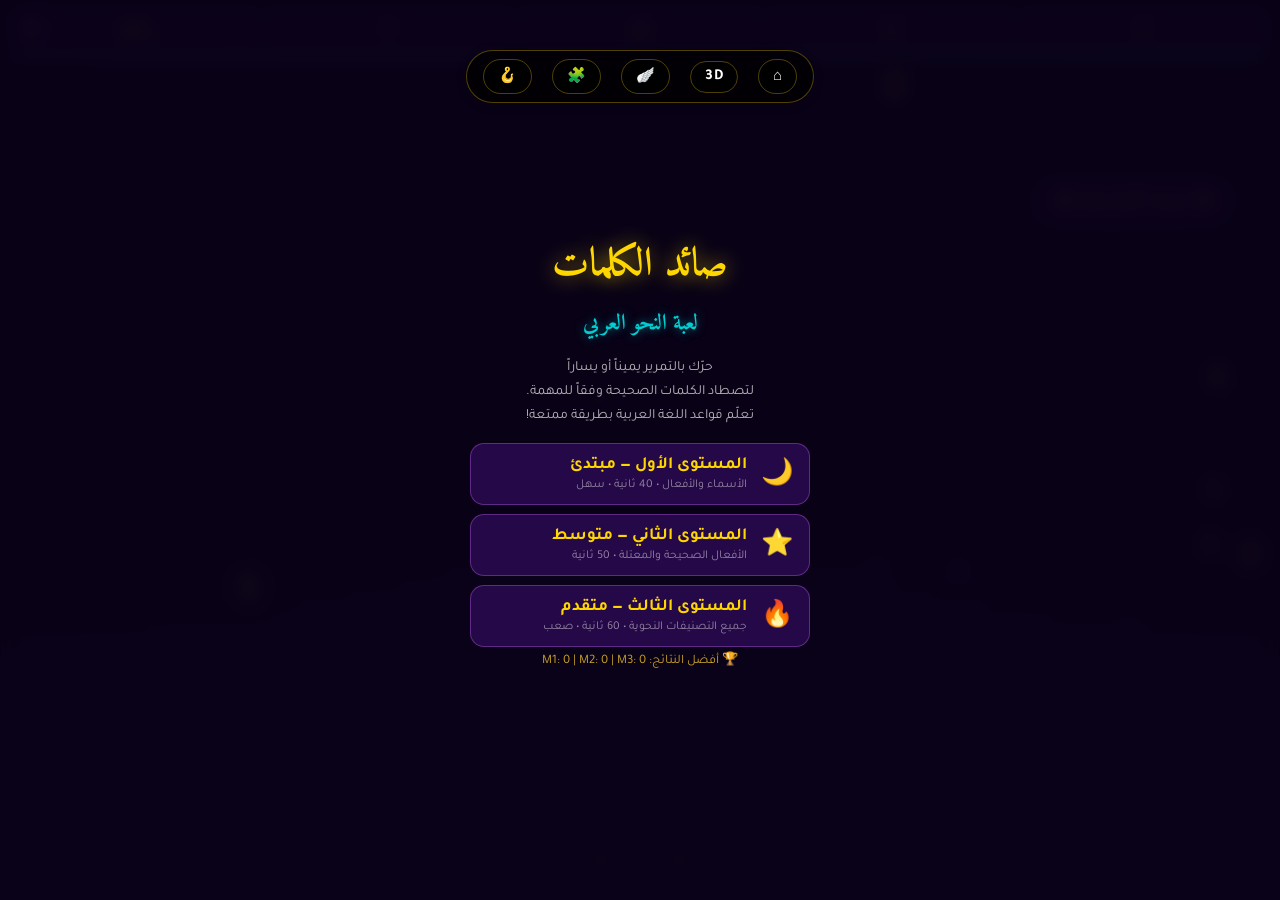
<file: wordCatcher.html>
<!DOCTYPE html>

<html lang="ar" dir="rtl">
<head>
<meta charset="UTF-8">
<meta name="viewport" content="width=device-width, initial-scale=1.0, maximum-scale=1.0, user-scalable=no">
<title>صائد الكلمات — لعبة النحو العربي</title>
<style>
@import url('https://fonts.googleapis.com/css2?family=Amiri:wght@400;700&family=Tajawal:wght@400;500;700;800;900&display=swap');

/* ──────────── ستايل الروابط الخمسة (تم التعديل للظهور الواضح) ──────────── */
.nav-links {
  position: relative;
  z-index: 200;
  display: flex;
  gap: 20px;
  align-items: center;
  justify-content: flex-start;
  padding: 8px 16px;
  background: rgba(0, 0, 0, 0.75);
  border-radius: 60px;
  backdrop-filter: blur(12px);
  width: fit-content;
  margin: 50px auto 5px auto;
  border: 1px solid rgba(255, 215, 0, 0.3);
  box-shadow: 0 2px 10px rgba(0,0,0,0.3);
}
.nav-link {
  font-family: 'Cairo', 'Tajawal', sans-serif;
  font-size: 15px;
  font-weight: 600;
  color: #FFFFFF;
  text-decoration: none;
  transition: all 0.2s ease;
  background: transparent;
  padding: 6px 14px;
  border-radius: 40px;
  letter-spacing: 0.3px;
  backdrop-filter: blur(4px);
  border: 1px solid rgba(255, 215, 0, 0.3);
}
.nav-link:hover {
  color: #FFD700;
  background: rgba(255, 215, 0, 0.2);
  border-color: #FFD700;
  transform: translateY(-2px);
  box-shadow: 0 4px 12px rgba(0,0,0,0.3);
}
@media (max-width: 720px) {
  .nav-links { gap: 10px; padding: 6px 12px; }
  .nav-link { font-size: 13px; padding: 4px 10px; }
}
/* نهاية الإضافة */

:root {
--gold: #FFD700; --gold-dim: #C9A227;
--purple: #4A1080; --purple-light: #7B2FBE; --purple-glow: #9B4DCA;
--teal: #00CED1; --teal-dim: #00999C;
--bg-dark: #0A0318; --bg-mid: #130530;
--red: #FF4444; --green: #44FF88;
}

* { margin:0; padding:0; box-sizing:border-box; -webkit-tap-highlight-color:transparent; }

html, body {
width:100%; height:100%; overflow:hidden;
background:var(--bg-dark); font-family:'Tajawal',sans-serif;
user-select:none; -webkit-user-select:none; touch-action:none;
}

#gameWrapper { position:fixed; inset:0; width:100vw; height:100vh; overflow:hidden; }
#bgCanvas { position:absolute; top:0; left:0; width:100%; height:100%; z-index:0; }
#gameCanvas { position:absolute; top:0; left:0; width:100%; height:100%; z-index:1; touch-action:none; }

/* HUD */
#hud {
position:absolute; top:0; left:0; right:0;
padding:10px 14px 6px;
background:linear-gradient(to bottom,rgba(10,3,24,0.97) 85%,transparent);
z-index:10; direction:rtl;
}
#missionBar {
text-align:center; font-family:'Amiri',serif;
font-size:clamp(13px,3.5vw,17px); color:var(--gold);
text-shadow:0 0 10px rgba(255,215,0,0.6);
background:rgba(74,16,128,0.7); border:1px solid rgba(255,215,0,0.4);
border-radius:20px; padding:5px 16px; margin-bottom:7px;
position:fixed;
top:20%;
right:50px;
}
#statsRow { display:flex; justify-content:space-between; align-items:center; gap:5px; }
.stat-box {
background:rgba(74,16,128,0.55); border:1px solid rgba(155,77,202,0.4);
border-radius:10px; padding:3px 6px; text-align:center; flex:1; min-width:0;
}
.stat-label { font-size:clamp(8px,2vw,10px); color:rgba(255,255,255,0.5); display:block; line-height:1.1; }
.stat-value { font-size:clamp(13px,3.5vw,16px); font-weight:900; color:var(--gold); display:block; line-height:1.2; }
#timerBar { height:4px; background:rgba(255,255,255,0.1); border-radius:2px; margin-top:6px; overflow:hidden; }
#timerFill { height:100%; background:linear-gradient(to left,var(--teal),var(--purple-glow)); border-radius:2px; transition:width 0.5s linear,background 0.5s; }

/* Mission Bubble */
#missionBubble {
position:absolute; top:50%; left:50%; transform:translate(-50%,-50%) scale(0.5);
z-index:30; text-align:center; pointer-events:none;
background:rgba(74,16,128,0.97); border:3px solid var(--gold);
border-radius:50px; padding:18px 40px;
box-shadow:0 0 60px rgba(255,215,0,0.5), 0 0 120px rgba(155,77,202,0.4);
opacity:0; transition:all 0.25s cubic-bezier(0.34,1.56,0.64,1);
direction:rtl; white-space:nowrap;
}
#missionBubble.show {
opacity:1; transform:translate(-50%,-50%) scale(1);
}
#missionBubbleText {
font-family:'Amiri',serif; font-size:clamp(22px,6vw,36px);
color:var(--gold); text-shadow:0 0 20px rgba(255,215,0,0.8);
font-weight:700;
}
#missionBubbleLabel {
font-size:clamp(11px,2.5vw,13px); color:rgba(255,255,255,0.6);
margin-bottom:6px; letter-spacing:1px;
}

/* Pause button */
#pauseBtn {
position:absolute; top:12px; left:14px; z-index:11;
background:rgba(74,16,128,0.7); border:1px solid rgba(155,77,202,0.5);
border-radius:8px; color:var(--gold); font-size:18px;
width:34px; height:34px; display:flex; align-items:center;
justify-content:center; cursor:pointer;
}

/* Combo */
#comboDisplay { position:absolute; top:100px; right:14px; z-index:12; text-align:center; pointer-events:none; }
#comboText {
font-family:'Amiri',serif; font-size:clamp(16px,4vw,22px); font-weight:700;
color:var(--gold); text-shadow:0 0 10px rgba(255,215,0,0.8);
opacity:0; transform:scale(0.8); transition:all 0.3s;
}
#comboText.show { opacity:1; transform:scale(1); }

/* Educational popup */
#educPopup {
position:absolute; bottom:120px; left:50%; transform:translateX(-50%);
background:rgba(10,3,24,0.95); border:1px solid var(--purple-glow);
border-radius:14px; padding:10px 18px;
max-width:min(300px,85vw); width:max-content; text-align:center;
z-index:15; color:rgba(255,255,255,0.9); font-family:'Amiri',serif;
font-size:clamp(12px,3vw,15px); line-height:1.6;
box-shadow:0 0 20px rgba(155,77,202,0.5);
opacity:0; pointer-events:none; transition:opacity 0.3s; direction:rtl; white-space:normal;
}
#educPopup.show { opacity:1; }

/* Overlays */
.overlay {
position:absolute; inset:0; z-index:20;
display:flex; flex-direction:column; align-items:center; justify-content:center;
background:rgba(10,3,24,0.95); padding:20px; text-align:center;
direction:rtl; backdrop-filter:blur(8px); overflow-y:auto;
}
.overlay.hidden { display:none; }
.overlay h1 { font-family:'Amiri',serif; font-size:clamp(28px,8vw,40px); color:var(--gold); text-shadow:0 0 20px rgba(255,215,0,0.6); margin-bottom:4px; }
.overlay h2 { font-family:'Amiri',serif; font-size:clamp(16px,5vw,22px); color:var(--teal); margin-bottom:14px; text-shadow:0 0 10px rgba(0,206,209,0.5); }
.overlay p { color:rgba(255,255,255,0.7); font-size:clamp(12px,3vw,14px); line-height:1.7; max-width:340px; margin-bottom:14px; }

.btn {
background:linear-gradient(135deg,var(--purple-light),var(--purple));
color:var(--gold); border:2px solid var(--gold-dim); border-radius:25px;
padding:11px 30px; font-family:'Tajawal',sans-serif;
font-size:clamp(13px,3.5vw,16px); font-weight:700; cursor:pointer; margin:5px;
box-shadow:0 0 20px rgba(123,47,190,0.5); transition:all 0.2s;
}
.btn:active { transform:scale(0.96); }
.btn.secondary { background:rgba(0,150,160,0.3); border-color:var(--teal-dim); color:var(--teal); }

.levelGrid { display:flex; flex-direction:column; gap:9px; width:100%; max-width:340px; }
.levelCard {
background:rgba(74,16,128,0.45); border:1px solid rgba(155,77,202,0.5);
border-radius:14px; padding:12px 16px; cursor:pointer; transition:all 0.2s;
display:flex; align-items:center; gap:12px; text-align:right; direction:rtl;
}
.levelCard:active { background:rgba(123,47,190,0.5); border-color:var(--gold-dim); transform:scale(0.98); }
.levelNum { font-size:26px; min-width:34px; }
.levelInfo { flex:1; }
.levelTitle { font-size:clamp(14px,4vw,17px); font-weight:700; color:var(--gold); }
.levelDesc { font-size:clamp(10px,2.5vw,12px); color:rgba(255,255,255,0.5); margin-top:2px; }

.resultGrid { display:grid; grid-template-columns:1fr 1fr; gap:8px; width:100%; max-width:300px; margin:10px 0; }
.resultItem { background:rgba(74,16,128,0.4); border:1px solid rgba(155,77,202,0.3); border-radius:10px; padding:8px; text-align:center; }
.resultItem .lbl { font-size:clamp(9px,2.5vw,11px); color:rgba(255,255,255,0.5); }
.resultItem .val { font-size:clamp(16px,4.5vw,20px); font-weight:900; color:var(--gold); }
.stars { font-size:clamp(22px,6vw,30px); letter-spacing:4px; margin:4px 0; }

#analysisText {
font-family:'Amiri',serif; font-size:clamp(12px,3.5vw,15px); color:var(--teal);
background:rgba(0,100,120,0.2); border:1px solid rgba(0,206,209,0.3);
border-radius:10px; padding:8px 14px; max-width:300px; text-align:center;
line-height:1.6; margin:6px 0; direction:rtl;
}
#highScoreDisplay { font-size:clamp(10px,2.5vw,13px); color:var(--gold-dim); margin-top:4px; }

#pauseMenu {
position:absolute; inset:0; z-index:25;
display:flex; flex-direction:column; align-items:center; justify-content:center;
background:rgba(10,3,24,0.92); backdrop-filter:blur(8px); gap:10px; direction:rtl;
}
#pauseMenu.hidden { display:none; }
#pauseMenu h2 { font-family:'Amiri',serif; font-size:clamp(22px,6vw,30px); color:var(--gold); margin-bottom:10px; }

#swipeHint {
position:absolute; bottom:30px; left:50%; transform:translateX(-50%);
color:rgba(255,255,255,0.35); font-size:clamp(11px,3vw,13px);
font-family:'Tajawal',sans-serif; text-align:center; pointer-events:none;
z-index:10; white-space:nowrap; direction:rtl; transition:opacity 1s;
}

/* Genie movement trail */
@keyframes trailFade { from { opacity:0.5; transform:scale(1); } to { opacity:0; transform:scale(0.3); } }
</style>

</head>
<body>
<div id="gameWrapper">
  <!-- ─── الهيدر (الروابط الخمسة) ─── -->
  <div class="nav-links">
    <a href="https://moo-m.github.io/Steam/" class="nav-link" target="_blank" rel="noopener noreferrer">⌂</a>
    <a href="https://moo-m.github.io/Steam/3D.html" class="nav-link" target="_blank" rel="noopener noreferrer">3D</a>
    <a href="https://moo-m.github.io/Steam/angel.html" class="nav-link" target="_blank" rel="noopener noreferrer">🪽</a>
    <a href="https://moo-m.github.io/Steam/memoryGame.html" class="nav-link" target="_blank" rel="noopener noreferrer">🧩</a>
    <a href="https://moo-m.github.io/Steam/wordCatcher.html" class="nav-link" target="_blank" rel="noopener noreferrer">🪝</a>
  </div>

  <canvas id="bgCanvas"></canvas>
  <canvas id="gameCanvas"></canvas>

  <!-- HUD -->
  <div id="hud">
    <div id="missionBar">✨ اصطد الأفعال فقط ✨</div>
    <div id="statsRow">
      <div class="stat-box"><span class="stat-label">النقاط</span><span class="stat-value" id="scoreVal">0</span></div>
      <div class="stat-box"><span class="stat-label">التسلسل</span><span class="stat-value" id="comboVal">×1</span></div>
      <div class="stat-box"><span class="stat-label">الوقت</span><span class="stat-value" id="timerVal">40</span></div>
      <div class="stat-box"><span class="stat-label">الأخطاء</span><span class="stat-value" id="mistakesVal" style="color:#FF8888">0</span></div>
      <div class="stat-box"><span class="stat-label">الدقة</span><span class="stat-value" id="accuracyVal">100%</span></div>
    </div>
    <div id="timerBar"><div id="timerFill" style="width:100%"></div></div>
  </div>

  <div id="pauseBtn" onclick="togglePause()">⏸</div>
  <div id="comboDisplay"><div id="comboText">🔥 ×2</div></div>

  <!-- Mission Bubble (1-second centered pop) -->
  <div id="missionBubble">
    <div id="missionBubbleLabel">🎯 مهمة جديدة</div>
    <div id="missionBubbleText"></div>
  </div>

  <div id="educPopup"></div>
  <div id="swipeHint">👈 مرّر للتحرك 👉</div>

  <!-- Start Screen -->
  <div class="overlay" id="startScreen">
    <h1> صائد الكلمات</h1>
    <h2>لعبة النحو العربي</h2>
    <p>حرّك بالتمرير يميناً أو يساراً<br>لتصطاد الكلمات الصحيحة وفقاً للمهمة.<br>تعلّم قواعد اللغة العربية بطريقة ممتعة!</p>
    <div class="levelGrid">
      <div class="levelCard" onclick="startLevel(1)">
        <div class="levelNum">🌙</div>
        <div class="levelInfo">
          <div class="levelTitle">المستوى الأول — مبتدئ</div>
          <div class="levelDesc">الأسماء والأفعال • 40 ثانية • سهل</div>
        </div>
      </div>
      <div class="levelCard" onclick="startLevel(2)">
        <div class="levelNum">⭐</div>
        <div class="levelInfo">
          <div class="levelTitle">المستوى الثاني — متوسط</div>
          <div class="levelDesc">الأفعال الصحيحة والمعتلة • 50 ثانية</div>
        </div>
      </div>
      <div class="levelCard" onclick="startLevel(3)">
        <div class="levelNum">🔥</div>
        <div class="levelInfo">
          <div class="levelTitle">المستوى الثالث — متقدم</div>
          <div class="levelDesc">جميع التصنيفات النحوية • 60 ثانية • صعب</div>
        </div>
      </div>
    </div>
    <div id="highScoreDisplay"></div>
  </div>

  <!-- End Screen -->
  <div class="overlay hidden" id="endScreen">
    <h1 id="endTitle">🏆 أحسنت!</h1>
    <div class="stars" id="starsDisplay">⭐⭐⭐</div>
    <div class="resultGrid">
      <div class="resultItem"><div class="lbl">النقاط</div><div class="val" id="resFinalScore">0</div></div>
      <div class="resultItem"><div class="lbl">الدقة</div><div class="val" id="resAccuracy">0%</div></div>
      <div class="resultItem"><div class="lbl">✅ صحيح</div><div class="val" id="resCorrect" style="color:#44FF88">0</div></div>
      <div class="resultItem"><div class="lbl">❌ خطأ</div><div class="val" id="resWrong" style="color:#FF4444">0</div></div>
      <div class="resultItem"><div class="lbl">🏃 فائت</div><div class="val" id="resMissed" style="color:#FFAA44">0</div></div>
      <div class="resultItem"><div class="lbl">🔥 أفضل تسلسل</div><div class="val" id="resBestCombo">0</div></div>
    </div>
    <div id="analysisText">تحليل الأداء</div>
    <div style="display:flex;gap:8px;flex-wrap:wrap;justify-content:center;margin-top:8px">
      <button class="btn" onclick="retryLevel()">🔄 إعادة</button>
      <button class="btn secondary" onclick="goHome()">🏠 القائمة</button>
    </div>
  </div>

  <!-- Pause Menu -->
  <div id="pauseMenu" class="hidden">
    <h2>⏸ متوقف</h2>
    <button class="btn" onclick="togglePause()">▶ استمرار</button>
    <button class="btn" onclick="retryLevel()">🔄 إعادة التشغيل</button>
    <button class="btn secondary" onclick="goHome()">🏠 القائمة الرئيسية</button>
    <div style="display:flex;align-items:center;gap:10px;margin-top:8px">
      <span style="color:rgba(255,255,255,0.6);font-size:14px">الصوت</span>
      <div id="soundToggle" onclick="toggleSound()" style="cursor:pointer;font-size:26px">🔊</div>
    </div>
  </div>
</div>

<script>
// ═══════════════════════════════════════════════
//  WORD DATABASE
// ═══════════════════════════════════════════════
const WORD_DB = [
  {word:"كتاب",type:"اسم",category:"اسم",subCategory:"جامد"},
  {word:"مدرسة",type:"اسم",category:"اسم",subCategory:"جامد"},
  {word:"قلم",type:"اسم",category:"اسم",subCategory:"جامد"},
  {word:"شجرة",type:"اسم",category:"اسم",subCategory:"جامد"},
  {word:"بيت",type:"اسم",category:"اسم",subCategory:"جامد"},
  {word:"ولد",type:"اسم",category:"اسم",subCategory:"جامد"},
  {word:"بنت",type:"اسم",category:"اسم",subCategory:"جامد"},
  {word:"سماء",type:"اسم",category:"اسم",subCategory:"جامد"},
  {word:"أرض",type:"اسم",category:"اسم",subCategory:"جامد"},
  {word:"نهر",type:"اسم",category:"اسم",subCategory:"جامد"},
  {word:"جبل",type:"اسم",category:"اسم",subCategory:"جامد"},
  {word:"بحر",type:"اسم",category:"اسم",subCategory:"جامد"},
  {word:"طائر",type:"اسم",category:"اسم",subCategory:"جامد"},
  {word:"قمر",type:"اسم",category:"اسم",subCategory:"جامد"},
  {word:"شمس",type:"اسم",category:"اسم",subCategory:"جامد"},
  {word:"نجوم",type:"اسم",category:"اسم",subCategory:"جامد"},
  {word:"علم",type:"اسم",category:"اسم",subCategory:"جامد"},
  {word:"وردة",type:"اسم",category:"اسم",subCategory:"جامد"},
  {word:"باب",type:"اسم",category:"اسم",subCategory:"جامد"},
  {word:"سيارة",type:"اسم",category:"اسم",subCategory:"جامد"},
  {word:"في",type:"حرف",category:"حرف",subCategory:"جر"},
  {word:"من",type:"حرف",category:"حرف",subCategory:"جر"},
  {word:"إلى",type:"حرف",category:"حرف",subCategory:"جر"},
  {word:"هل",type:"حرف",category:"حرف",subCategory:"استفهام"},
  {word:"لم",type:"حرف",category:"حرف",subCategory:"جزم"},
  {word:"لن",type:"حرف",category:"حرف",subCategory:"نصب"},
  {word:"عن",type:"حرف",category:"حرف",subCategory:"جر"},
  {word:"على",type:"حرف",category:"حرف",subCategory:"جر"},
  {word:"لا",type:"حرف",category:"حرف",subCategory:"نهي"},
  {word:"ما",type:"حرف",category:"حرف",subCategory:"نفي"},
  {word:"أن",type:"حرف",category:"حرف",subCategory:"مصدري"},
  {word:"إن",type:"حرف",category:"حرف",subCategory:"شرط"},
  {word:"كَتَبَ",type:"فعل",category:"صحيح",subCategory:"سالم"},
  {word:"جَلَسَ",type:"فعل",category:"صحيح",subCategory:"سالم"},
  {word:"نَصَرَ",type:"فعل",category:"صحيح",subCategory:"سالم"},
  {word:"فَتَحَ",type:"فعل",category:"صحيح",subCategory:"سالم"},
  {word:"عَلِمَ",type:"فعل",category:"صحيح",subCategory:"سالم"},
  {word:"دَرَسَ",type:"فعل",category:"صحيح",subCategory:"سالم"},
  {word:"خَرَجَ",type:"فعل",category:"صحيح",subCategory:"سالم"},
  {word:"فَهِمَ",type:"فعل",category:"صحيح",subCategory:"سالم"},
  {word:"حَمَلَ",type:"فعل",category:"صحيح",subCategory:"سالم"},
  {word:"لَعِبَ",type:"فعل",category:"صحيح",subCategory:"سالم"},
  {word:"أَكَلَ",type:"فعل",category:"صحيح",subCategory:"مهموز"},
  {word:"أَمَرَ",type:"فعل",category:"صحيح",subCategory:"مهموز"},
  {word:"سَأَلَ",type:"فعل",category:"صحيح",subCategory:"مهموز"},
  {word:"قَرَأَ",type:"فعل",category:"صحيح",subCategory:"مهموز"},
  {word:"بَدَأَ",type:"فعل",category:"صحيح",subCategory:"مهموز"},
  {word:"أَخَذَ",type:"فعل",category:"صحيح",subCategory:"مهموز"},
  {word:"أَمِنَ",type:"فعل",category:"صحيح",subCategory:"مهموز"},
  {word:"مَدَّ",type:"فعل",category:"صحيح",subCategory:"مضعف"},
  {word:"رَدَّ",type:"فعل",category:"صحيح",subCategory:"مضعف"},
  {word:"شَكَّ",type:"فعل",category:"صحيح",subCategory:"مضعف"},
  {word:"ظَنَّ",type:"فعل",category:"صحيح",subCategory:"مضعف"},
  {word:"حَلَّ",type:"فعل",category:"صحيح",subCategory:"مضعف"},
  {word:"عَدَّ",type:"فعل",category:"صحيح",subCategory:"مضعف"},
  {word:"مَرَّ",type:"فعل",category:"صحيح",subCategory:"مضعف"},
  {word:"وَجَدَ",type:"فعل",category:"معتل",subCategory:"مثال"},
  {word:"وَصَلَ",type:"فعل",category:"معتل",subCategory:"مثال"},
  {word:"وَلَدَ",type:"فعل",category:"معتل",subCategory:"مثال"},
  {word:"وَضَعَ",type:"فعل",category:"معتل",subCategory:"مثال"},
  {word:"وَقَفَ",type:"فعل",category:"معتل",subCategory:"مثال"},
  {word:"يَسَّرَ",type:"فعل",category:"معتل",subCategory:"مثال"},
  {word:"وَعَدَ",type:"فعل",category:"معتل",subCategory:"مثال"},
  {word:"قَالَ",type:"فعل",category:"معتل",subCategory:"أجوف"},
  {word:"نَامَ",type:"فعل",category:"معتل",subCategory:"أجوف"},
  {word:"بَاعَ",type:"فعل",category:"معتل",subCategory:"أجوف"},
  {word:"طَارَ",type:"فعل",category:"معتل",subCategory:"أجوف"},
  {word:"سَارَ",type:"فعل",category:"معتل",subCategory:"أجوف"},
  {word:"زَادَ",type:"فعل",category:"معتل",subCategory:"أجوف"},
  {word:"جَاءَ",type:"فعل",category:"معتل",subCategory:"أجوف"},
  {word:"خَافَ",type:"فعل",category:"معتل",subCategory:"أجوف"},
  {word:"دَعَا",type:"فعل",category:"معتل",subCategory:"ناقص"},
  {word:"مَشَى",type:"فعل",category:"معتل",subCategory:"ناقص"},
  {word:"رَمَى",type:"فعل",category:"معتل",subCategory:"ناقص"},
  {word:"بَنَى",type:"فعل",category:"معتل",subCategory:"ناقص"},
  {word:"نَسِيَ",type:"فعل",category:"معتل",subCategory:"ناقص"},
  {word:"لَقِيَ",type:"فعل",category:"معتل",subCategory:"ناقص"},
  {word:"رَجَا",type:"فعل",category:"معتل",subCategory:"ناقص"},
  {word:"سَعَى",type:"فعل",category:"معتل",subCategory:"ناقص"},
];

const EXPLAIN = {
  "اسم":    (w) => `"${w.word}": اسم — يدلّ على ذات أو معنى دون زمن`,
  "حرف":   (w) => `"${w.word}": حرف — لا يُفهم معناه إلا مع غيره`,
  "سالم":  (w) => `"${w.word}": فعل صحيح سالم — خالٍ من الهمزة والتضعيف والعلة`,
  "مهموز": (w) => `"${w.word}": فعل مهموز — أحد أحرفه الأصلية همزة`,
  "مضعف":  (w) => `"${w.word}": فعل مضعف — حرفان أصليان متماثلان`,
  "مثال":  (w) => `"${w.word}": فعل مثال — فاؤه حرف علة (واو أو ياء)`,
  "أجوف":  (w) => `"${w.word}": فعل أجوف — عينه حرف علة في الوسط`,
  "ناقص":  (w) => `"${w.word}": فعل ناقص — لامه حرف علة في الآخر`,
  "صحيح":  (w) => `"${w.word}": فعل صحيح — خالٍ من حروف العلة`,
  "معتل":  (w) => `"${w.word}": فعل معتل — يحتوي على حرف علة`,
  "فعل":   (w) => `"${w.word}": فعل — يدلّ على حدث مرتبط بزمن`,
};

// SHORT labels for the bubble
const MISSION_SHORT = {
  "اصطد الأفعال فقط": "أفعال",
  "اصطد الأسماء فقط": "أسماء",
  "اصطد الأفعال الصحيحة": "فعل صحيح",
  "اصطد الأفعال المعتلة": "فعل معتل",
  "اصطد الصحيح السالم": "صحيح سالم",
  "اصطد الصحيح المهموز": "صحيح مهموز",
  "اصطد الصحيح المضعف": "صحيح مضعف",
  "اصطد المعتل المثال": "معتل مثال",
  "اصطد المعتل الأجوف": "معتل أجوف",
  "اصطد المعتل الناقص": "معتل ناقص",
};

function getMissionShort(label) {
  for (const [key, val] of Object.entries(MISSION_SHORT)) {
    if (label.includes(key)) return val;
  }
  return label.replace(/🎯\s*/,'');
}

const LEVELS = {
  1: {
    duration: 60,
    speedBase: { min:1.5, max:2.5 },
    spawnRate: 2200,
    maxWords: 4,
    points: { correct:10, wrong:-5, missed:-3 },
    catchToChangeMission: 2,  // change after 2 correct catches
    missions: [
      { label:"🎯 اصطد الأفعال فقط", check: w => w.type==="فعل" },
      { label:"🎯 اصطد الأسماء فقط", check: w => w.type==="اسم" },
    ]
  },
  2: {
    duration: 80,
    speedBase: { min:2.4, max:3.5 },
    spawnRate: 1800,
    maxWords: 6,
    points: { correct:15, wrong:-10, missed:-5 },
    catchToChangeMission: 3,
    missions: [
      { label:"🎯 اصطد الأفعال فقط",     check: w => w.type==="فعل" },
      { label:"🎯 اصطد الأسماء فقط",     check: w => w.type==="اسم" },
      { label:"🎯 اصطد الأفعال الصحيحة", check: w => w.category==="صحيح" },
      { label:"🎯 اصطد الأفعال المعتلة", check: w => w.category==="معتل" },
    ]
  },
  3: {
    duration: 100,
    speedBase: { min:3.0, max:4.0 },
    spawnRate: 1300,
    maxWords: 8,
    points: { correct:20, wrong:-15, missed:-10 },
    catchToChangeMission: 2,
    missions: [
      { label:"🎯 اصطد الأفعال المعتلة",    check: w => w.category==="معتل" },
      { label:"🎯 اصطد الأفعال الصحيحة",    check: w => w.category==="صحيح" },
      { label:"🎯 اصطد الصحيح السالم",      check: w => w.subCategory==="سالم" },
      { label:"🎯 اصطد الصحيح المهموز",     check: w => w.subCategory==="مهموز" },
      { label:"🎯 اصطد الصحيح المضعف",     check: w => w.subCategory==="مضعف" },
      { label:"🎯 اصطد المعتل المثال",      check: w => w.subCategory==="مثال" },
      { label:"🎯 اصطد المعتل الأجوف",     check: w => w.subCategory==="أجوف" },
      { label:"🎯 اصطد المعتل الناقص",     check: w => w.subCategory==="ناقص" },
    ]
  }
};

const CAT_COLORS = {
  "اسم":   { bg:"rgba(20,60,120,0.88)",  border:"#4488FF", text:"#AACCFF" },
  "حرف":  { bg:"rgba(60,20,90,0.88)",   border:"#AA44FF", text:"#CC99FF" },
  "سالم": { bg:"rgba(10,80,50,0.88)",   border:"#22CC88", text:"#88FFCC" },
  "مهموز":{ bg:"rgba(80,60,10,0.88)",   border:"#FFAA22", text:"#FFD088" },
  "مضعف": { bg:"rgba(90,30,10,0.88)",   border:"#FF6622", text:"#FFAA88" },
  "مثال": { bg:"rgba(10,70,80,0.88)",   border:"#22CCDD", text:"#88EEFF" },
  "أجوف": { bg:"rgba(80,20,60,0.88)",   border:"#FF44AA", text:"#FF99CC" },
  "ناقص": { bg:"rgba(70,70,10,0.88)",   border:"#DDCC22", text:"#FFEE88" },
};

function getCatColor(w) {
  if (w.type==="اسم") return CAT_COLORS["اسم"];
  if (w.type==="حرف") return CAT_COLORS["حرف"];
  return CAT_COLORS[w.subCategory] || { bg:"rgba(74,16,128,0.88)", border:"#9B4DCA", text:"#DDA0FF" };
}

// ═══════════════════════════════════════════════
//  AUDIO
// ═══════════════════════════════════════════════
const Audio = (() => {
  let ctx = null, muted = false, bgGain = null, bgStarted = false;
  function init() {
    if (ctx) { if (ctx.state==='suspended') ctx.resume(); return; }
    ctx = new (window.AudioContext || window.webkitAudioContext)();
  }
  function tone(freq, type, dur, vol=0.3) {
    if (muted || !ctx) return;
    try {
      const o=ctx.createOscillator(), g=ctx.createGain();
      o.connect(g); g.connect(ctx.destination);
      o.type=type; o.frequency.setValueAtTime(freq,ctx.currentTime);
      g.gain.setValueAtTime(vol,ctx.currentTime);
      g.gain.exponentialRampToValueAtTime(0.001,ctx.currentTime+dur);
      o.start(); o.stop(ctx.currentTime+dur);
    } catch(e){}
  }
  function startBg() {
    if (bgStarted||muted||!ctx) return;
    bgStarted=true; bgGain=ctx.createGain(); bgGain.gain.value=0.05; bgGain.connect(ctx.destination);
    const notes=[261,294,329,349,392,440,392,349,329,294]; let i=0;
    function playNote() {
      if (!bgGain) return;
      try { const o=ctx.createOscillator(); o.type='sine'; o.frequency.value=notes[i%notes.length]; o.connect(bgGain); o.start(); o.stop(ctx.currentTime+0.45); i++; } catch(e){}
      setTimeout(playNote,500);
    }
    playNote();
  }
  function playCorrect() { tone(523,'sine',0.1,0.3); setTimeout(()=>tone(659,'sine',0.12,0.3),60); setTimeout(()=>tone(784,'sine',0.2,0.25),130); }
  function playWrong()   { tone(220,'sawtooth',0.25,0.4); setTimeout(()=>tone(180,'sawtooth',0.2,0.2),100); }
  function playCombo()   { [523,659,784,1047].forEach((f,i)=>setTimeout(()=>tone(f,'triangle',0.15,0.25),i*50)); }
  function playMissed()  { tone(350,'triangle',0.3,0.2); }
  function playMission() { [440,550,660].forEach((f,i)=>setTimeout(()=>tone(f,'sine',0.2,0.2),i*80)); }
  function playLevelEnd(){ [523,587,659,698,784,880,988,1047].forEach((f,i)=>setTimeout(()=>tone(f,'sine',0.25,0.2),i*70)); }
  function toggleMute() {
    muted=!muted; if(bgGain) bgGain.gain.value=muted?0:0.05;
    document.getElementById('soundToggle').textContent=muted?'🔇':'🔊';
  }
  return { init, startBg, playCorrect, playWrong, playCombo, playMissed, playMission, playLevelEnd, toggleMute };
})();

// ═══════════════════════════════════════════════
//  PARTICLES
// ═══════════════════════════════════════════════
class ParticleSystem {
  constructor() { this.particles = []; }
  emit(x, y, color, count=12) {
    for (let i=0; i<count; i++) {
      const angle=(Math.PI*2/count)*i+Math.random()*0.5, speed=2+Math.random()*4;
      this.particles.push({x,y,vx:Math.cos(angle)*speed,vy:Math.sin(angle)*speed-2,life:1,decay:0.022+Math.random()*0.018,size:3+Math.random()*5,color});
    }
  }
  emitText(x, y, text, color) {
    this.particles.push({x,y,text,color,vx:(Math.random()-0.5),vy:-2.5,life:1,decay:0.02,type:'text',size:18});
  }
  update() {
    this.particles=this.particles.filter(p=>{p.x+=p.vx;p.y+=p.vy;p.vy+=0.1;p.life-=p.decay;return p.life>0;});
  }
  draw(ctx) {
    this.particles.forEach(p=>{
      ctx.save(); ctx.globalAlpha=p.life;
      if (p.type==='text') {
        ctx.font=`bold ${p.size}px Tajawal`; ctx.fillStyle=p.color; ctx.textAlign='center'; ctx.fillText(p.text,p.x,p.y);
      } else {
        ctx.fillStyle=p.color; ctx.shadowBlur=8; ctx.shadowColor=p.color;
        ctx.beginPath(); ctx.arc(p.x,p.y,p.size*p.life,0,Math.PI*2); ctx.fill();
      }
      ctx.restore();
    });
  }
}

// ═══════════════════════════════════════════════
//  PLAYER
// ═══════════════════════════════════════════════
class Player {
  constructor(cW, cH) {
    this.cW=cW; this.cH=cH;
    this.x=cW/2; this.y=cH-80;
    this.w=60; this.h=80;
    this.vx=0; this.speed=5.5; this.friction=0.8;
    this.state='idle'; this.stateTimer=0;
    this.bobTime=0; this.bobOffset=0;
    this.glowColor=null; this.shakeX=0;
    this.trail=[];
    // Movement animation
    this.moveDir=0;     // -1 left, 0 none, 1 right
    this.leanAngle=0;   // body lean
    this.scarfWave=0;   // scarf/tail wave
    this.dustTimer=0;
    this.dustParticles=[];
  }
  update(keys) {
    const prevVx=this.vx;
    if (keys.left)  this.vx-=0.9;
    if (keys.right) this.vx+=0.9;
    this.vx*=this.friction;
    this.x+=this.vx;
    this.x=Math.max(this.w/2,Math.min(this.cW-this.w/2,this.x));
    this.bobTime+=0.05;
    this.bobOffset=Math.sin(this.bobTime)*4;
    if (this.stateTimer>0){this.stateTimer--;if(this.stateTimer<=0)this.state='idle';}
    if (Math.abs(this.vx)>0.5) this.state='move';
    else if (this.stateTimer<=0) this.state='idle';
    this.shakeX*=0.85;

    // Movement direction & lean
    this.moveDir = Math.abs(this.vx)>0.4 ? Math.sign(this.vx) : 0;
    const targetLean = this.moveDir * 0.22;
    this.leanAngle += (targetLean - this.leanAngle) * 0.18;
    this.scarfWave += 0.12;

    // Trail
    this.trail.push({x:this.x,y:this.y+this.bobOffset,life:1,vx:this.vx});
    if(this.trail.length>10) this.trail.shift();
    this.trail.forEach(t=>t.life-=0.1);

    // Dust particles when moving fast
    if (Math.abs(this.vx)>2) {
      this.dustTimer--;
      if (this.dustTimer<=0) {
        this.dustTimer=4;
        this.dustParticles.push({
          x:this.x-this.vx*5,y:this.y+35,
          vx:(Math.random()-0.5)*1.5,vy:-0.5-Math.random()*0.8,
          life:1,size:4+Math.random()*6
        });
      }
    }
    this.dustParticles=this.dustParticles.filter(d=>{
      d.x+=d.vx; d.y+=d.vy; d.life-=0.06; return d.life>0;
    });
  }
  catchAnim(success) {
    this.state=success?'catch':'wrong';
    this.stateTimer=success?40:30;
    this.glowColor=success?'#44FF88':'#FF4444';
    if(!success) this.shakeX=10;
  }
  draw(ctx) {
    const px=this.x+this.shakeX*(Math.random()-0.5)*2;
    const py=this.y+this.bobOffset;

    // Dust
    this.dustParticles.forEach(d=>{
      ctx.save(); ctx.globalAlpha=d.life*0.5; ctx.fillStyle='rgba(155,77,202,0.6)';
      ctx.beginPath(); ctx.arc(d.x,d.y,d.size*d.life,0,Math.PI*2); ctx.fill(); ctx.restore();
    });

    // Speed trail (ghost copies when moving fast)
    if (Math.abs(this.vx)>2.5) {
      for (let i=0;i<Math.min(3,this.trail.length);i++) {
        const t=this.trail[i];
        ctx.save(); ctx.globalAlpha=t.life*0.12;
        ctx.translate(t.x,t.y+30); ctx.scale(1,0.9);
        ctx.fillStyle='#9B4DCA';
        ctx.beginPath(); ctx.ellipse(0,0,20,30,0,0,Math.PI*2); ctx.fill();
        ctx.restore();
      }
    }

    // Normal aura trail
    this.trail.forEach((t,i)=>{
      ctx.save(); ctx.globalAlpha=t.life*0.1; ctx.fillStyle='#9B4DCA';
      const s=(i/this.trail.length)*18+4;
      ctx.beginPath(); ctx.arc(t.x,t.y+30,s,0,Math.PI*2); ctx.fill(); ctx.restore();
    });

    // Glow
    if (this.glowColor&&this.stateTimer>0){
      ctx.save(); ctx.globalAlpha=this.stateTimer/40*0.6; ctx.shadowBlur=40; ctx.shadowColor=this.glowColor;
      ctx.fillStyle=this.glowColor; ctx.beginPath(); ctx.arc(px,py+10,40,0,Math.PI*2); ctx.fill(); ctx.restore();
    }

    // Draw genie with lean transform
    ctx.save();
    ctx.translate(px, py);
    ctx.rotate(this.leanAngle);
    ctx.translate(-px, -py);
    this._drawGenie(ctx, px, py);
    ctx.restore();

    // Speed lines (when moving fast)
    if (Math.abs(this.vx)>3) {
      ctx.save();
      ctx.strokeStyle='rgba(155,77,202,0.35)';
      ctx.lineWidth=1.5;
      for(let i=0;i<3;i++){
        const sy=py-20+i*15;
        const len=(Math.abs(this.vx)-3)*8;
        const dir=Math.sign(this.vx)*-1;
        ctx.beginPath();
        ctx.moveTo(px,sy);
        ctx.lineTo(px+dir*len*(0.6+i*0.3),sy);
        ctx.stroke();
      }
      ctx.restore();
    }
  }
  _drawGenie(ctx, px, py) {
    const scarfBend = Math.sin(this.scarfWave)*8 * (this.moveDir===0?1:this.moveDir*-1);
    // Tail with wave when moving
    const tg=ctx.createLinearGradient(px,py+20,px,py+70);
    tg.addColorStop(0,'rgba(155,77,202,0.8)'); tg.addColorStop(1,'rgba(155,77,202,0)');
    ctx.save(); ctx.fillStyle=tg; ctx.beginPath();
    ctx.moveTo(px-20,py+20);
    const swayAmt = this.moveDir!==0 ? this.moveDir*-12 : Math.sin(this.bobTime*2)*8;
    ctx.quadraticCurveTo(px+swayAmt,py+45,px,py+70);
    ctx.quadraticCurveTo(px-swayAmt*0.7,py+55,px+20,py+20);
    ctx.closePath(); ctx.fill(); ctx.restore();
    // Body
    ctx.save(); const bg2=ctx.createRadialGradient(px,py,5,px,py+5,28);
    bg2.addColorStop(0,'#C060FF'); bg2.addColorStop(1,'#6A0DAD');
    ctx.fillStyle=bg2; ctx.shadowBlur=15; ctx.shadowColor='#9B4DCA';
    ctx.beginPath(); ctx.ellipse(px,py+5,22,28,0,0,Math.PI*2); ctx.fill(); ctx.restore();
    // Belt
    ctx.save(); ctx.fillStyle=this.state==='catch'?'#FFD700':'#C9A227';
    ctx.fillRect(px-22,py+8,44,6); ctx.fillStyle='#FFD700';
    ctx.beginPath(); ctx.arc(px,py+11,5,0,Math.PI*2); ctx.fill(); ctx.restore();
    // Collar
    ctx.save(); ctx.fillStyle='#FFD700'; ctx.beginPath(); ctx.arc(px,py-18,14,Math.PI,Math.PI*2); ctx.fill(); ctx.restore();
    // Head
    ctx.save(); const hg=ctx.createRadialGradient(px-4,py-32,2,px,py-25,18);
    hg.addColorStop(0,'#FFD5A0'); hg.addColorStop(1,'#E8A060');
    ctx.fillStyle=hg; ctx.shadowBlur=10; ctx.shadowColor='rgba(255,180,100,0.4)';
    ctx.beginPath(); ctx.arc(px,py-25,16,0,Math.PI*2); ctx.fill(); ctx.restore();
    // Eyes
    const ey=py-27;
    if (this.state==='wrong'){
      [-6,6].forEach(ox=>{ctx.save();ctx.strokeStyle='#FF2222';ctx.lineWidth=2;ctx.beginPath();ctx.moveTo(px+ox-3,ey-3);ctx.lineTo(px+ox+3,ey+3);ctx.moveTo(px+ox+3,ey-3);ctx.lineTo(px+ox-3,ey+3);ctx.stroke();ctx.restore();});
    } else if (this.state==='catch'){
      [-6,6].forEach(ox=>{ctx.save();ctx.fillStyle='#FFD700';ctx.font='10px serif';ctx.textAlign='center';ctx.fillText('★',px+ox,ey+3);ctx.restore();});
    } else {
      // Blinking eyes while moving
      const eyeH = this.moveDir!==0 ? 2.5 : 4;
      [-6,6].forEach(ox=>{ctx.save();ctx.fillStyle='#1A0040';ctx.beginPath();ctx.ellipse(px+ox,ey,3.5,eyeH,0,0,Math.PI*2);ctx.fill();ctx.fillStyle='#FFFFFF';ctx.beginPath();ctx.arc(px+ox+1,ey-1,1.2,0,Math.PI*2);ctx.fill();ctx.restore();});
    }
    // Mouth
    ctx.save(); ctx.strokeStyle='#7A3A10'; ctx.lineWidth=1.5; ctx.beginPath();
    if (this.state==='wrong'){ctx.arc(px,py-14,5,0,Math.PI);ctx.stroke();}
    else if (this.state==='catch'){ctx.arc(px,py-17,5,0,Math.PI,false);ctx.stroke();}
    else if (this.moveDir!==0){ctx.arc(px,py-17,3,0,Math.PI,false);ctx.stroke();} // determined face
    else{ctx.arc(px,py-17,4,0,Math.PI,false);ctx.stroke();}
    ctx.restore();
    // Turban
    ctx.save(); ctx.fillStyle='#4A1080'; ctx.beginPath(); ctx.arc(px,py-36,14,Math.PI,Math.PI*2); ctx.fill();
    ctx.fillStyle='#7B2FBE'; ctx.beginPath(); ctx.arc(px,py-36,14,-0.3,Math.PI+0.3); ctx.fill();
    ctx.fillStyle='#00CED1'; ctx.shadowBlur=8; ctx.shadowColor='#00CED1';
    ctx.beginPath(); ctx.arc(px,py-42,4,0,Math.PI*2); ctx.fill();
    // Feather waves when moving
    const featherSway = this.moveDir!==0 ? Math.sin(this.scarfWave)*6 : Math.sin(this.bobTime)*3;
    ctx.strokeStyle='#FFD700'; ctx.lineWidth=1.5; ctx.beginPath();
    ctx.moveTo(px+2,py-42); ctx.quadraticCurveTo(px+12+featherSway,py-60,px+8+featherSway,py-55); ctx.stroke();
    ctx.restore();
    // Arms - pump when running
    const armSwing = this.moveDir!==0 ? Math.sin(this.scarfWave*1.5)*12 : Math.cos(this.bobTime+1)*5;
    const armSwing2 = this.moveDir!==0 ? -Math.sin(this.scarfWave*1.5)*12 : Math.cos(this.bobTime+2)*5;
    ctx.save(); ctx.strokeStyle='#E8A060'; ctx.lineWidth=6; ctx.lineCap='round';
    ctx.beginPath(); ctx.moveTo(px-18,py-5); ctx.quadraticCurveTo(px-32,py+8,px-28+armSwing,py-10); ctx.stroke();
    ctx.beginPath(); ctx.moveTo(px+18,py-5); ctx.quadraticCurveTo(px+32,py+8,px+28+armSwing2,py-10); ctx.stroke();
    ctx.restore();
    if (this.state==='catch'){
      ctx.save(); ctx.shadowBlur=20; ctx.shadowColor='#44FF88'; ctx.fillStyle='rgba(68,255,136,0.3)';
      ctx.beginPath(); ctx.arc(px-28+armSwing,py-10,8,0,Math.PI*2); ctx.arc(px+28+armSwing2,py-10,8,0,Math.PI*2); ctx.fill(); ctx.restore();
    }
    // Scarf/cape behind when moving fast
    if (Math.abs(this.vx)>2) {
      ctx.save(); ctx.globalAlpha=0.5;
      const scarfG=ctx.createLinearGradient(px,py-10,px+scarfBend*2,py+20);
      scarfG.addColorStop(0,'rgba(0,206,209,0.6)'); scarfG.addColorStop(1,'transparent');
      ctx.fillStyle=scarfG; ctx.beginPath();
      ctx.moveTo(px-5,py-18);
      ctx.quadraticCurveTo(px+scarfBend,py,px+scarfBend*1.5,py+25);
      ctx.quadraticCurveTo(px+scarfBend*0.5,py+15,px+5,py-18);
      ctx.closePath(); ctx.fill(); ctx.restore();
    }
  }
  get catchZone() { return {x:this.x-30,y:this.y-25,w:60,h:40}; }
}

// ═══════════════════════════════════════════════
//  FALLING WORD
// ═══════════════════════════════════════════════
class FallingWord {
  constructor(data, canvasW, speed) {
    this.data=data;
    this.w=90+data.word.length*8; this.h=44;
    this.x=this.w/2+10+Math.random()*(canvasW-this.w-20);
    this.y=-this.h; this.vy=speed;
    this.rotation=(Math.random()-0.5)*0.07;
    this.alpha=1; this.hoverPhase=Math.random()*Math.PI*2;
    this.removing=false; this.removeVy=0;
    this.cols=getCatColor(data);
  }
  update() {
    if(this.removing){this.removeVy-=0.5;this.y+=this.removeVy;this.alpha-=0.06;return;}
    this.y+=this.vy; this.hoverPhase+=0.03;
  }
  draw(ctx) {
    if(this.alpha<=0) return;
    ctx.save(); ctx.globalAlpha=this.alpha;
    ctx.translate(this.x,this.y+Math.sin(this.hoverPhase)*2); ctx.rotate(this.rotation);
    ctx.shadowBlur=14+Math.sin(this.hoverPhase)*4; ctx.shadowColor=this.cols.border;
    const r=this.h/2;
    ctx.beginPath(); ctx.roundRect(-this.w/2,-this.h/2,this.w,this.h,r);
    ctx.fillStyle=this.cols.bg; ctx.fill();
    ctx.strokeStyle=this.cols.border; ctx.lineWidth=1.8; ctx.stroke();
    const sg=ctx.createLinearGradient(-this.w/2,-this.h/2,this.w/2,this.h/2);
    sg.addColorStop(0,'rgba(255,255,255,0.12)'); sg.addColorStop(1,'rgba(255,255,255,0)');
    ctx.fillStyle=sg; ctx.fill();
    ctx.shadowBlur=8; ctx.shadowColor=this.cols.text; ctx.fillStyle=this.cols.text;
    ctx.font='bold 18px Amiri'; ctx.textAlign='center'; ctx.textBaseline='middle';
    ctx.fillText(this.data.word,0,1);
    ctx.restore();
  }
  isOffScreen(H){return this.y>H+this.h;}
  get done(){return this.alpha<=0;}
}

// ═══════════════════════════════════════════════
//  BACKGROUND
// ═══════════════════════════════════════════════
class BackgroundRenderer {
  constructor(canvas) {
    this.canvas=canvas; this.ctx=canvas.getContext('2d'); this.resize();
    this.stars=Array.from({length:100},()=>({x:Math.random()*this.W,y:Math.random()*this.H,r:Math.random()*1.5+0.3,blink:Math.random()*Math.PI*2,speed:0.01+Math.random()*0.02}));
    this.letters=Array.from({length:14},()=>({char:'ع ر ب ي ة ف ع ل ا س م ح'.split(' ')[Math.floor(Math.random()*12)],x:Math.random()*this.W,y:Math.random()*this.H,size:30+Math.random()*50,alpha:0.03+Math.random()*0.05,drift:(Math.random()-0.5)*0.3,vy:-0.2-Math.random()*0.3}));
    this.lanterns=Array.from({length:6},()=>({x:Math.random()*this.W,y:Math.random()*this.H*0.7,sway:Math.random()*Math.PI*2,size:8+Math.random()*6}));
    this.t=0;
  }
  resize(){this.W=this.canvas.width;this.H=this.canvas.height;}
  draw() {
    const ctx=this.ctx; this.t++;
    const bg=ctx.createLinearGradient(0,0,0,this.H);
    bg.addColorStop(0,'#030012'); bg.addColorStop(0.4,'#0A0318'); bg.addColorStop(1,'#130530');
    ctx.fillStyle=bg; ctx.fillRect(0,0,this.W,this.H);
    const ag=ctx.createRadialGradient(this.W/2,this.H*0.3,20,this.W/2,this.H*0.3,this.W*0.7);
    ag.addColorStop(0,'rgba(123,47,190,0.06)'); ag.addColorStop(1,'transparent');
    ctx.fillStyle=ag; ctx.fillRect(0,0,this.W,this.H);
    this.stars.forEach(s=>{s.blink+=s.speed;const a=0.4+Math.sin(s.blink)*0.4;ctx.save();ctx.globalAlpha=a;ctx.fillStyle='#FFFFFF';ctx.beginPath();ctx.arc(s.x,s.y,s.r,0,Math.PI*2);ctx.fill();ctx.restore();});
    this.letters.forEach(l=>{l.x+=l.drift;l.y+=l.vy;if(l.y<-60){l.y=this.H+10;l.x=Math.random()*this.W;}ctx.save();ctx.globalAlpha=l.alpha;ctx.fillStyle='#9B4DCA';ctx.font=`${l.size}px Amiri`;ctx.textAlign='center';ctx.fillText(l.char,l.x,l.y);ctx.restore();});
    this.lanterns.forEach(l=>{l.sway+=0.01;const sx=l.x+Math.sin(l.sway)*8;ctx.save();ctx.globalAlpha=0.5;const lg=ctx.createRadialGradient(sx,l.y,0,sx,l.y,l.size*3);lg.addColorStop(0,'rgba(255,200,50,0.3)');lg.addColorStop(1,'transparent');ctx.fillStyle=lg;ctx.beginPath();ctx.arc(sx,l.y,l.size*3,0,Math.PI*2);ctx.fill();ctx.fillStyle='#C9A227';ctx.beginPath();ctx.roundRect(sx-l.size/2,l.y-l.size,l.size,l.size*2,3);ctx.fill();ctx.fillStyle='rgba(255,200,50,0.4)';ctx.fillRect(sx-l.size/2+2,l.y-l.size+3,l.size-4,l.size*2-6);ctx.restore();});
    const fg=ctx.createLinearGradient(0,this.H-80,0,this.H);
    fg.addColorStop(0,'transparent'); fg.addColorStop(1,'rgba(74,16,128,0.3)');
    ctx.fillStyle=fg; ctx.fillRect(0,this.H-80,this.W,80);
    ctx.strokeStyle='rgba(155,77,202,0.4)'; ctx.lineWidth=1.5; ctx.setLineDash([8,6]);
    ctx.beginPath(); ctx.moveTo(0,this.H-45); ctx.lineTo(this.W,this.H-45); ctx.stroke(); ctx.setLineDash([]);
  }
}

// ═══════════════════════════════════════════════
//  GAME STATE
// ═══════════════════════════════════════════════
const bgCanvas=document.getElementById('bgCanvas');
const gameCanvas=document.getElementById('gameCanvas');
const ctx=gameCanvas.getContext('2d');

let W,H;
let bg,player,particles;
let words=[];
let currentLevel=1;
let levelCfg,missions,missionIdx,currentMission;
let gameState='start';
let score,combo,bestCombo,mistakes,correct,wrong,missed;
let timeLeft,totalTime;
let spawnTimer;
let raf,lastTs;
let shake=0;
let correctInMission=0;   // track correct catches in current mission
let isMissionFrozen=false; // game frozen during mission bubble
let missionBubbleTimeout=null;

const keys={left:false,right:false};
const hs={1:0,2:0,3:0};
try{[1,2,3].forEach(l=>{const v=localStorage.getItem(`arabicGame_hs_${l}`);if(v)hs[l]=+v;});}catch(e){}

function resize() {
  W=window.innerWidth; H=window.innerHeight;
  bgCanvas.width=gameCanvas.width=W;
  bgCanvas.height=gameCanvas.height=H;
  if(bg)bg.resize();
  if(player){player.cW=W;player.cH=H;player.y=H-80;}
}
window.addEventListener('resize',()=>resize());
window.addEventListener('orientationchange',()=>setTimeout(resize,200));

// Speed scaling: normalize to a 390x844 reference screen
function getSpeedScale() {
  const refH=844;
  // taller screens → words fall more distance → need more speed to maintain challenge
  return Math.sqrt(H/refH);
}

// ── KEYBOARD ──
window.addEventListener('keydown',e=>{
  if(e.key==='ArrowLeft'||e.key==='a') keys.left=true;
  if(e.key==='ArrowRight'||e.key==='d') keys.right=true;
  if(e.key==='Escape'||e.key==='p'){if(gameState==='playing'||gameState==='paused')togglePause();}
});
window.addEventListener('keyup',e=>{
  if(e.key==='ArrowLeft'||e.key==='a') keys.left=false;
  if(e.key==='ArrowRight'||e.key==='d') keys.right=false;
});

// ── TOUCH ──
let touchStartX=null,lastTouchX=null;
gameCanvas.addEventListener('touchstart',e=>{
  e.preventDefault();
  Audio.init(); Audio.startBg();
  touchStartX=e.touches[0].clientX; lastTouchX=touchStartX;
  keys.left=false; keys.right=false;
},{passive:false});
gameCanvas.addEventListener('touchmove',e=>{
  e.preventDefault();
  if(touchStartX===null) return;
  const tx=e.touches[0].clientX;
  const dx=tx-(lastTouchX||touchStartX);
  lastTouchX=tx;
  if(player){player.vx+=dx*0.4;player.vx=Math.max(-12,Math.min(12,player.vx));}
},{passive:false});
gameCanvas.addEventListener('touchend',e=>{
  e.preventDefault();
  touchStartX=null;lastTouchX=null;
  keys.left=false;keys.right=false;
},{passive:false});
gameCanvas.addEventListener('click',()=>{Audio.init();Audio.startBg();},{once:true});

// ── SCREENS ──
function showStartScreen() {
  document.getElementById('startScreen').classList.remove('hidden');
  document.getElementById('endScreen').classList.add('hidden');
  document.getElementById('pauseMenu').classList.add('hidden');
  const hsText=[1,2,3].map(l=>`M${l}: ${hs[l]}`).join('  |  ');
  document.getElementById('highScoreDisplay').textContent=`🏆 أفضل النتائج: ${hsText}`;
}

function goHome() {
  cancelAnimationFrame(raf); gameState='start';
  keys.left=false; keys.right=false;
  isMissionFrozen=false;
  clearTimeout(missionBubbleTimeout);
  document.getElementById('startScreen').classList.remove('hidden');
  document.getElementById('endScreen').classList.add('hidden');
  document.getElementById('pauseMenu').classList.add('hidden');
  document.getElementById('missionBubble').classList.remove('show');
  const hsText=[1,2,3].map(l=>`M${l}: ${hs[l]}`).join('  |  ');
  document.getElementById('highScoreDisplay').textContent=`🏆 أفضل النتائج: ${hsText}`;
  if(!bg){resize();bg=new BackgroundRenderer(bgCanvas);}
  bgLoop();
}
window.goHome=goHome;

function bgLoop() {
  if(gameState!=='start') return;
  bg.draw(); raf=requestAnimationFrame(bgLoop);
}

function startLevel(lvl) {
  Audio.init(); Audio.startBg();
  currentLevel=lvl;
  levelCfg=LEVELS[lvl];
  missions=[...levelCfg.missions];
  missionIdx=0;
  currentMission=missions[0];
  correctInMission=0;
  isMissionFrozen=false;

  score=0;combo=0;bestCombo=0;
  mistakes=0;correct=0;wrong=0;missed=0;
  timeLeft=levelCfg.duration;
  totalTime=levelCfg.duration;
  words=[]; spawnTimer=0; shake=0;

  resize();
  bg=new BackgroundRenderer(bgCanvas);
  player=new Player(W,H);
  particles=new ParticleSystem();

  document.getElementById('startScreen').classList.add('hidden');
  document.getElementById('endScreen').classList.add('hidden');
  document.getElementById('pauseMenu').classList.add('hidden');
  document.getElementById('missionBubble').classList.remove('show');
  document.getElementById('swipeHint').style.opacity='1';

  document.getElementById('missionBar').textContent=currentMission.label;
  updateHUD();

  gameState='playing';
  lastTs=performance.now();
  cancelAnimationFrame(raf);
  raf=requestAnimationFrame(gameLoop);

  setTimeout(()=>{
    const hint=document.getElementById('swipeHint');
    if(hint) hint.style.opacity='0';
  },3000);
}
window.startLevel=startLevel;

function retryLevel(){startLevel(currentLevel);}
window.retryLevel=retryLevel;

function togglePause() {
  if(gameState==='playing'){
    gameState='paused';
    document.getElementById('pauseMenu').classList.remove('hidden');
  } else if(gameState==='paused'){
    gameState='playing';
    document.getElementById('pauseMenu').classList.add('hidden');
    lastTs=performance.now();
    raf=requestAnimationFrame(gameLoop);
  }
}
window.togglePause=togglePause;
function toggleSound(){Audio.toggleMute();}
window.toggleSound=toggleSound;

// ── MISSION BUBBLE (1 second, freeze game) ──
function showMissionBubble(label) {
  const short=getMissionShort(label);
  document.getElementById('missionBubbleText').textContent=short;
  const bubble=document.getElementById('missionBubble');
  bubble.classList.add('show');
  Audio.playMission();
  isMissionFrozen=true;
  clearTimeout(missionBubbleTimeout);
  missionBubbleTimeout=setTimeout(()=>{
    bubble.classList.remove('show');
    isMissionFrozen=false;
    // Resume loop after unfreeze
    if(gameState==='playing'){
      lastTs=performance.now();
      raf=requestAnimationFrame(gameLoop);
    }
  },1000);
}

// ── GAME LOOP ──
function gameLoop(ts) {
  if(gameState!=='playing') return;
  if(isMissionFrozen) return; // freeze — loop will restart after bubble
  const dt=Math.min(ts-lastTs,50); lastTs=ts;

  timeLeft-=dt/1000;
  if(timeLeft<=0){timeLeft=0;endLevel();return;}

  // Check if we need to advance mission (after N correct catches)
  // (handled in handleCatch)

  // Spawn
  spawnTimer-=dt;
  if(spawnTimer<=0&&words.length<levelCfg.maxWords){
    spawnWord(); spawnTimer=levelCfg.spawnRate*(0.8+Math.random()*0.4);
  }

  player.update(keys);
  words.forEach(w=>w.update());
  particles.update();
  checkCollisions();

  // Missed words
  words=words.filter(w=>{
    if(!w.removing&&w.isOffScreen(H)){
      if(currentMission.check(w.data)){
        missed++;mistakes++;
        score+=levelCfg.points.missed;
        combo=0;
        Audio.playMissed();
        particles.emitText(w.x,H-30,'⚠️','#FFAA44');
        showEducPopup(w.data);
      }
      return false;
    }
    return !w.done;
  });

  // Draw
  bg.draw();
  ctx.clearRect(0,0,W,H);
  if(shake>0){ctx.save();ctx.translate((Math.random()-0.5)*shake,(Math.random()-0.5)*shake);shake*=0.7;}
  words.forEach(w=>w.draw(ctx));
  particles.draw(ctx);
  player.draw(ctx);
  if(shake>0) ctx.restore();

  updateHUD();
  raf=requestAnimationFrame(gameLoop);
}

function spawnWord() {
  const data=WORD_DB[Math.floor(Math.random()*WORD_DB.length)];
  const scale=getSpeedScale();
  const s=levelCfg.speedBase;
  const speed=(s.min+(Math.random()*(s.max-s.min)))*scale;
  words.push(new FallingWord(data,W,speed));
}

function checkCollisions() {
  const zone=player.catchZone;
  words.forEach(w=>{
    if(w.removing) return;
    if(Math.abs(w.x-(zone.x+zone.w/2))<(w.w/2+zone.w/2)&&
       Math.abs(w.y-(zone.y+zone.h/2))<(w.h/2+zone.h/2)){
      handleCatch(w);
    }
  });
}

function handleCatch(fw) {
  fw.removing=true; fw.removeVy=-5;
  const isCorrect=currentMission.check(fw.data);
  if(isCorrect){
    correct++;combo++;correctInMission++;
    if(combo>bestCombo) bestCombo=combo;
    let mul=combo>=10?3:combo>=5?2:combo>=3?1.5:1;
    const pts=Math.floor(levelCfg.points.correct*mul);
    score+=pts;
    Audio.playCorrect();
    if(combo>=3) Audio.playCombo();
    player.catchAnim(true);
    particles.emit(fw.x,fw.y,'#44FF88',16);
    particles.emitText(fw.x,fw.y-20,`+${pts}`,'#44FF88');
    if(combo>=3) particles.emitText(fw.x,fw.y-44,`×${mul.toFixed(1)} 🔥`,'#FFD700');
    showCombo();

    // Advance mission after catchToChangeMission correct catches
    const needed=levelCfg.catchToChangeMission;
    if(correctInMission>=needed && missions.length>1){
      correctInMission=0;
      missionIdx=(missionIdx+1)%missions.length;
      currentMission=missions[missionIdx];
      document.getElementById('missionBar').textContent=currentMission.label;
      // Show bubble and freeze
      showMissionBubble(currentMission.label);
      // Cancel current loop frame since we're freezing
      cancelAnimationFrame(raf);
    }
  } else {
    wrong++;mistakes++;combo=0;
    score+=levelCfg.points.wrong;
    Audio.playWrong();
    player.catchAnim(false);
    shake=8;
    particles.emit(fw.x,fw.y,'#FF4444',10);
    particles.emitText(fw.x,fw.y-20,`${levelCfg.points.wrong}`,'#FF4444');
    showEducPopup(fw.data);
  }
}

function showCombo(){
  const el=document.getElementById('comboText');
  let mul=combo>=10?3:combo>=5?2:combo>=3?1.5:1;
  el.textContent=combo>=3?`🔥 ×${mul.toFixed(1)} تسلسل ${combo}`:'';
  el.classList.toggle('show',combo>=3);
}

let educTimer;
function showEducPopup(wordData){
  const popup=document.getElementById('educPopup');
  const fn=EXPLAIN[wordData.subCategory]||EXPLAIN[wordData.category]||EXPLAIN[wordData.type];
  popup.textContent=fn?fn(wordData):`"${wordData.word}": ${wordData.type}`;
  popup.classList.add('show');
  clearTimeout(educTimer);
  educTimer=setTimeout(()=>popup.classList.remove('show'),3000);
}

function updateHUD(){
  document.getElementById('scoreVal').textContent=Math.max(0,score);
  document.getElementById('timerVal').textContent=Math.ceil(timeLeft);
  document.getElementById('mistakesVal').textContent=mistakes;
  const acc=(correct+wrong)>0?Math.round(correct/(correct+wrong)*100):100;
  document.getElementById('accuracyVal').textContent=acc+'%';
  let mul=combo>=10?3:combo>=5?2:combo>=3?1.5:1;
  document.getElementById('comboVal').textContent=`×${mul.toFixed(combo>=3?1:0)}`;
  const pct=(timeLeft/totalTime)*100;
  const fill=document.getElementById('timerFill');
  fill.style.width=pct+'%';
  if(pct<20) fill.style.background='linear-gradient(to left,#FF4444,#FF8800)';
  else if(pct<50) fill.style.background='linear-gradient(to left,#FFAA22,#FFDD44)';
  else fill.style.background='linear-gradient(to left,#00CED1,#9B4DCA)';
}

function endLevel(){
  gameState='end'; Audio.playLevelEnd();
  cancelAnimationFrame(raf);
  clearTimeout(missionBubbleTimeout);
  document.getElementById('missionBubble').classList.remove('show');
  const acc=(correct+wrong)>0?Math.round(correct/(correct+wrong)*100):100;
  const finalScore=Math.max(0,score);
  if(finalScore>hs[currentLevel]){hs[currentLevel]=finalScore;try{localStorage.setItem(`arabicGame_hs_${currentLevel}`,finalScore);}catch(e){}}
  const stars=acc>=90?'⭐⭐⭐':acc>=70?'⭐⭐':'⭐';
  const title=acc>=90?'🏆 ممتاز!':acc>=70?'👏 أحسنت!':'💪 حاول مجدداً!';
  document.getElementById('endTitle').textContent=title;
  document.getElementById('starsDisplay').textContent=stars;
  document.getElementById('resFinalScore').textContent=finalScore;
  document.getElementById('resAccuracy').textContent=acc+'%';
  document.getElementById('resCorrect').textContent=correct;
  document.getElementById('resWrong').textContent=wrong;
  document.getElementById('resMissed').textContent=missed;
  document.getElementById('resBestCombo').textContent=bestCombo;
  let analysis='';
  if(acc>=90) analysis='🌟 رائع! أتقنت تصنيف الكلمات بمهارة عالية!';
  else if(wrong>correct) analysis='📚 راجع تصنيف الأفعال الصحيحة والمعتلة — ستتحسن بالتدريب!';
  else if(missed>correct) analysis='⚡ حاول التحرك أسرع لاصطياد الكلمات الصحيحة!';
  else analysis=`👍 أداء جيد! الدقة ${acc}% — استمر في التحسن!`;
  document.getElementById('analysisText').textContent=analysis;
  document.getElementById('endScreen').classList.remove('hidden');
}

// ── INIT ──
resize();
bg=new BackgroundRenderer(bgCanvas);
showStartScreen();
bgLoop();
</script>

</body>
</html>
</file>
